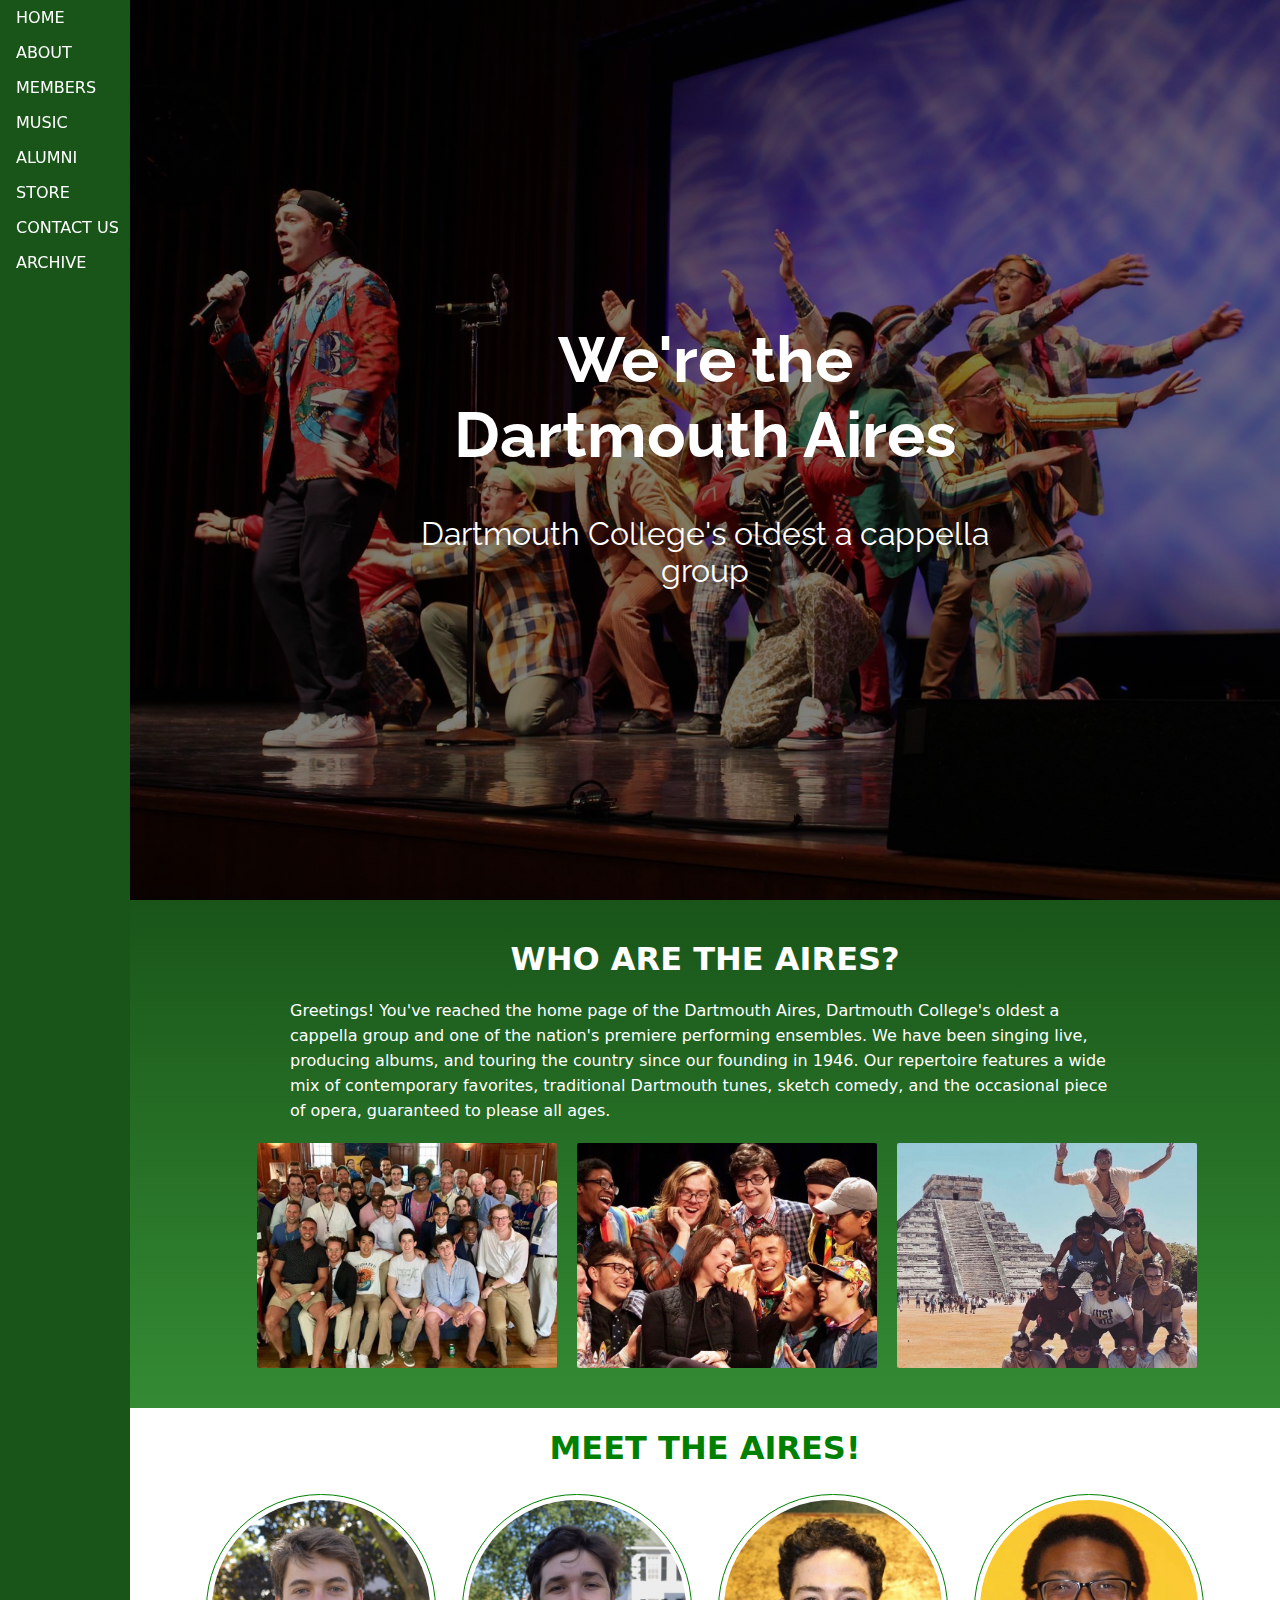
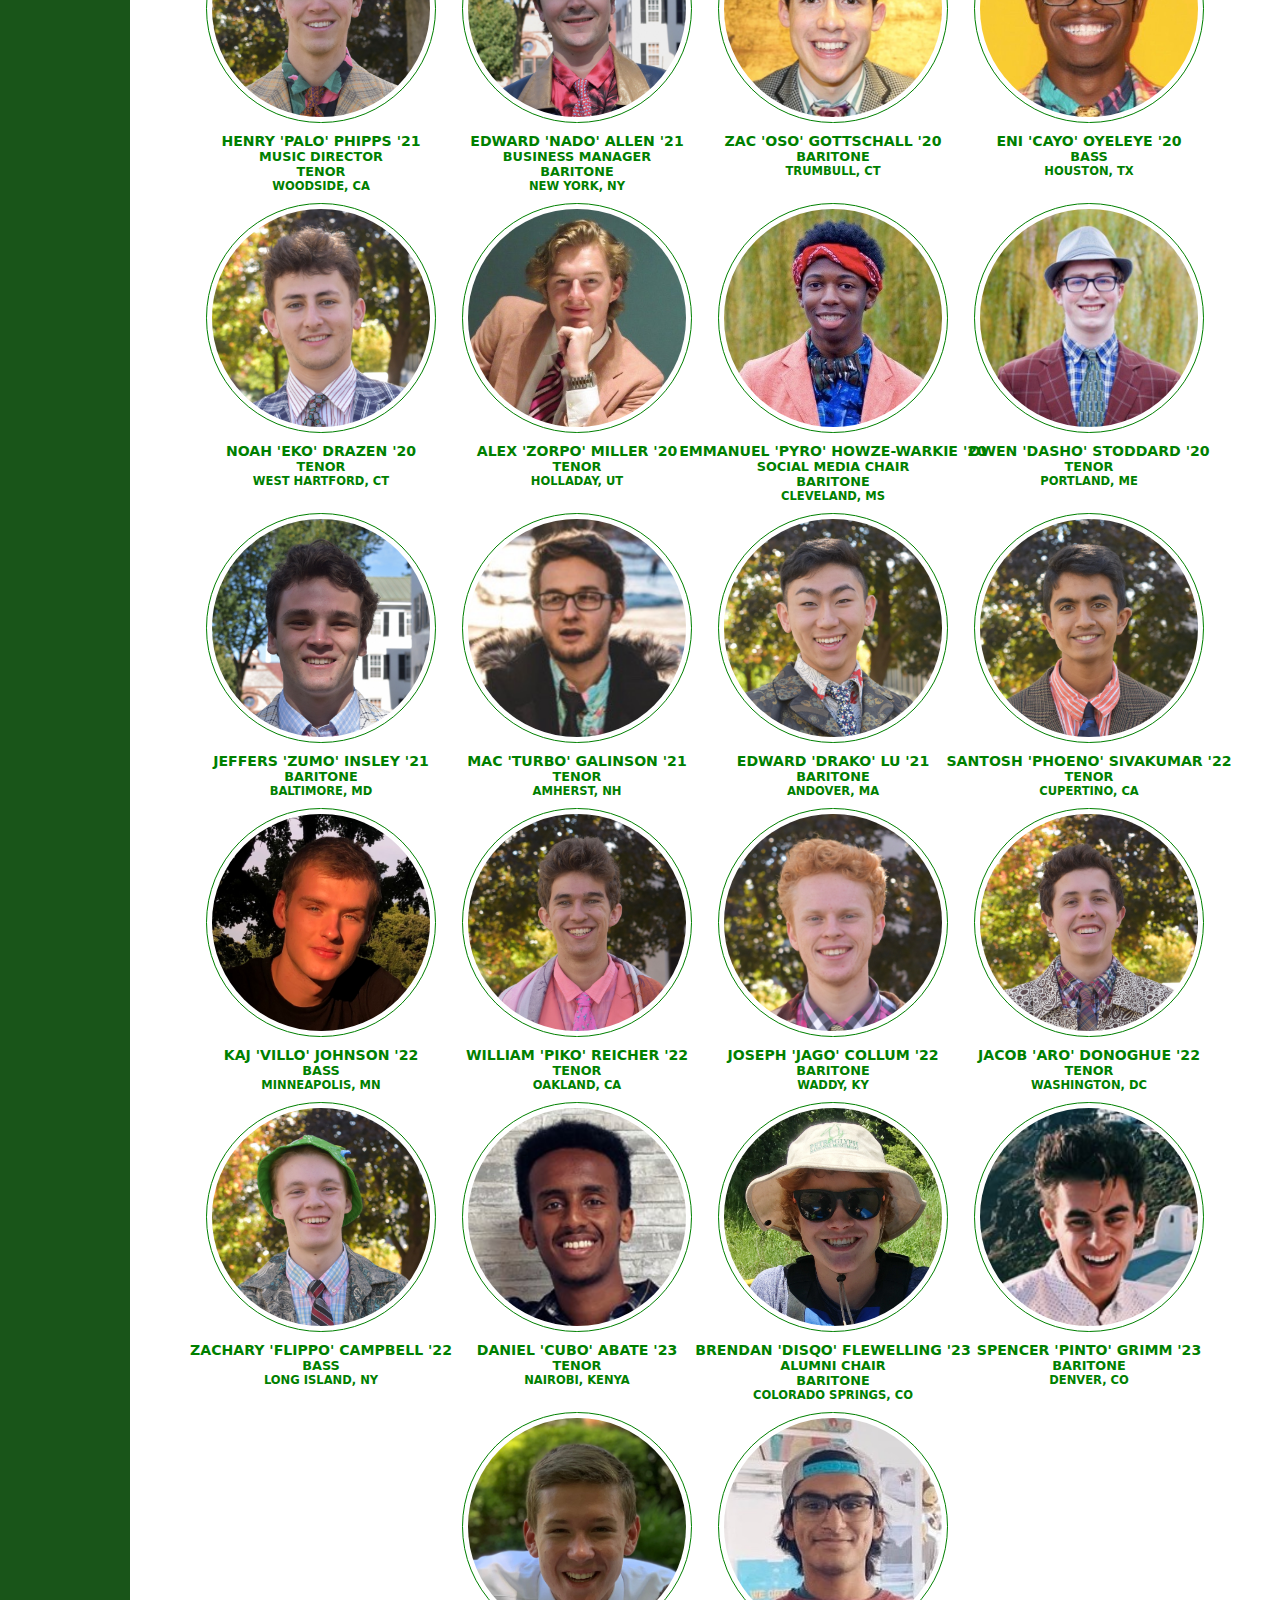
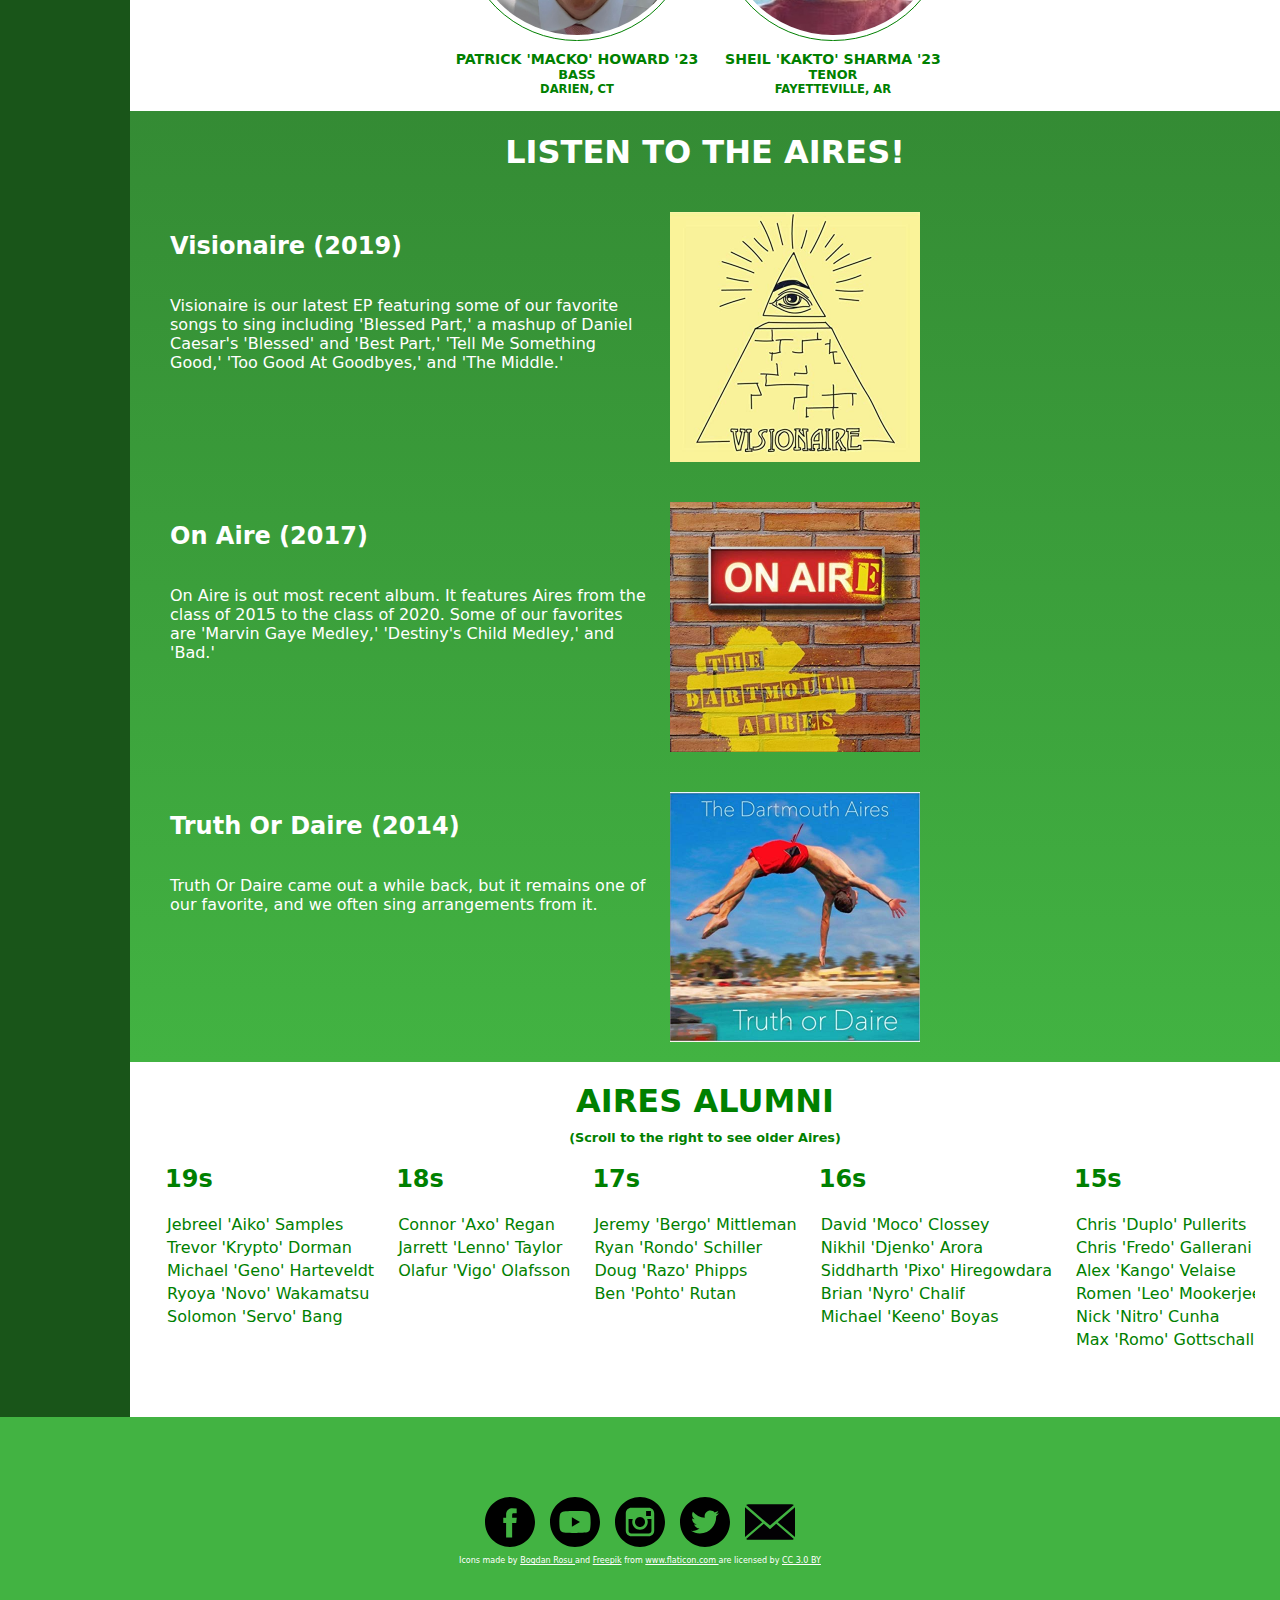
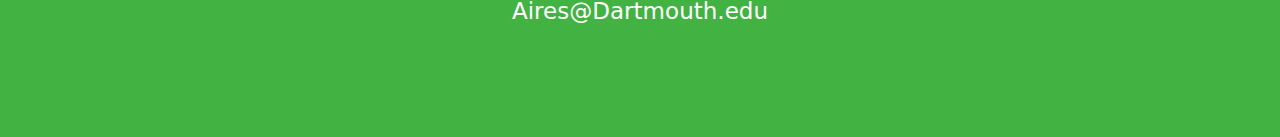
<file: index.html>
<!DOCTYPE HTML>

<html>
	<head>
        <title>The Dartmouth Aires</title>
        <meta charset="utf-8" />
		<meta name="viewport" content="width=device-width, initial-scale=1, user-scalable=no" />
        <link rel="stylesheet" href="style.css" />
        <script src="/js/jquery-3.4.1.min.js"></script>
        <link href="https://fonts.googleapis.com/css?family=Raleway|Rubik&display=swap" rel="stylesheet">
    </head>
    
	<body>
        <nav>
            <ul>
              <li><a href="#Home">HOME</a></li>
              <li><a href="#About">ABOUT</a></li>
              <li><a href="#Members">MEMBERS</a></li>
              <li><a href="#Music">MUSIC</a></li>
              <li><a href="#Alumni">ALUMNI</a></li>
              <li><a href="https://mkt.com/the-dartmouth-aires?square_lead=button">STORE</a></li>
			  <li><a href="#Contact">CONTACT US</a></li>
			  <li><a href="https://docs.google.com/forms/d/e/1FAIpQLSf-W4ZPJ9VKIRRNlpB_FnGnXV0qvsW0fiNDz5erYGcm5e_I1A/viewform?usp=sf_link">ARCHIVE</a></li>
            </ul>
          </nav>

        <main>
            <section class="Banner-image" id="Home">
                <div class="Banner-text">
                    <h1>We're the </br> Dartmouth Aires</h1>
                    <p>Dartmouth College's oldest a cappella group</p>
                </div>
            </section>
            <section class="About" id="About">
                <h1>WHO ARE THE AIRES?</h1>
                <p>
                    Greetings! You've reached the home page of the Dartmouth Aires, 
                    Dartmouth College's oldest a cappella group and one of the nation's premiere performing ensembles.  
                    We have been singing live, producing albums, and touring the country since our founding in 1946.  
                    Our repertoire features a wide mix of contemporary favorites, traditional Dartmouth tunes, 
                    sketch comedy, and the occasional piece of opera, guaranteed to please all ages.
                </p>
                <div class="About-images">
                    <img class="About-image" src="images/aboutPhotos/alumnoot.jpg">
                    <img class="About-image" src="images/aboutPhotos/turboMom.jpg">   
                    <img class="About-image" src="images/aboutPhotos/pyramidSquared.jpg">     
                </div>
                <!-- <div class="About book">
                    <p>Book us now!</p>
                </div> -->  
            </section>
            <section class="Members" id="Members">
                <h1>MEET THE AIRES!</h1>
                <div class="Members-grid" id="Members-grid"> 
                    <!-- members loaded in by loadMembers.js -->
                </div>
            </section>
            <section class="Music" id="Music">
                <h1>LISTEN TO THE AIRES!</h1>
                    <!-- albums loaded in by loadAlbums.js -->
            </section>
            <section class="Alumni" id="Alumni">
                <h1>AIRES ALUMNI</h1>
                <h3>(Scroll to the right to see older Aires)</h3>
                <div class="Alumni-classes" id="Alumni-classes">
                   <!-- alumni loaded in by loadAlumni.js -->
                </div>
            </section>
        </main>
           
        <footer class="Footer" id="Contact">
            <div class="Footer-content">
                <div class="Footer-icons">
                    <a href="http://www.facebook.com/dartmouthairessingoff"><img class="Icon" src="/images/icons/facebook.svg"></a>
                    <a href="https://www.youtube.com/channel/UCN1625OYg5U0eCD2vcdDyvg"><img class="Icon" src="/images/icons/youtube.svg"></a>
                    <a href="http://www.instagram.com/dartmouthaires"><img class="Icon" src="/images/icons/instagram.svg"></a>
                    <a href="http://www.twitter.com/dartmouthaires"><img class="Icon" src="/images/icons/twitter.svg"></a>
                    <a href="mailto:aires@dartmouth.edu"><img class="Icon" src="/images/icons/email.svg"></a>
                </div>
                <div class="Icon-disclaimer">
                    Icons made by <a href="https://www.flaticon.com/authors/bogdan-rosu" title="Bogdan Rosu">Bogdan Rosu </a>
                    and <a href="https://www.flaticon.com/authors/freepik" title="Freepik">Freepik</a>
                    from <a href="https://www.flaticon.com/" title="Flaticon">www.flaticon.com </a> 
                    are licensed by 
                    <a href="http://creativecommons.org/licenses/by/3.0/" title="Creative Commons BY 3.0" target="_blank">CC 3.0 BY</a
                ></div>
                <div class="Footer-copyright">
                    <p>Aires@Dartmouth.edu</p>
                </div>
            </div>   
        </footer>
        <script src="/js/loadMembers.js"></script>
        <script src="/js/loadAlbums.js"></script>
        <script src="/js/loadAlumni.js"></script>
        <script src="/js/stickySidebar.js"></script>
    </body>
</html>
</file>
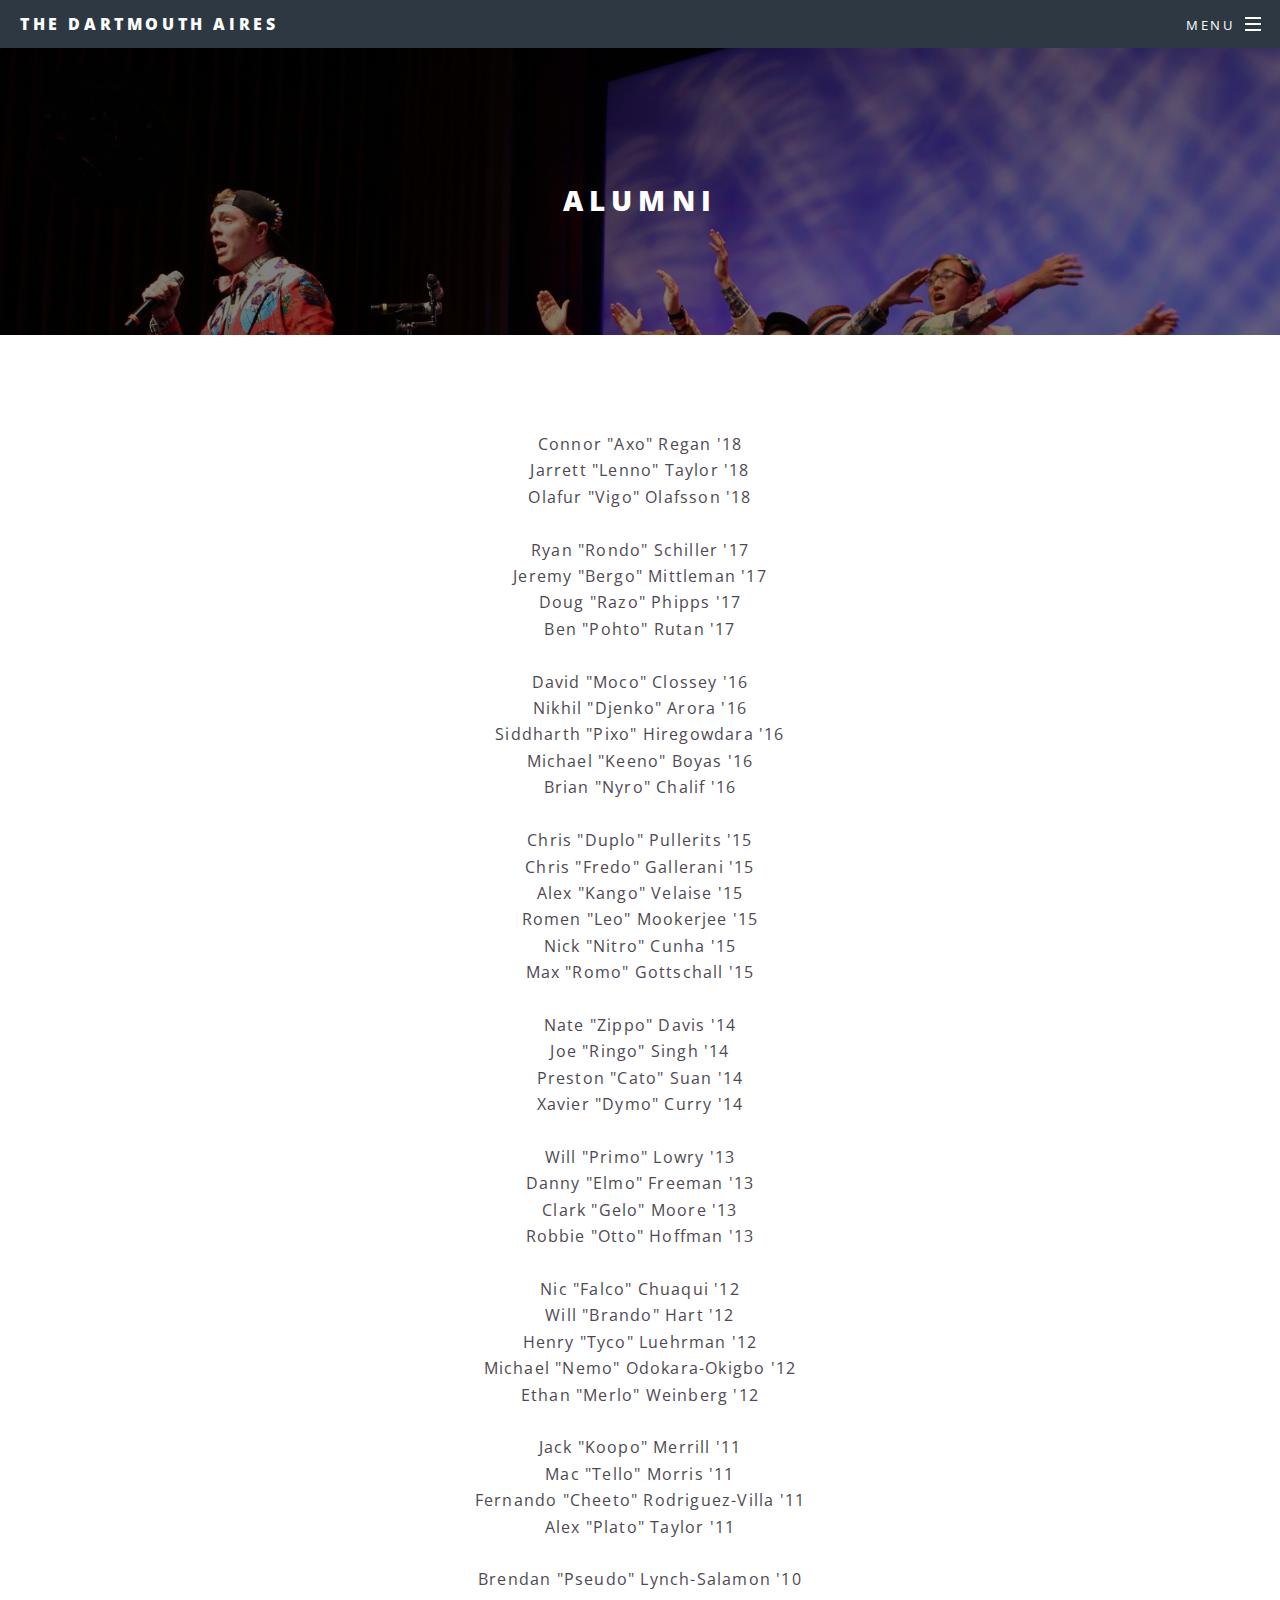
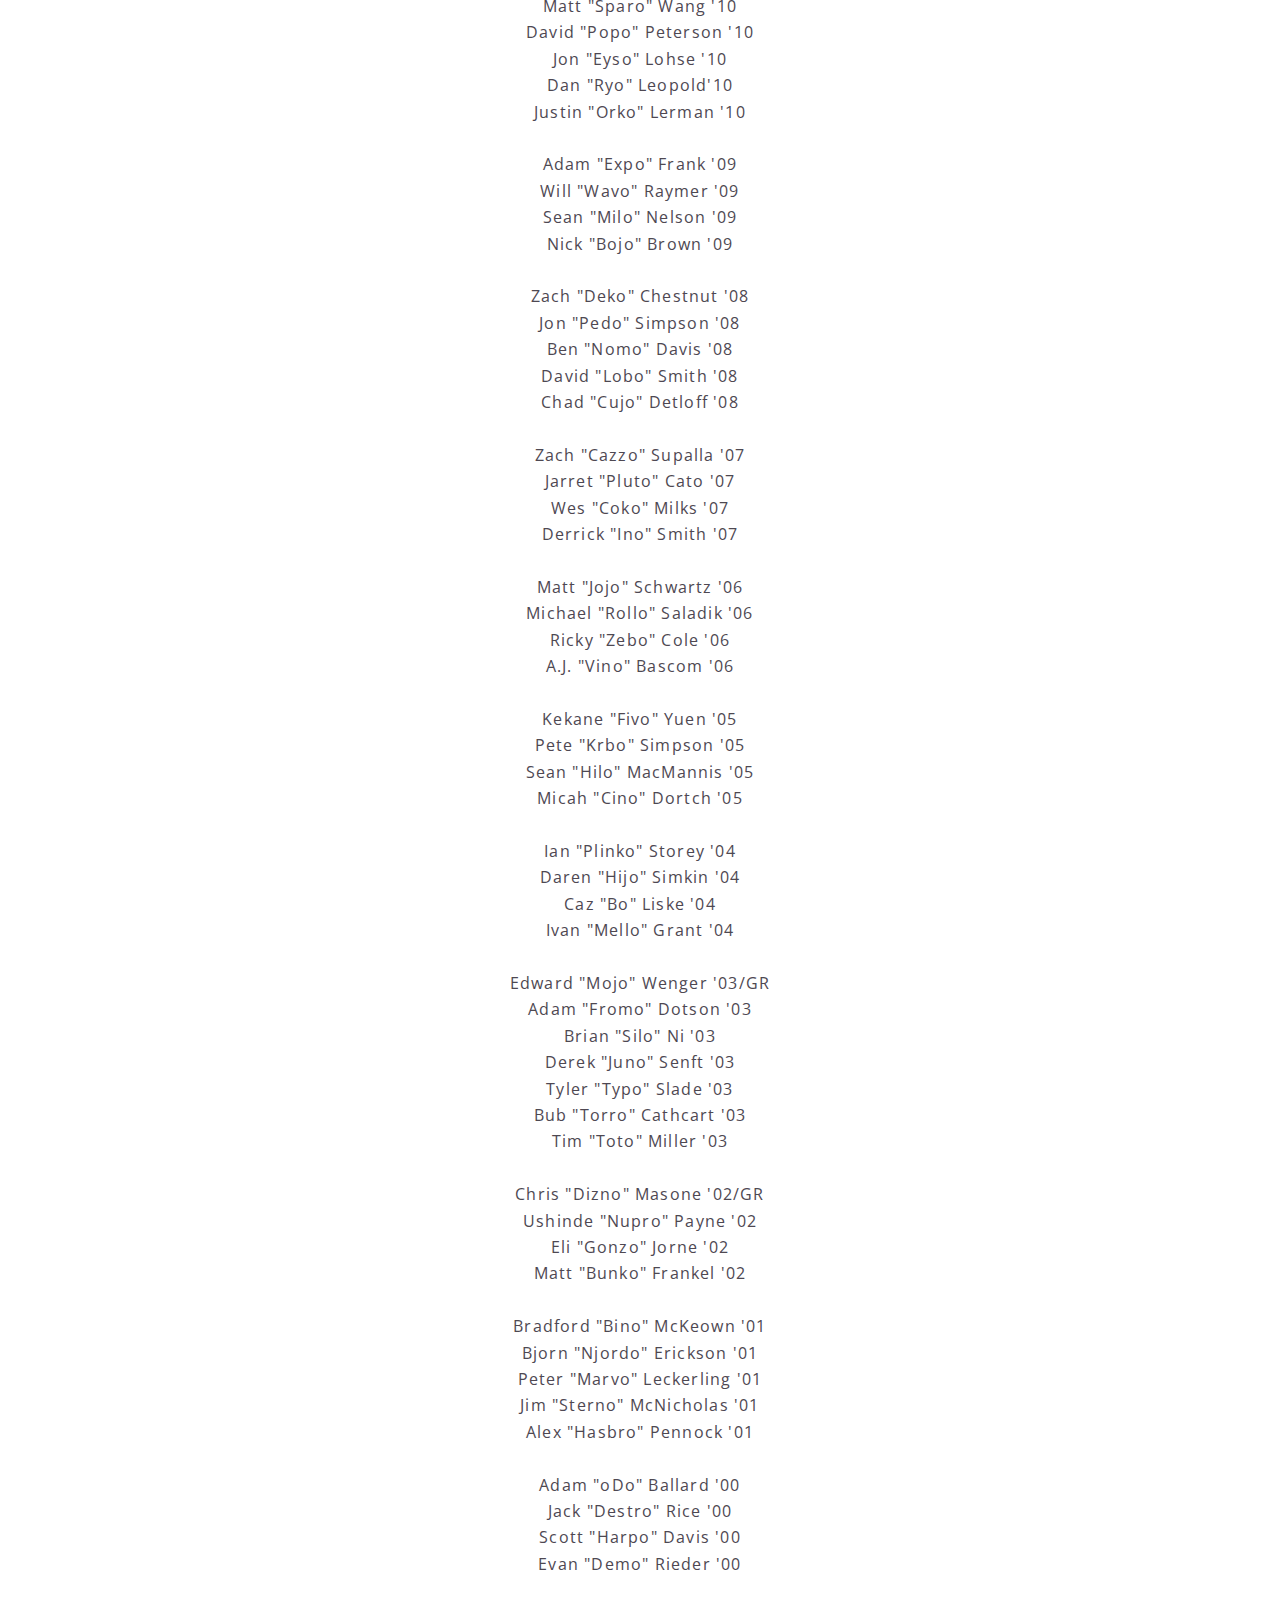
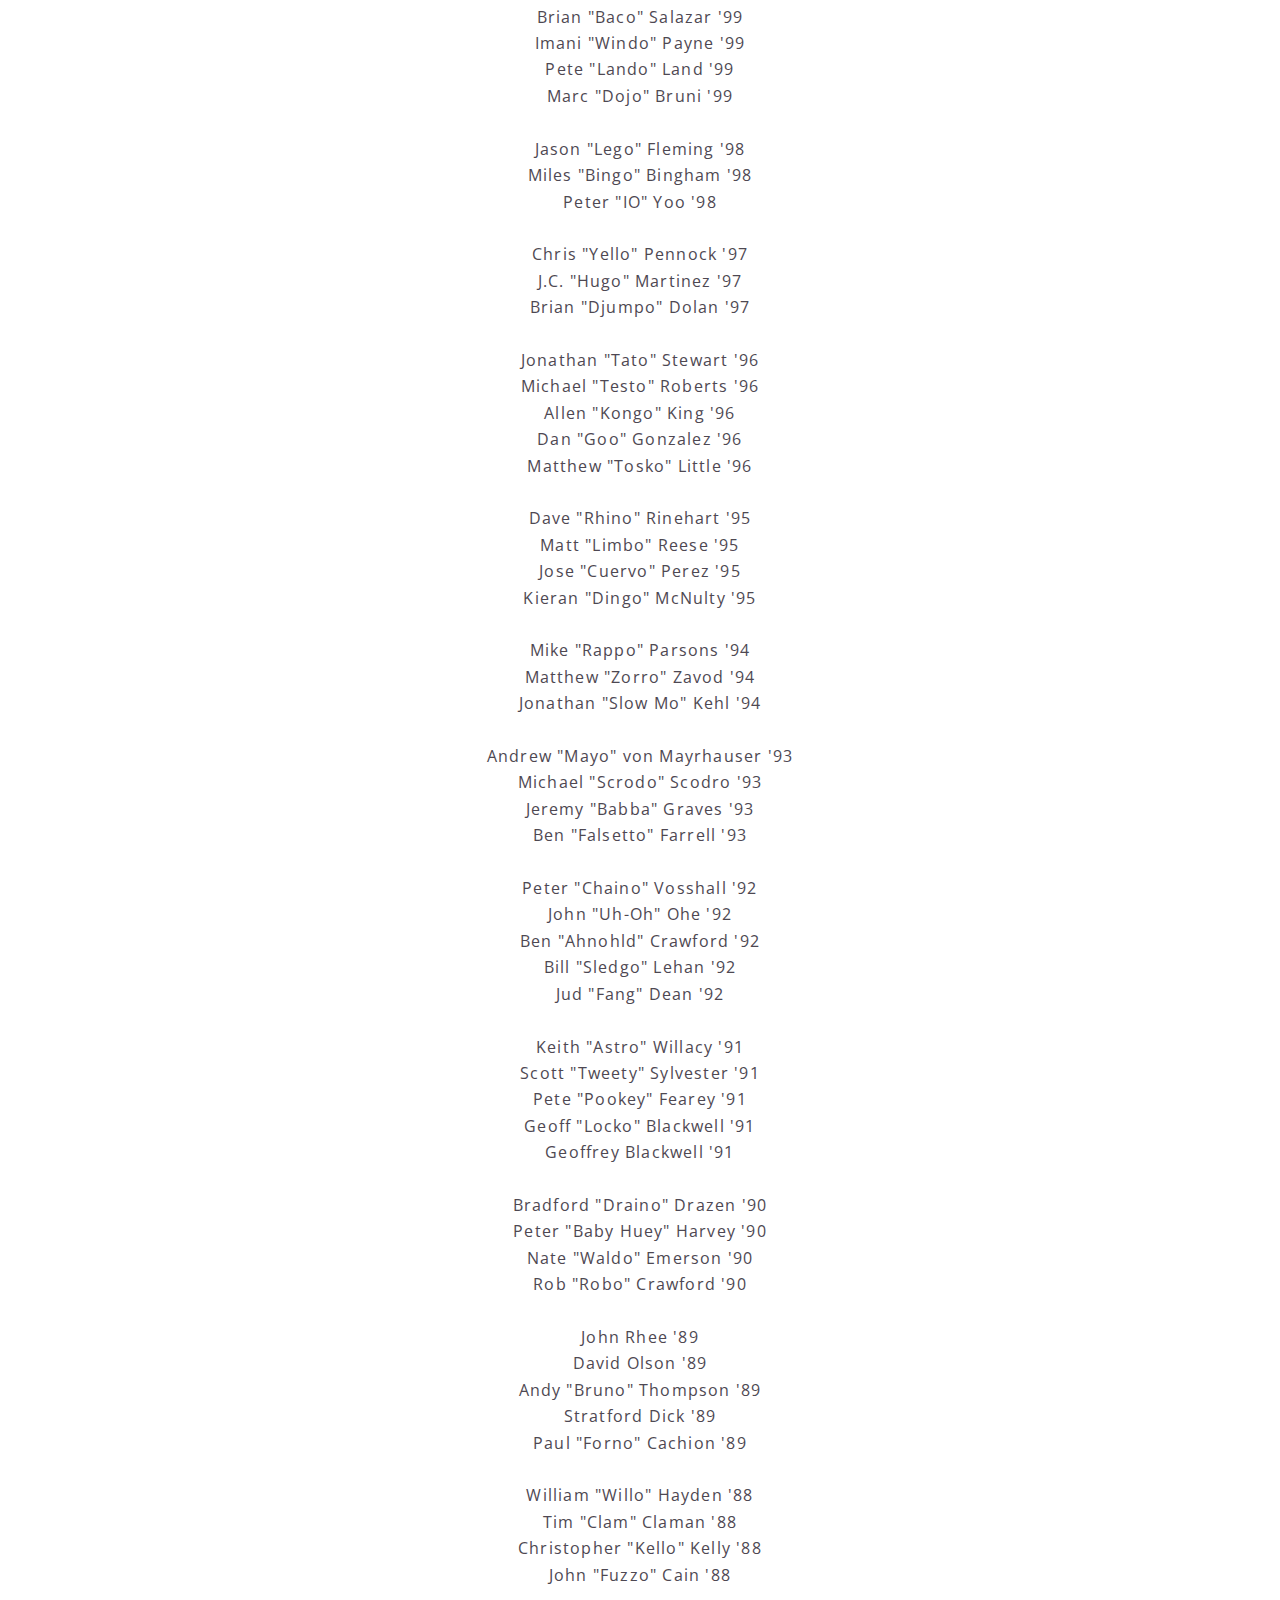
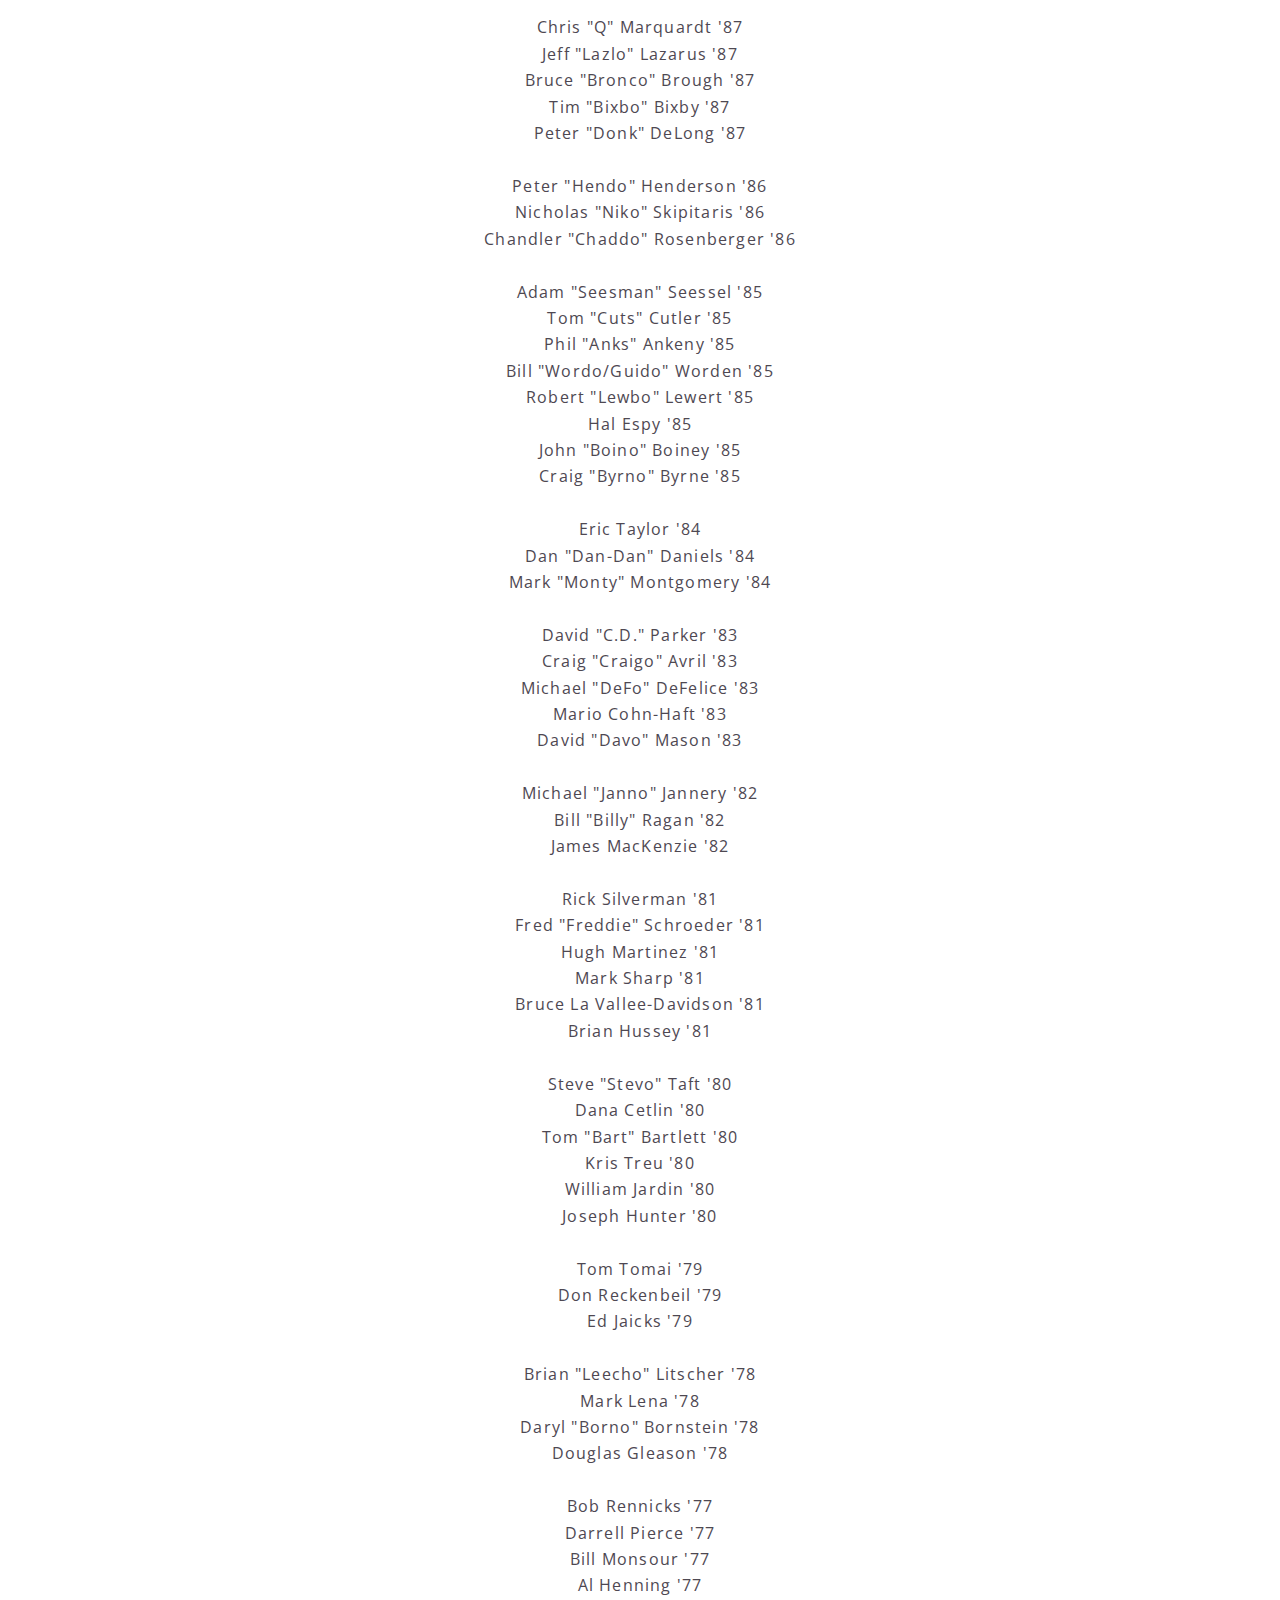
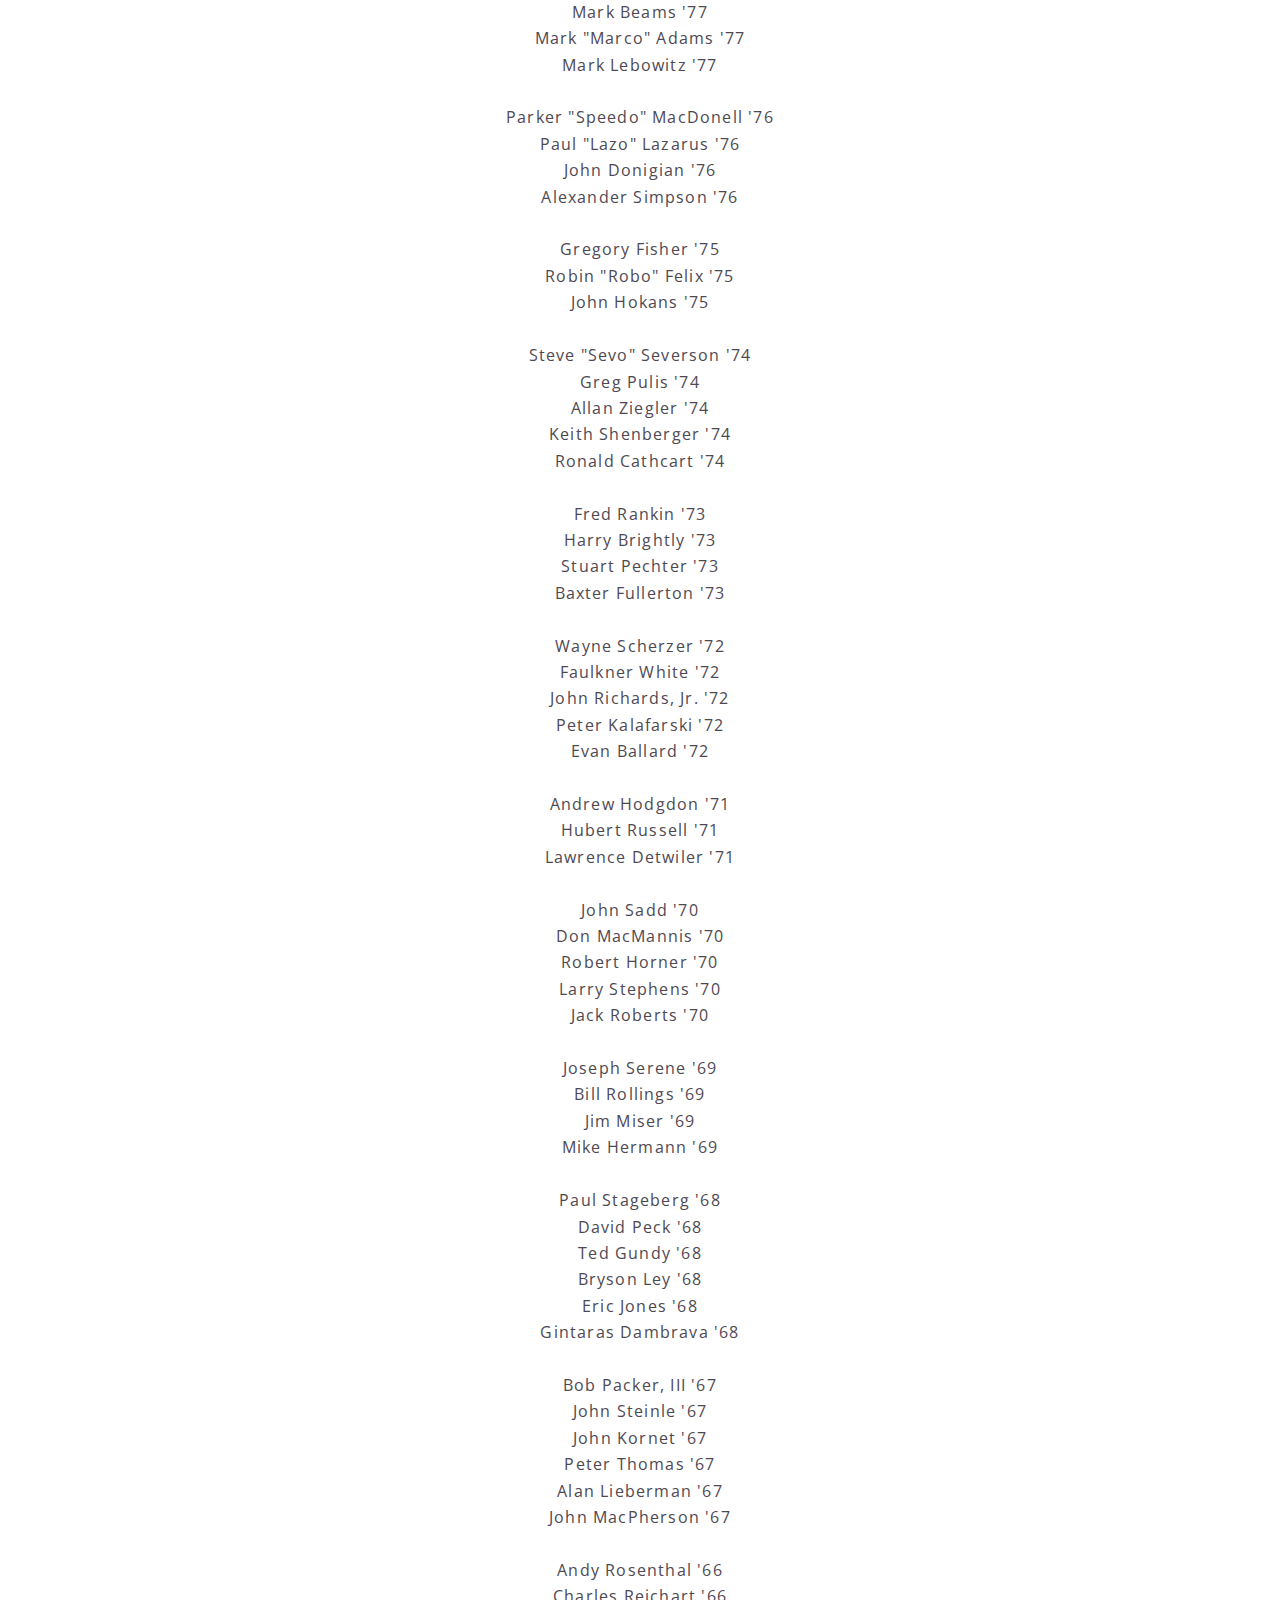
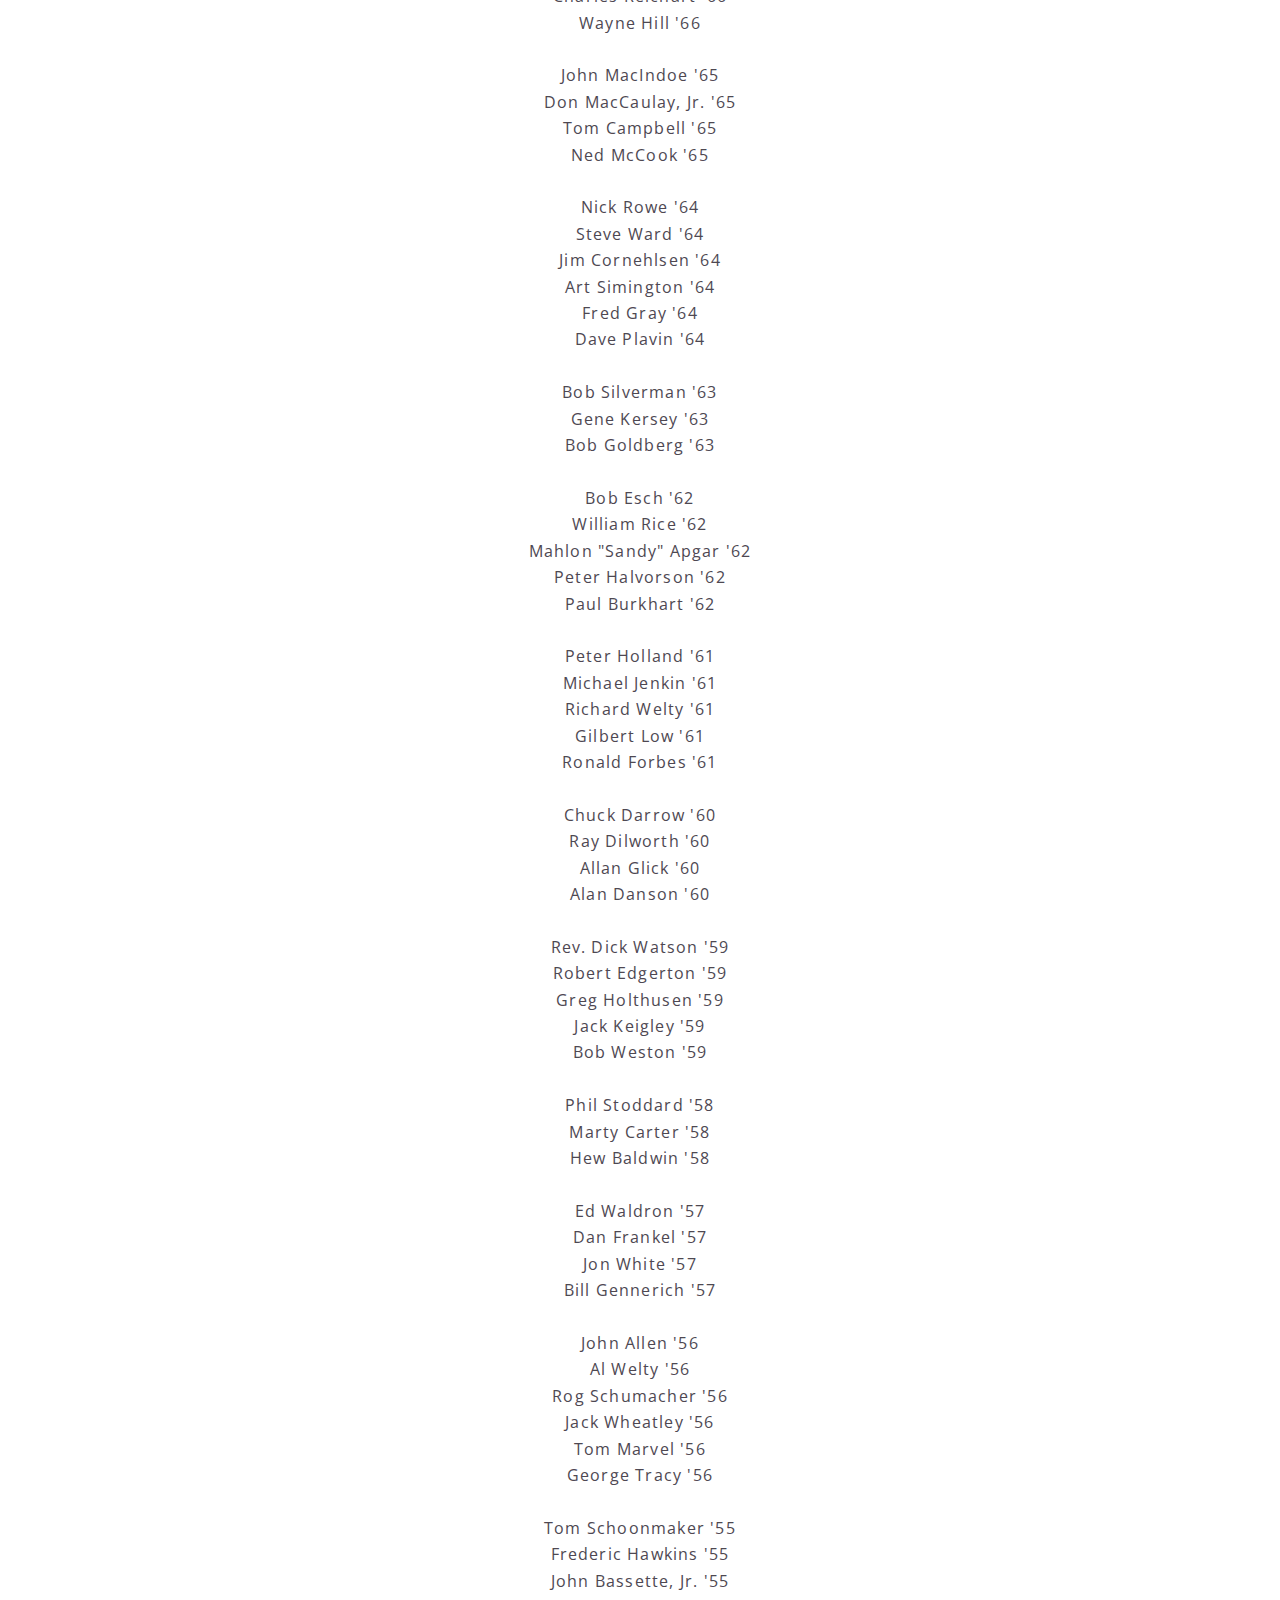
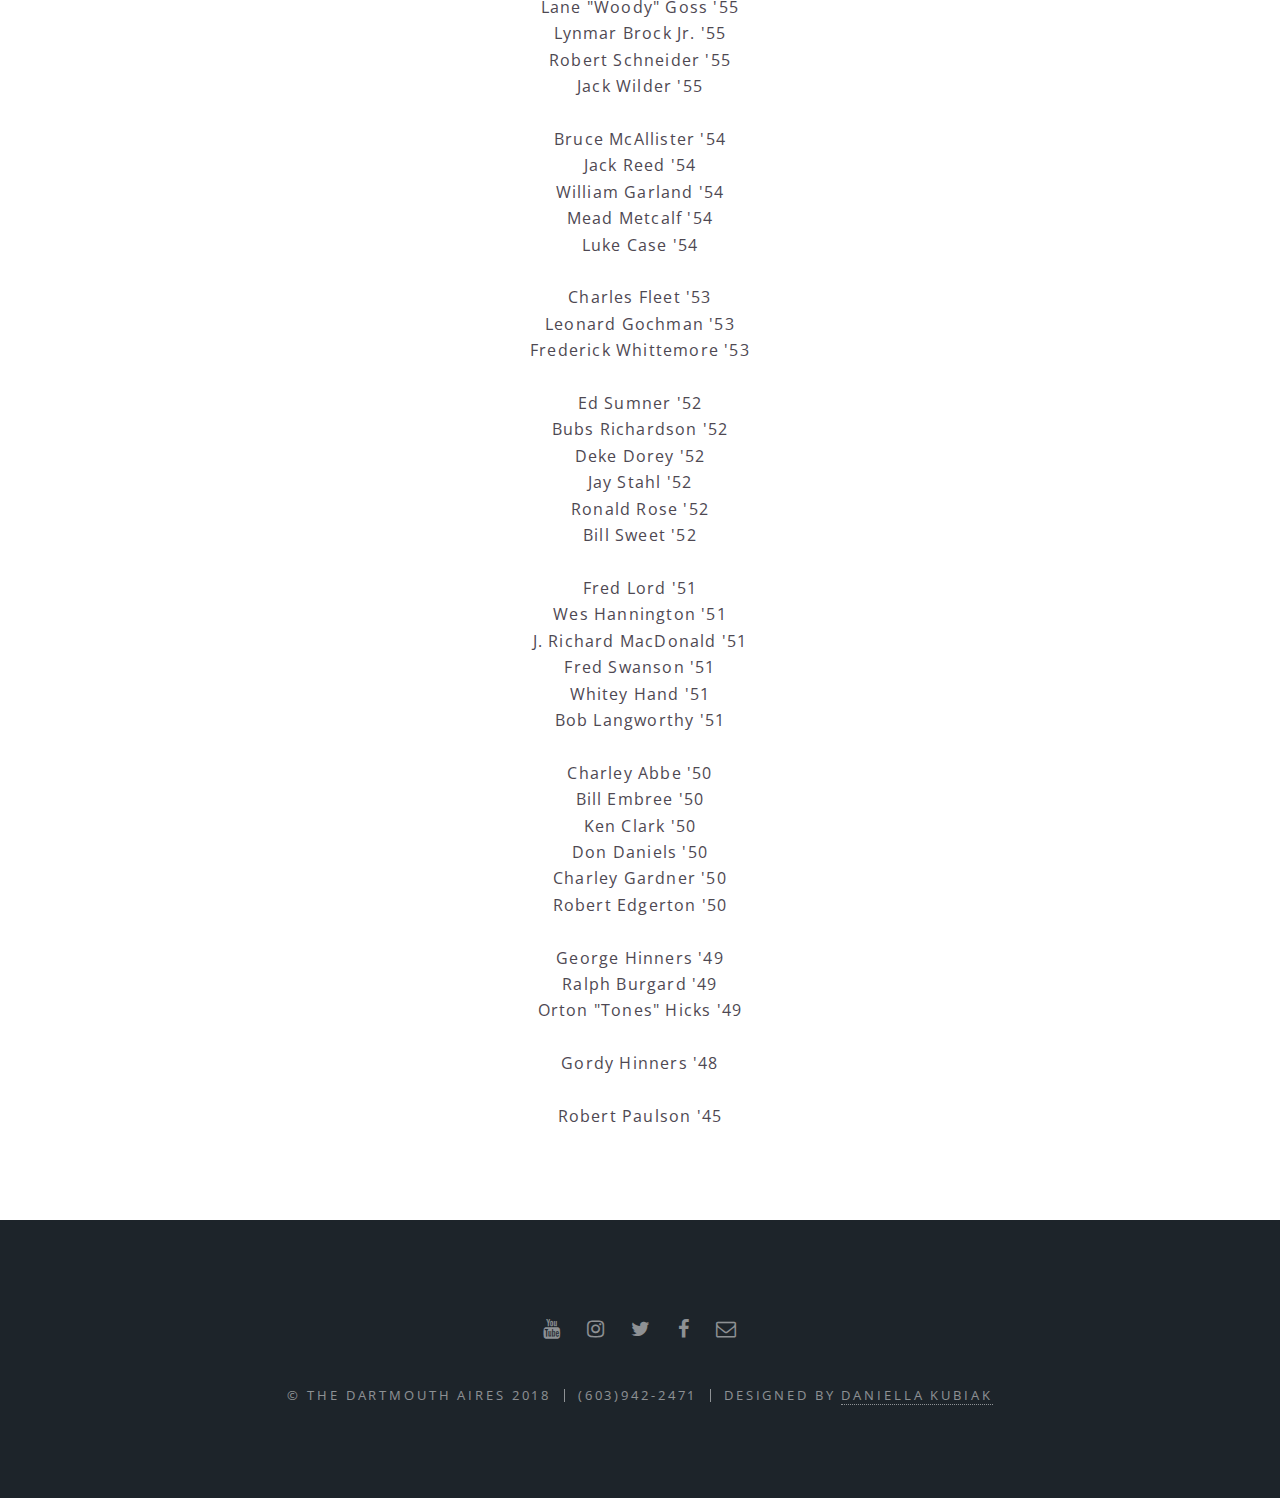
<file: airesalumni.html>
<!DOCTYPE HTML>

<html>
	<head>
		<title>Alumni</title>
		<meta charset="utf-8" />
		<meta name="viewport" content="width=device-width, initial-scale=1, user-scalable=no" />
		<link rel="stylesheet" href="assets/css/main.css" />
		<noscript><link rel="stylesheet" href="assets/css/noscript.css" /></noscript>
	</head>
	<body class="is-preload">

		<!-- Page Wrapper -->
			<div id="page-wrapper">

				<!-- Header -->
					<header id="header">
						<h1><a href="index.html">The Dartmouth Aires</a></h1>
						<nav id="nav">
							<ul>
								<li class="special">
									<a href="#menu" class="menuToggle"><span>Menu</span></a>
									<div id="menu">
										<ul>
											<li><a href="index.html">Home</a></li>
											<li><a href="airesmembers.html">Members</a></li>
											<li><a href="airesmedia.html">Media</a></li>
											<li><a href="https://mkt.com/the-dartmouth-aires?square_lead=button">Store</a></li>
											<li><a href="airesalumni.html">Alumni</a></li>
											<li><a href="https://www.dartmouthairesportal.com/alumni-portal/">Alumni Portal</a></li>
											<li><a href="https://www.dartmouthairesportal.com/undergrad-portal/">Undergrad Portal</a></li>
										</ul>
									</div>
								</li>
							</ul>
						</nav>
					</header>

				<!-- Main -->
					<article id="main">
						<header>
							<h2>Alumni</h2>
						</header>
						<section class="wrapper style5">
							<div class="inner">
								<section>

								<section>
<center>Connor "Axo" Regan '18</br>
Jarrett "Lenno" Taylor '18</br>
Olafur "Vigo" Olafsson '18</br></br>								
Ryan "Rondo" Schiller '17 </br>
Jeremy "Bergo" Mittleman '17</br>
Doug "Razo" Phipps '17</br>
Ben "Pohto" Rutan '17</br></br>
David "Moco" Clossey '16</br>
Nikhil "Djenko" Arora  '16</br>
Siddharth "Pixo" Hiregowdara '16</br>
Michael "Keeno" Boyas '16</br>
Brian "Nyro" Chalif '16 </br></br>
Chris "Duplo" Pullerits '15</br>
Chris "Fredo" Gallerani '15</br>
Alex "Kango" Velaise '15</br>
Romen "Leo" Mookerjee '15</br>
Nick "Nitro" Cunha '15</br>
Max "Romo" Gottschall '15</br></br>
Nate "Zippo" Davis '14</br>
Joe "Ringo" Singh '14</br>
Preston "Cato" Suan '14</br>
Xavier "Dymo" Curry '14</br></br>

Will "Primo" Lowry '13</br>
Danny "Elmo" Freeman '13</br>
Clark "Gelo" Moore '13</br>
Robbie "Otto" Hoffman '13</br></br>
Nic "Falco" Chuaqui '12</br>
Will "Brando" Hart '12</br>
Henry "Tyco" Luehrman '12</br>
Michael "Nemo" Odokara-Okigbo '12</br>
Ethan "Merlo" Weinberg '12</br></br>

Jack "Koopo" Merrill '11</br>
Mac "Tello" Morris '11</br>
Fernando "Cheeto" Rodriguez-Villa '11</br>
Alex "Plato" Taylor '11</br></br>
Brendan "Pseudo" Lynch-Salamon '10</br>
Matt "Sparo" Wang '10</br>
David "Popo" Peterson '10</br>
Jon "Eyso" Lohse '10</br>
Dan "Ryo" Leopold'10</br>
Justin "Orko" Lerman '10</br></br>

Adam "Expo" Frank '09</br>
Will "Wavo" Raymer '09</br>
Sean "Milo" Nelson '09</br>
Nick "Bojo" Brown '09 </br></br>
Zach "Deko" Chestnut '08</br>
Jon "Pedo" Simpson '08</br>
Ben "Nomo" Davis '08</br>
David "Lobo" Smith '08</br>
Chad "Cujo" Detloff '08</br></br>

Zach "Cazzo" Supalla '07</br>
Jarret "Pluto" Cato '07</br>
Wes "Coko" Milks '07</br>
Derrick "Ino" Smith '07 </br></br>
 Matt "Jojo" Schwartz '06</br>
Michael "Rollo" Saladik '06</br>
Ricky "Zebo" Cole '06</br>
A.J. "Vino" Bascom '06 </br></br>

Kekane "Fivo" Yuen '05</br>
Pete "Krbo" Simpson '05</br>
Sean "Hilo" MacMannis '05</br>
Micah "Cino" Dortch '05 </br></br>
Ian "Plinko" Storey '04</br>
Daren "Hijo" Simkin '04</br>
Caz "Bo" Liske '04</br>
Ivan "Mello" Grant '04 </br></br>

Edward "Mojo" Wenger '03/GR</br>
Adam "Fromo" Dotson '03</br>
Brian "Silo" Ni '03</br>
Derek "Juno" Senft '03</br>
Tyler "Typo" Slade '03</br>
Bub "Torro" Cathcart '03</br>
Tim "Toto" Miller '03</br></br>
Chris "Dizno" Masone '02/GR</br>
Ushinde "Nupro" Payne '02</br>
Eli "Gonzo" Jorne '02</br>
Matt "Bunko" Frankel '02 </br></br>

Bradford "Bino" McKeown '01</br>
Bjorn "Njordo" Erickson '01</br>
Peter "Marvo" Leckerling '01</br>
Jim "Sterno" McNicholas '01</br>
Alex "Hasbro" Pennock '01</br></br>
Adam "oDo" Ballard '00</br>
Jack "Destro" Rice '00</br>
Scott "Harpo" Davis '00</br>
Evan "Demo" Rieder '00 </br></br>

Brian "Baco" Salazar '99</br>
Imani "Windo" Payne '99</br>
Pete "Lando" Land '99</br>
Marc "Dojo" Bruni '99</br></br>
Jason "Lego" Fleming '98</br>
Miles "Bingo" Bingham '98</br>
Peter "IO" Yoo '98</br></br>

Chris "Yello" Pennock '97</br>
J.C. "Hugo" Martinez '97</br>
Brian "Djumpo" Dolan '97</br></br>
Jonathan "Tato" Stewart '96</br>
Michael "Testo" Roberts '96</br>
Allen "Kongo" King '96</br>
Dan "Goo" Gonzalez '96</br>
Matthew "Tosko" Little '96</br></br>

Dave "Rhino" Rinehart '95</br>
Matt "Limbo" Reese '95</br>
Jose "Cuervo" Perez '95</br>
Kieran "Dingo" McNulty '95</br></br>
Mike "Rappo" Parsons '94</br>
Matthew "Zorro" Zavod '94</br>
Jonathan "Slow Mo" Kehl '94 </br></br>

Andrew "Mayo" von Mayrhauser '93</br>
Michael "Scrodo" Scodro '93</br>
Jeremy "Babba" Graves '93</br>
Ben "Falsetto" Farrell '93</br></br>
 Peter "Chaino" Vosshall '92</br>
John "Uh-Oh" Ohe '92</br>
Ben "Ahnohld" Crawford '92</br>
Bill "Sledgo" Lehan '92</br>
Jud "Fang" Dean '92</br></br>

Keith "Astro" Willacy '91</br>
Scott "Tweety" Sylvester '91</br>
Pete "Pookey" Fearey '91</br>
Geoff "Locko" Blackwell '91</br>
Geoffrey Blackwell '91</br></br>

Bradford "Draino" Drazen '90</br>
Peter "Baby Huey" Harvey '90</br>
Nate "Waldo" Emerson '90</br>
Rob "Robo" Crawford '90</br></br>

John Rhee '89</br>
David Olson '89</br>
Andy "Bruno" Thompson '89</br>
Stratford Dick '89</br>
Paul "Forno" Cachion '89</br></br>
William "Willo" Hayden '88</br>
Tim "Clam" Claman '88</br>
Christopher "Kello" Kelly '88</br>
John "Fuzzo" Cain '88</br></br>

Chris "Q" Marquardt '87</br>
Jeff "Lazlo" Lazarus '87</br>
Bruce "Bronco" Brough '87</br>
Tim "Bixbo" Bixby '87</br>
Peter "Donk" DeLong '87</br></br>
Peter "Hendo" Henderson '86</br>
Nicholas "Niko" Skipitaris '86</br>
Chandler "Chaddo" Rosenberger '86</br></br>

Adam "Seesman" Seessel '85</br>
Tom "Cuts" Cutler '85</br>
Phil "Anks" Ankeny '85</br>
Bill "Wordo/Guido" Worden '85</br>
Robert "Lewbo" Lewert '85</br>
Hal Espy '85</br>
John "Boino" Boiney '85</br>
Craig "Byrno" Byrne '85</br></br>
Eric Taylor '84</br>
Dan "Dan-Dan" Daniels '84</br>
Mark "Monty" Montgomery '84</br></br>

David "C.D." Parker '83</br>
Craig "Craigo" Avril '83</br>
Michael "DeFo" DeFelice '83</br>
Mario Cohn-Haft '83</br>
David "Davo" Mason '83</br></br>
Michael "Janno" Jannery '82</br>
Bill "Billy" Ragan '82</br>
James MacKenzie '82</br></br>

Rick Silverman '81</br>
Fred "Freddie" Schroeder '81</br>
Hugh Martinez '81</br>
Mark Sharp '81</br>
Bruce La Vallee-Davidson '81</br>
Brian Hussey '81</br></br>
Steve "Stevo" Taft '80</br>
Dana Cetlin '80</br>
Tom "Bart" Bartlett '80</br>
Kris Treu '80</br>
William Jardin '80</br>
Joseph Hunter '80</br></br>

Tom Tomai '79</br>
Don Reckenbeil '79</br>
Ed Jaicks '79</br></br>
Brian "Leecho" Litscher '78</br>
Mark Lena '78</br>
Daryl "Borno" Bornstein '78</br>
Douglas Gleason '78</br></br>

Bob Rennicks '77</br>
Darrell Pierce '77</br>
Bill Monsour '77</br>
Al Henning '77</br>
Mark Beams '77</br>
Mark "Marco" Adams '77</br>
Mark Lebowitz '77</br></br>
Parker "Speedo" MacDonell '76</br>
Paul "Lazo" Lazarus '76</br>
John Donigian '76</br>
Alexander Simpson '76</br></br>

Gregory Fisher '75</br>
Robin "Robo" Felix '75</br>
John Hokans '75</br></br>
Steve "Sevo" Severson '74</br>
Greg Pulis '74</br>
Allan Ziegler '74</br>
Keith Shenberger '74</br>
Ronald Cathcart '74</br></br>

Fred Rankin '73</br>
Harry Brightly '73</br>
Stuart Pechter '73</br>
Baxter Fullerton '73</br></br>
Wayne Scherzer '72</br>
Faulkner White '72</br>
John Richards, Jr. '72</br>
Peter Kalafarski '72</br>
Evan Ballard '72</br></br>

Andrew Hodgdon '71</br>
Hubert Russell '71</br>
Lawrence Detwiler '71</br></br>
John Sadd '70</br>
Don MacMannis '70</br>
Robert Horner '70</br>
Larry Stephens '70</br>
Jack Roberts '70</br></br>

Joseph Serene '69</br>
Bill Rollings '69</br>
Jim Miser '69</br>
Mike Hermann '69</br></br>
Paul Stageberg '68</br>
David Peck '68</br>
Ted Gundy '68</br>
Bryson Ley '68</br>
Eric Jones '68</br>
Gintaras Dambrava '68</br></br>

Bob Packer, III '67</br>
John Steinle '67</br>
John Kornet '67</br>
Peter Thomas '67</br>
Alan Lieberman '67</br>
John MacPherson '67</br></br>
Andy Rosenthal '66</br>
Charles Reichart '66</br>
Wayne Hill '66</br></br>

John MacIndoe '65</br>
Don MacCaulay, Jr. '65</br>
Tom Campbell '65</br>
Ned McCook '65</br></br>
Nick Rowe '64</br>
Steve Ward '64</br>
Jim Cornehlsen '64</br>
Art Simington '64</br>
Fred Gray '64</br>
Dave Plavin '64</br></br>

Bob Silverman '63</br>
Gene Kersey '63</br>
Bob Goldberg '63</br></br>
Bob Esch '62</br>
William Rice '62</br>
Mahlon "Sandy" Apgar '62</br>
Peter Halvorson '62</br>
Paul Burkhart '62</br></br>

Peter Holland '61</br>
Michael Jenkin '61</br>
Richard Welty '61</br>
Gilbert Low '61</br>
Ronald Forbes '61</br></br>
Chuck Darrow '60</br>
Ray Dilworth '60</br>
Allan Glick '60</br>
Alan Danson '60</br></br>

Rev. Dick Watson '59</br>
Robert Edgerton '59</br>
Greg Holthusen '59</br>
Jack Keigley '59</br>
Bob Weston '59</br></br>
Phil Stoddard '58</br>
Marty Carter '58</br>
 Hew Baldwin '58</br></br>

Ed Waldron '57</br>
Dan Frankel '57</br>
Jon White '57</br>
Bill Gennerich '57</br></br>
John Allen '56</br>
Al Welty '56</br>
Rog Schumacher '56</br>
Jack Wheatley '56</br>
Tom Marvel '56</br>
George Tracy '56</br></br>

Tom Schoonmaker '55</br>
Frederic Hawkins '55</br>
John Bassette, Jr. '55</br>
Lane "Woody" Goss '55</br>
Lynmar Brock Jr. '55</br>
Robert Schneider '55</br>
Jack Wilder '55</br></br>
Bruce McAllister '54</br>
Jack Reed '54</br>
William Garland '54</br>
Mead Metcalf '54</br>
Luke Case '54</br></br>

Charles Fleet '53</br>
Leonard Gochman '53</br>
Frederick Whittemore '53</br></br>
Ed Sumner '52</br>
Bubs Richardson '52</br>
Deke Dorey '52</br>
Jay Stahl '52</br>
Ronald Rose '52</br>
Bill Sweet '52</br></br>

Fred Lord '51</br>
Wes Hannington '51</br>
J. Richard MacDonald '51</br>
Fred Swanson '51</br>
Whitey Hand '51</br>
Bob Langworthy '51</br></br>
Charley Abbe '50</br>
Bill Embree '50</br>
Ken Clark '50</br>
Don Daniels '50</br>
Charley Gardner '50</br>
Robert Edgerton '50</br></br>

George Hinners '49</br>
Ralph Burgard '49</br>
Orton "Tones" Hicks '49</br></br>
Gordy Hinners '48</br></br>
Robert Paulson '45</br></br></center>


							
						</section>
					</article>

				<!-- Footer -->
					<footer id="footer">
						<ul class="icons">
							<li><a href="https://www.youtube.com/channel/UCN1625OYg5U0eCD2vcdDyvg" class="icon fa-youtube"><span class="label">Youtube</span></a></li>
							<li><a href="http://www.instagram.com/dartmouthaires" class="icon fa-instagram"><span class="label">Instagram</span></a></li>
							<li><a href="http://www.twitter.com/dartmouthaires" class="icon fa-twitter"><span class="label">Twitter</span></a></li>
							<li><a href="http://www.facebook.com/dartmouthairessingoff" class="icon fa-facebook"><span class="label">Facebook</span></a></li>
							<li><a href="mailto:aires@dartmouth.edu" class="icon fa-envelope-o"><span class="label">Email</span></a></li>
						</ul>
						<ul class="copyright">
							<li>&copy; The Dartmouth Aires 2018</li><li>(603)942-2471</li><li>Designed by  <a href="mailto:daniella.kubiak.20@dartmouth.edu" target="_top">Daniella Kubiak</a></li>
						</ul>
					</footer>

			</div>

		<!-- Scripts -->
			<script src="assets/js/jquery.min.js"></script>
			<script src="assets/js/jquery.scrollex.min.js"></script>
			<script src="assets/js/jquery.scrolly.min.js"></script>
			<script src="assets/js/browser.min.js"></script>
			<script src="assets/js/breakpoints.min.js"></script>
			<script src="assets/js/util.js"></script>
			<script src="assets/js/main.js"></script>

	</body>
</html>
</file>
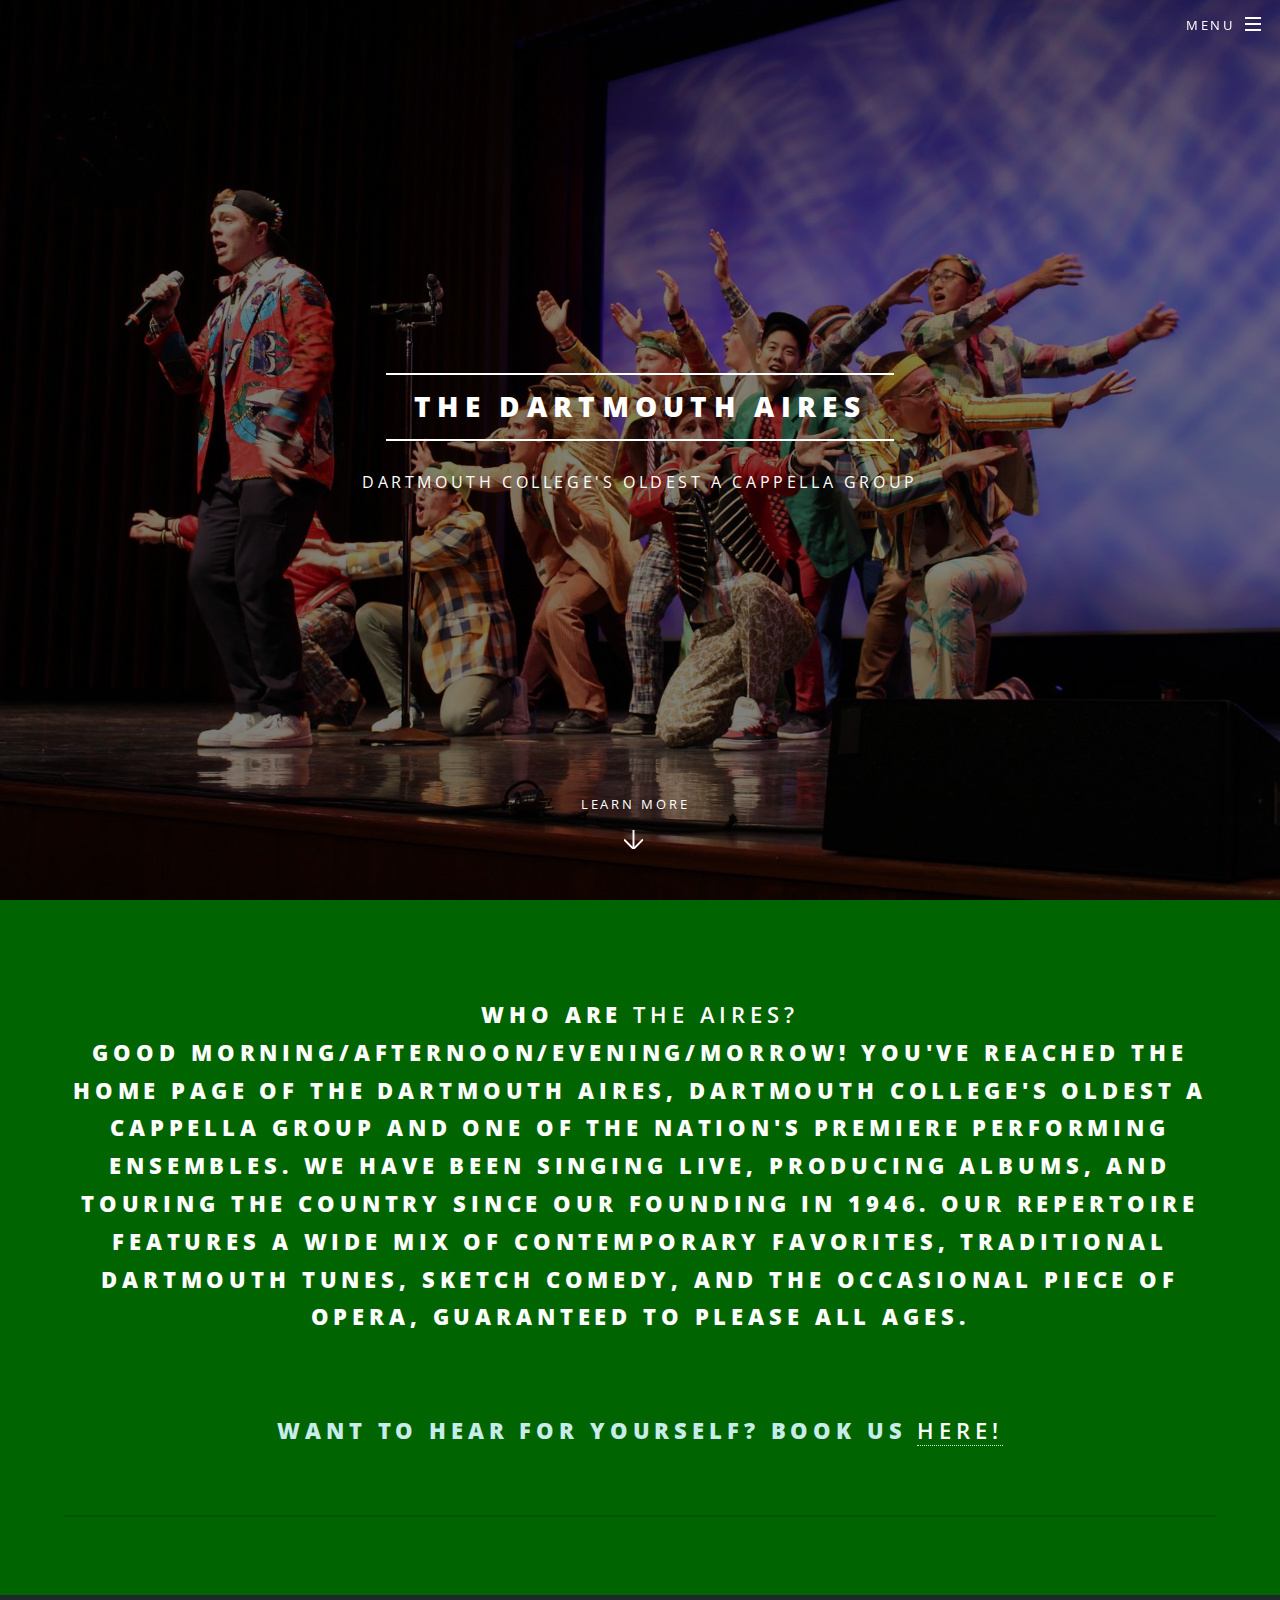
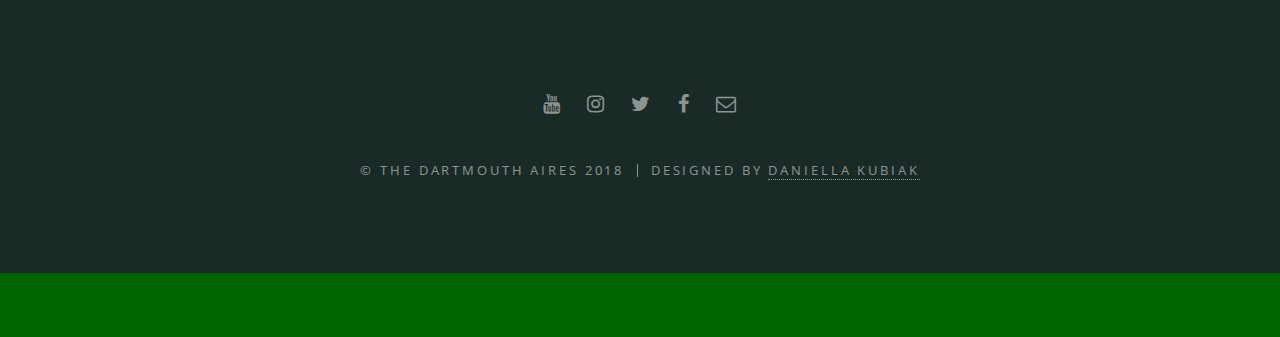
<file: aireshome.html>
<!DOCTYPE HTML>

<html>
	<head>
		<title>The Dartmouth Aires</title>
		<meta charset="utf-8" />
		<meta name="viewport" content="width=device-width, initial-scale=1, user-scalable=no" />
		<link rel="stylesheet" href="assets/css/main.css" />
		<noscript><link rel="stylesheet" href="assets/css/noscript.css" /></noscript>
	</head>
	<body class="landing is-preload">

		<!-- Page Wrapper -->
			<div id="page-wrapper">

				<!-- Header -->
					<header id="header" class="alt">
						<h1><a href="aireshome.html">The Dartmouth Aires</a></h1>
						<nav id="nav">
							<ul>
								<li class="special">
									<a href="#menu" class="menuToggle"><span>Menu</span></a>
									<div id="menu">
										<ul>
											<li><a href="aireshome.html">Home</a></li>
											<li><a href="airesmembers.html">Members</a></li>
											<li><a href="airesmedia.html">Media</a></li>
											<li><a href="https://mkt.com/the-dartmouth-aires?square_lead=button">Store</a></li>
											<li><a href="airesalumni.html">Alumni</a></li>
											<li><a href="https://www.dartmouthairesportal.com">Portal</a></li>
											
											
										</ul>
									</div>
								</li>
							</ul>
						</nav>
					</header>

				<!-- Banner -->
					<section id="banner">
						<div class="inner">
							<h2>The Dartmouth Aires</h2>
							<p>Dartmouth College's oldest a cappella group<br />		
							<!-- OPTION FOR AN ENTER BUTTON
							
								<ul class="actions special">
								<li><a href="#" class="button primary">Enter</a></li>
							</ul> -->
						</div>
						<a href="#one" class="more scrolly">Learn More</a>
					</section>

				<!-- One -->
					<section id="one" class="wrapper style1 special">
						<div class="inner">
							<header class="major">
								<h2>Who are <strong>The Aires?</strong><br />
								Good Morning/Afternoon/Evening/Morrow! You've reached the home page of the Dartmouth Aires, Dartmouth College's oldest a cappella group and one of the nation's premiere performing ensembles.  We have been singing live, producing albums, and touring the country since our founding in 1946.  Our repertoire features a wide mix of contemporary favorites, traditional Dartmouth tunes, sketch comedy, and the occasional piece of opera, guaranteed to please all ages.</br></br>
								</br><p>Want to hear for yourself? Book us <a href="mailto:aires@dartmouth.edu" target="_top" /a><strong>here!</strong></p>
							</header>
							<!-- <ul class="icons major">
								<li><span class="icon fa-diamond major style1"><span class="label">Lorem</span></span></li>
								<li><span class="icon fa-heart-o major style2"><span class="label">Ipsum</span></span></li>
								<li><span class="icon fa-code major style3"><span class="label">Dolor</span></span></li>
							</ul>-->
						</div>
				<!-- Footer -->
					<footer id="footer">
						<ul class="icons">
							<li><a href="https://www.youtube.com/channel/UCN1625OYg5U0eCD2vcdDyvg" class="icon fa-youtube"><span class="label">Youtube</span></a></li>
							<li><a href="http://www.instagram.com/dartmouthaires" class="icon fa-instagram"><span class="label">Instagram</span></a></li>
							<li><a href="http://www.twitter.com/dartmouthaires" class="icon fa-twitter"><span class="label">Twitter</span></a></li>
							<li><a href="http://www.facebook.com/dartmouthairessingoff" class="icon fa-facebook"><span class="label">Facebook</span></a></li>
							<li><a href="mailto:aires@dartmouth.edu" class="icon fa-envelope-o"><span class="label">Email</span></a></li>
						</ul>
						<ul class="copyright">
							<li>&copy; The Dartmouth Aires 2018</li><li>Designed by  <a href="mailto:daniella.kubiak.20@dartmouth.edu" target="_top">Daniella Kubiak</a></li>
						</ul>
					</footer>


			</div>

		<!-- Scripts -->
			<script src="assets/js/jquery.min.js"></script>
			<script src="assets/js/jquery.scrollex.min.js"></script>
			<script src="assets/js/jquery.scrolly.min.js"></script>
			<script src="assets/js/browser.min.js"></script>
			<script src="assets/js/breakpoints.min.js"></script>
			<script src="assets/js/util.js"></script>
			<script src="assets/js/main.js"></script>

	</body>
</html>
</file>
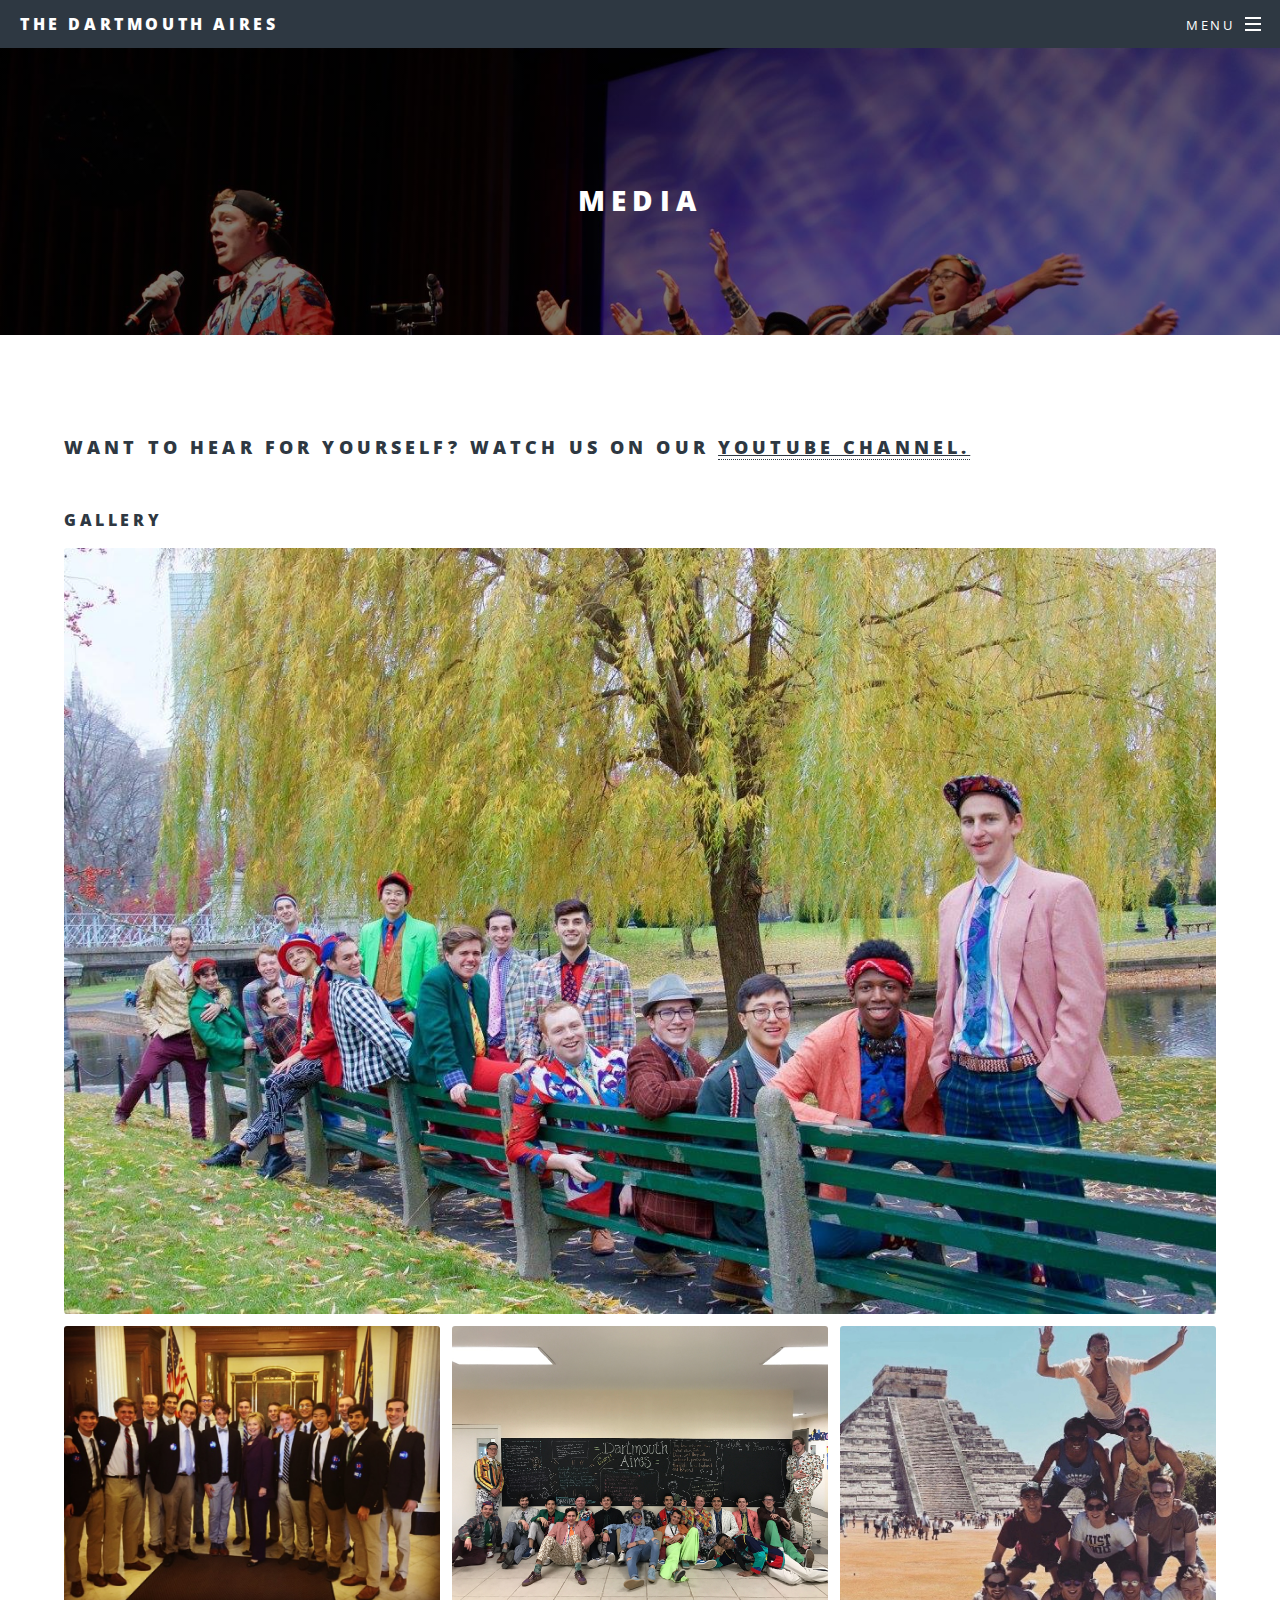
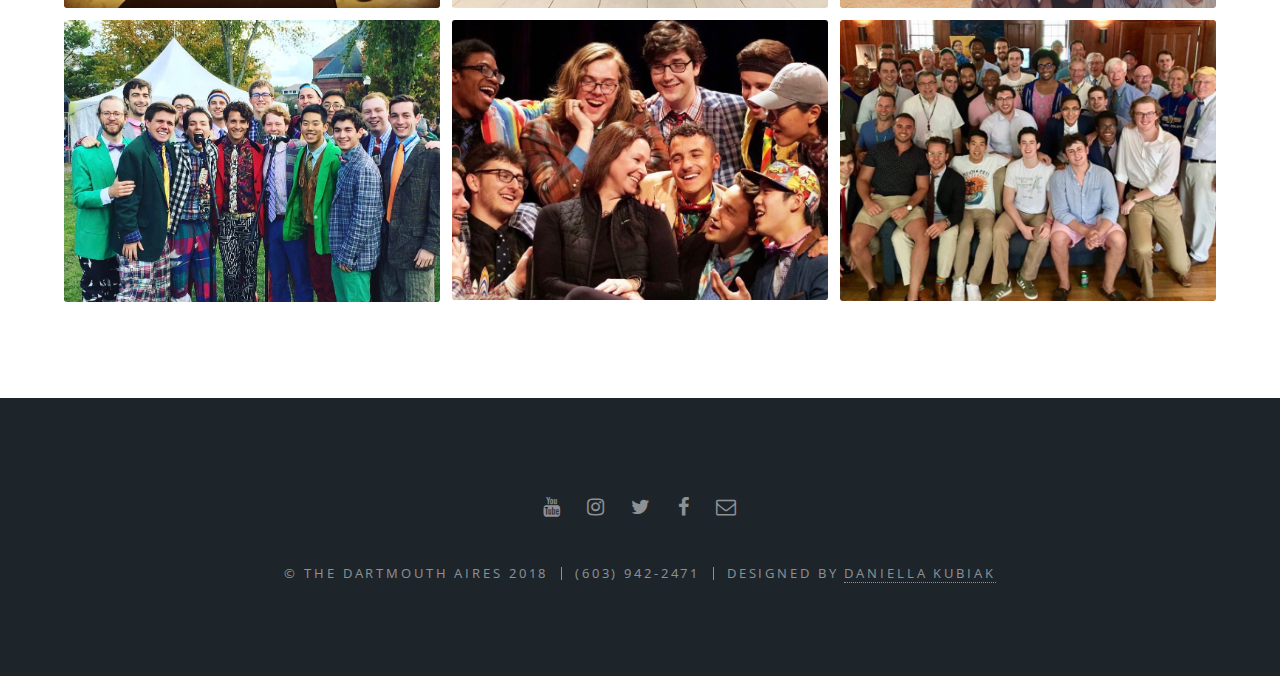
<file: airesmedia.html>
<!DOCTYPE HTML>

<html>
	<head>
		<title>Media</title>
		<meta charset="utf-8" />
		<meta name="viewport" content="width=device-width, initial-scale=1, user-scalable=no" />
		<link rel="stylesheet" href="assets/css/main.css" />
		<noscript><link rel="stylesheet" href="assets/css/noscript.css" /></noscript>
	</head>
	<body class="is-preload">

		<!-- Page Wrapper -->
			<div id="page-wrapper">

				<!-- Header -->
					<header id="header">
						<h1><a href="index.html">The Dartmouth Aires</a></h1>
						<nav id="nav">
							<ul>
								<li class="special">
									<a href="#menu" class="menuToggle"><span>Menu</span></a>
									<div id="menu">
										<ul>
											<li><a href="index.html">Home</a></li>
											<li><a href="airesmembers.html">Members</a></li>
											<li><a href="airesmedia.html">Media</a></li>
											<li><a href="https://mkt.com/the-dartmouth-aires?square_lead=button">Store</a></li>
											<li><a href="airesalumni.html">Alumni</a></li>
											<li><a href="https://www.dartmouthairesportal.com/alumni-portal/">Alumni Portal</a></li>
											<li><a href="https://www.dartmouthairesportal.com/undergrad-portal/">Undergrad Portal</a></li>
										</ul>
									</div>
								</li>
							</ul>
						</nav>
					</header>

				<!-- Main -->
					<article id="main">
						<header>
							<h2>Media</h2>
						</header>
						<section class="wrapper style5">
							<div class="inner">
								<section>

								<section>
									<h3>Want to hear for yourself? Watch us on our <a href="https://www.youtube.com/channel/UCN1625OYg5U0eCD2vcdDyvg/"><u>youtube channel.</u></a></h3></br>
									<h4>Gallery</h4>
									<div class="box alt">
										<div class="row gtr-50 gtr-uniform">
											<div class="col-12"><span class="image fit"><img src="images/bencouldntbemoreawk.jpg" alt="" /></span></div>
											<div class="col-4"><span class="image fit"><img src="images/mom.jpg" alt="" /></span></div>
											<div class="col-4"><span class="image fit"><img src="images/blackboard.jpg" alt="" /></span></div>
											<div class="col-4"><span class="image fit"><img src="images/mexico copy.jpg" alt="" /></span></div>
											<div class="col-4"><span class="image fit"><img src="images/mic copy.jpg" alt="" /></span></div>
											<div class="col-4"><span class="image fit"><img src="images/woman copy.jpg" alt="" /></span></div>
											<div class="col-4"><span class="image fit"><img src="images/alums.jpg" alt="" /></span></div>
				<!-- copy and paste one of the lines above and change 'images/_____.jpg' to the name of the photo (in the images album) that you want to put on the site-->											
										</div>
									</div>
							</div>
							
						</section>
					</article>

				<!-- Footer -->
					<footer id="footer">
						<ul class="icons">
							<li><a href="https://www.youtube.com/channel/UCN1625OYg5U0eCD2vcdDyvg" class="icon fa-youtube"><span class="label">Youtube</span></a></li>
							<li><a href="http://www.instagram.com/dartmouthaires" class="icon fa-instagram"><span class="label">Instagram</span></a></li>
							<li><a href="http://www.twitter.com/dartmouthaires" class="icon fa-twitter"><span class="label">Twitter</span></a></li>
							<li><a href="http://www.facebook.com/dartmouthairessingoff" class="icon fa-facebook"><span class="label">Facebook</span></a></li>
							<li><a href="mailto:aires@dartmouth.edu" class="icon fa-envelope-o"><span class="label">Email</span></a></li>
						</ul>
						<ul class="copyright">
							<li>&copy; The Dartmouth Aires 2018</li><li>(603) 942-2471</li><li>Designed by  <a href="mailto:daniella.kubiak.20@dartmouth.edu" target="_top">Daniella Kubiak</a></li>
						</ul>
					</footer>

			</div>

		<!-- Scripts -->
			<script src="assets/js/jquery.min.js"></script>
			<script src="assets/js/jquery.scrollex.min.js"></script>
			<script src="assets/js/jquery.scrolly.min.js"></script>
			<script src="assets/js/browser.min.js"></script>
			<script src="assets/js/breakpoints.min.js"></script>
			<script src="assets/js/util.js"></script>
			<script src="assets/js/main.js"></script>

	</body>
</html>
</file>
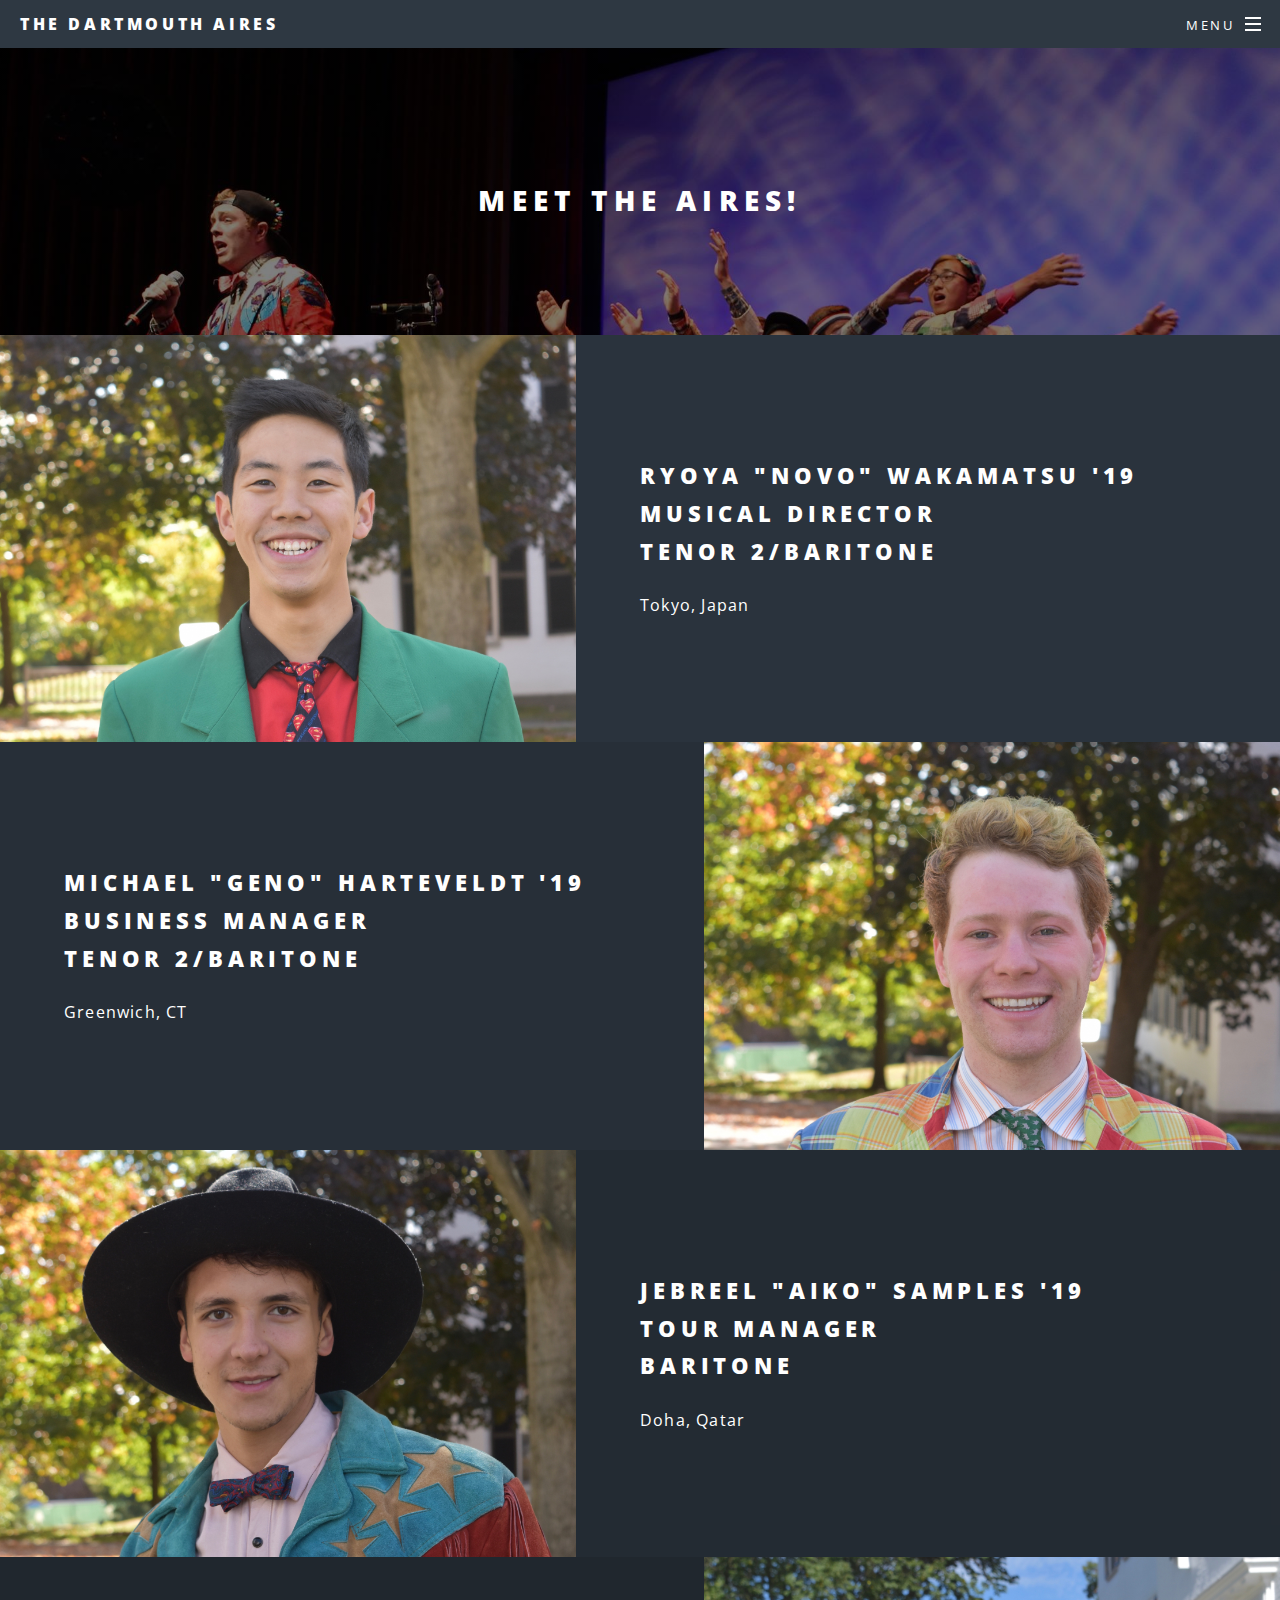
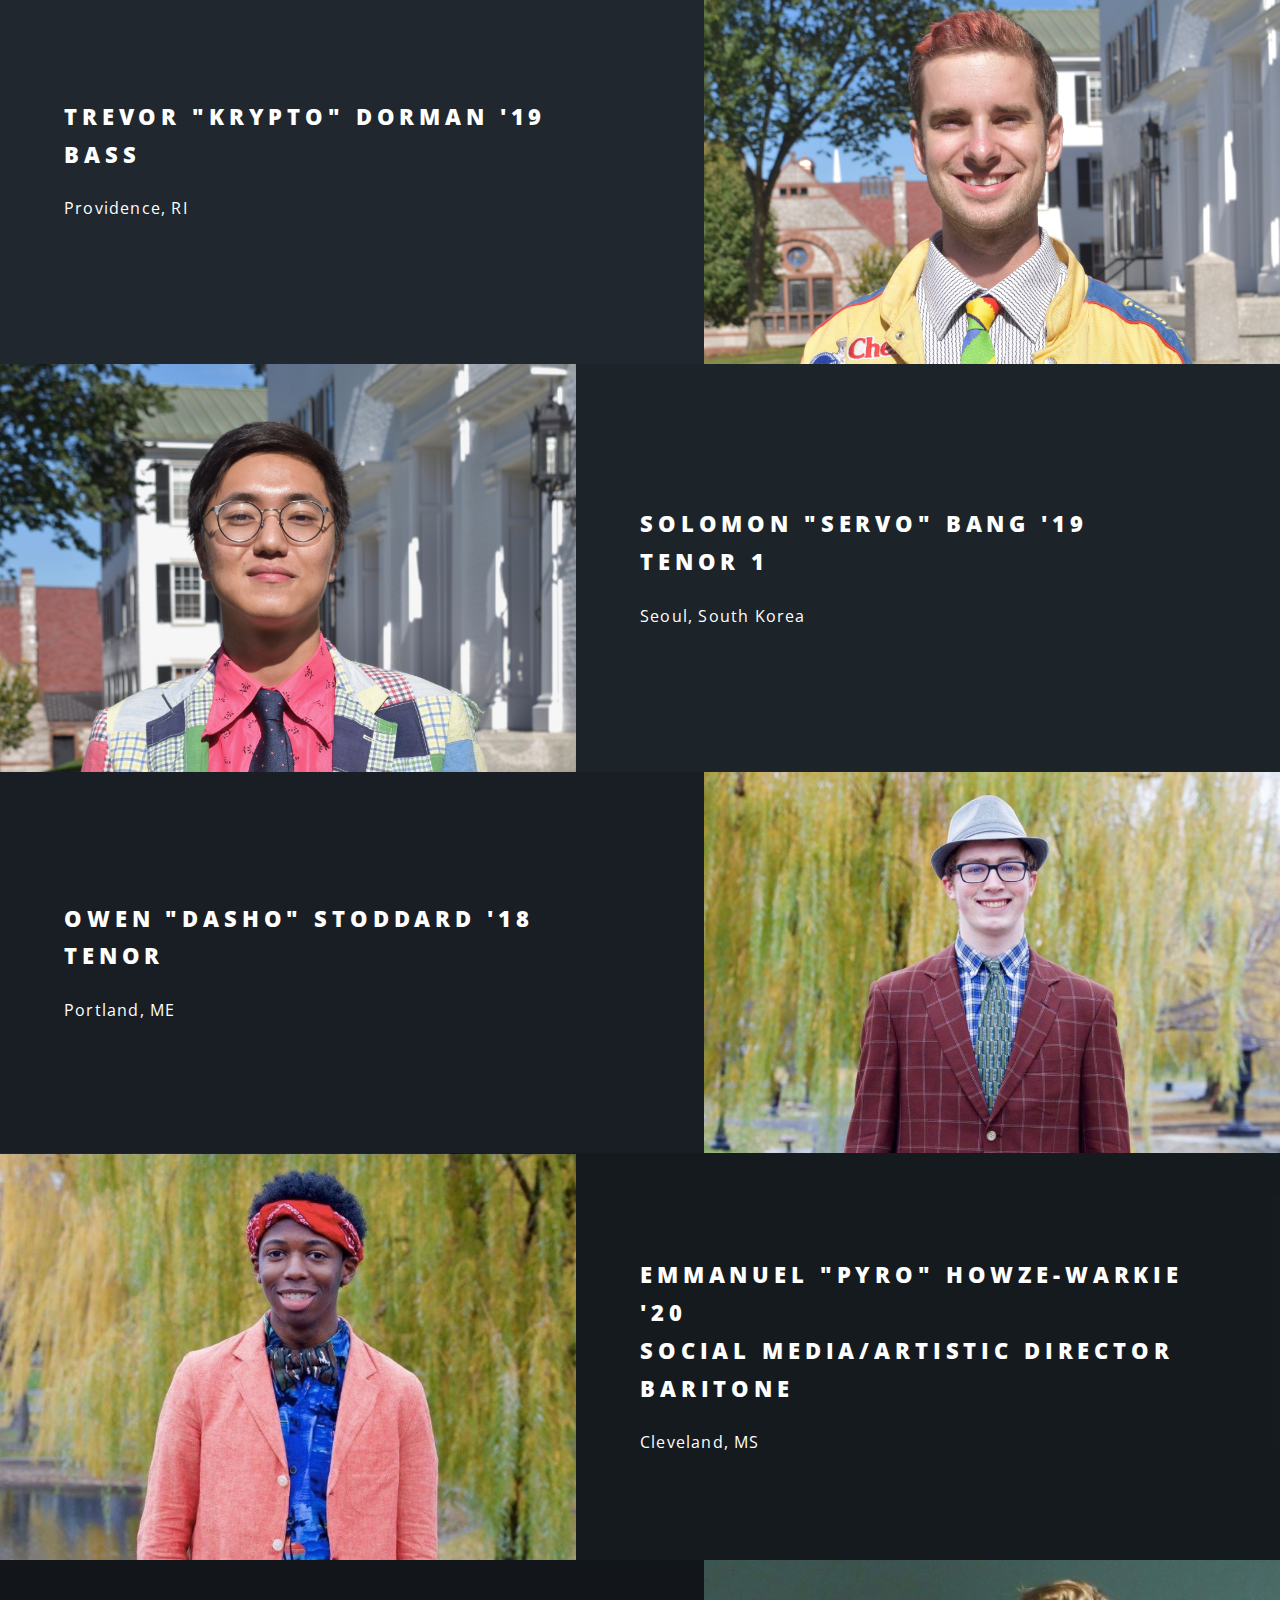
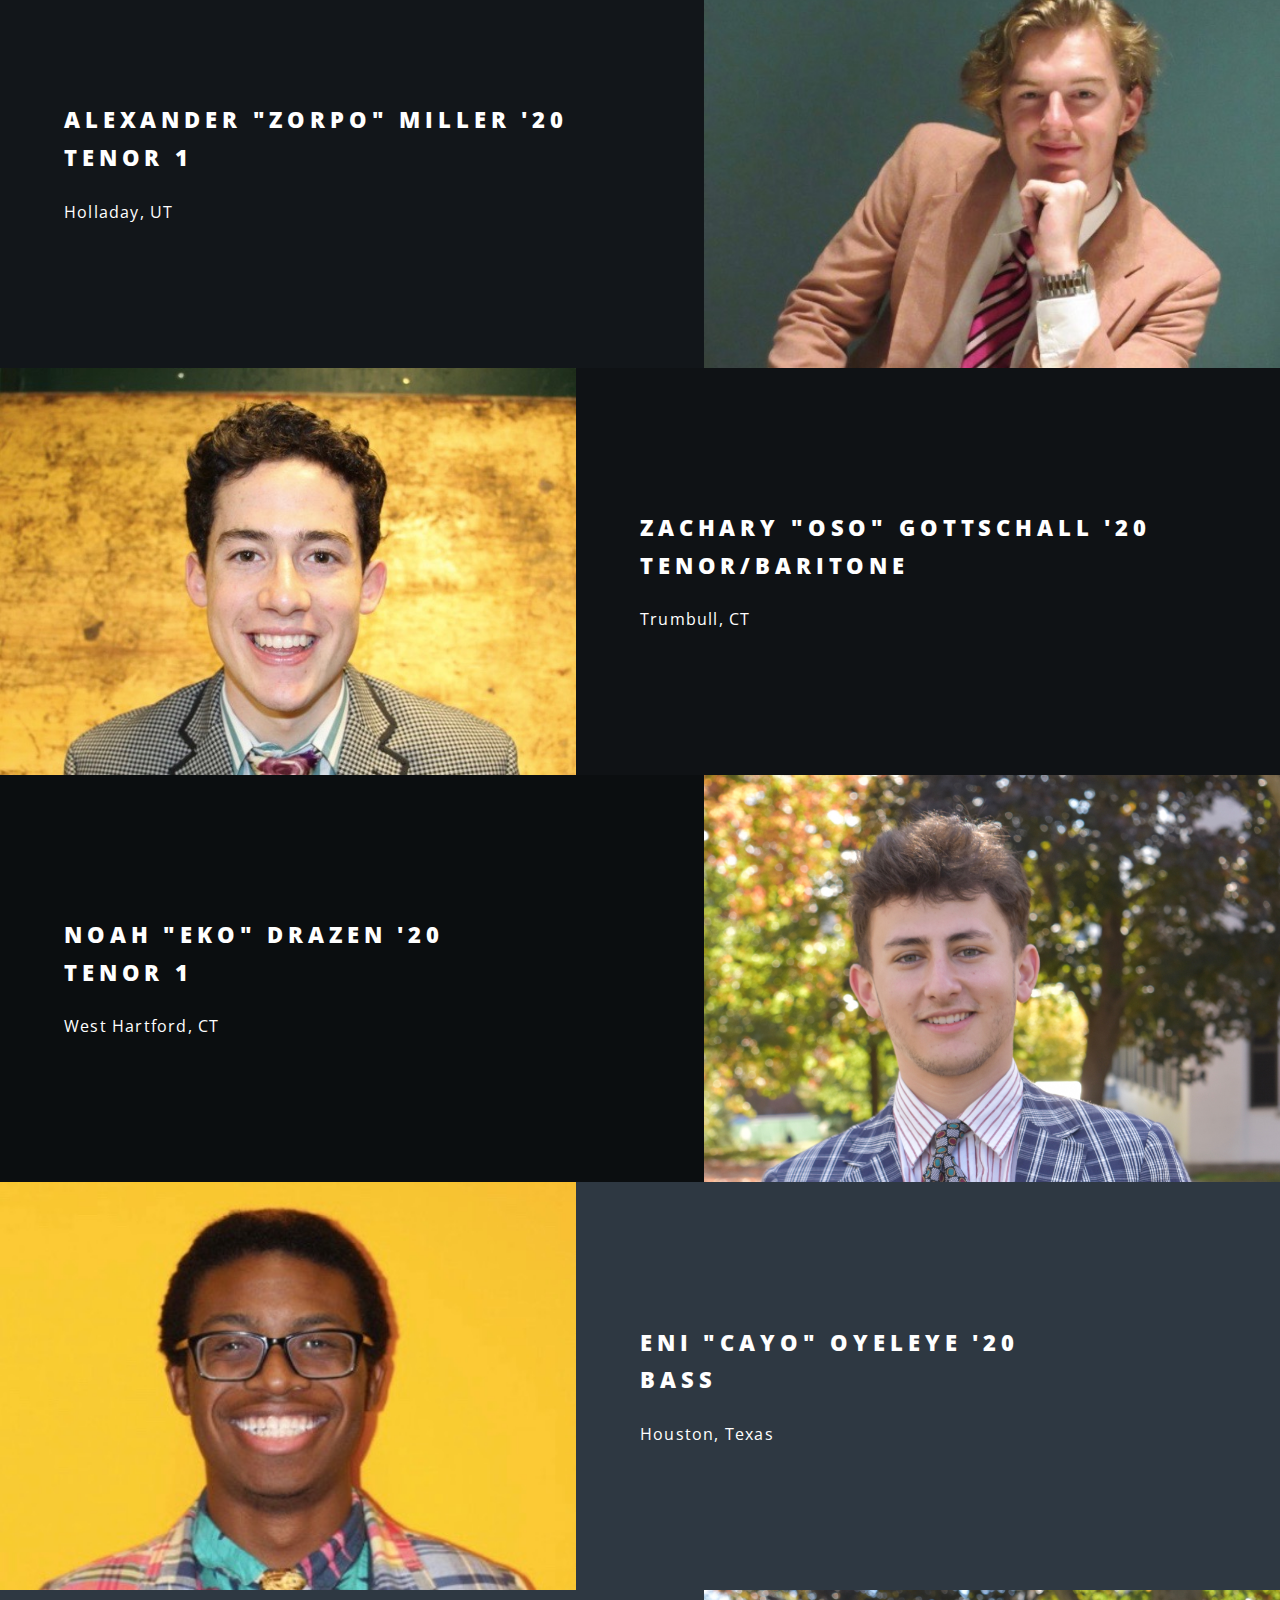
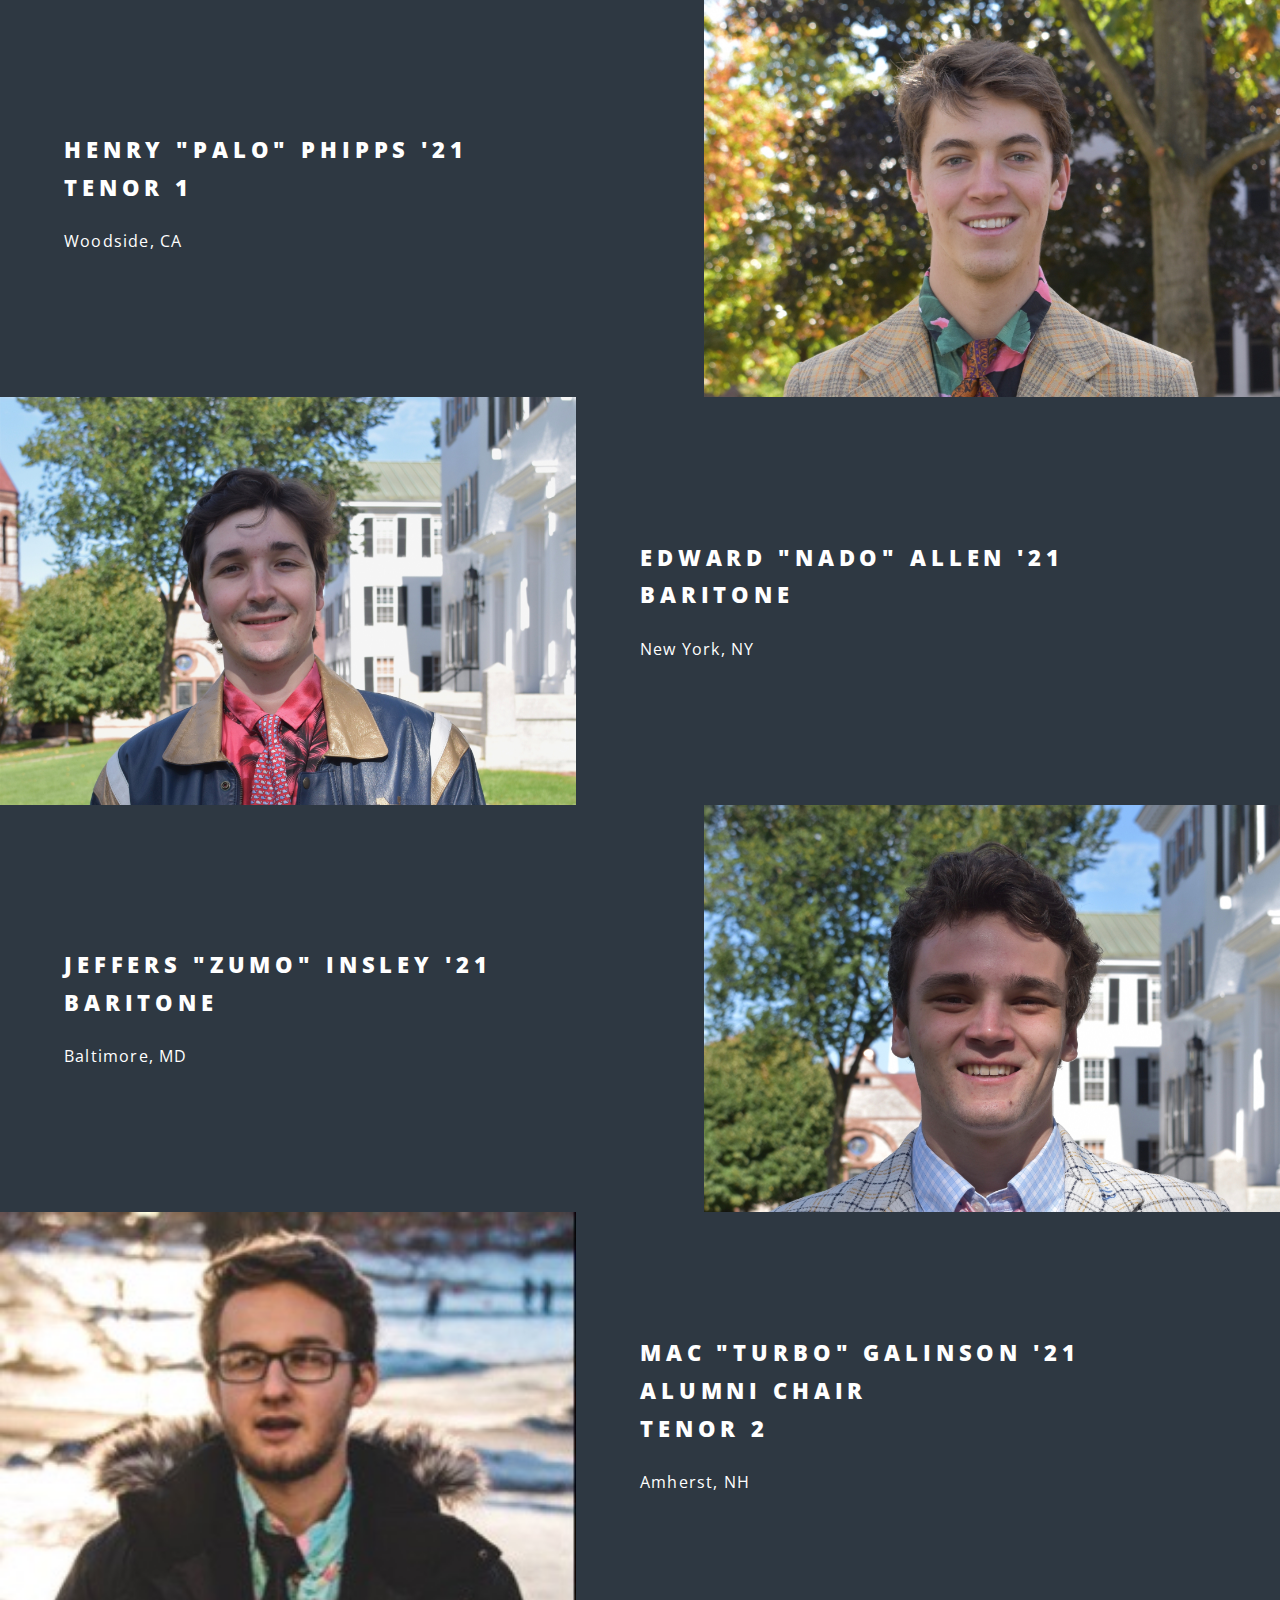
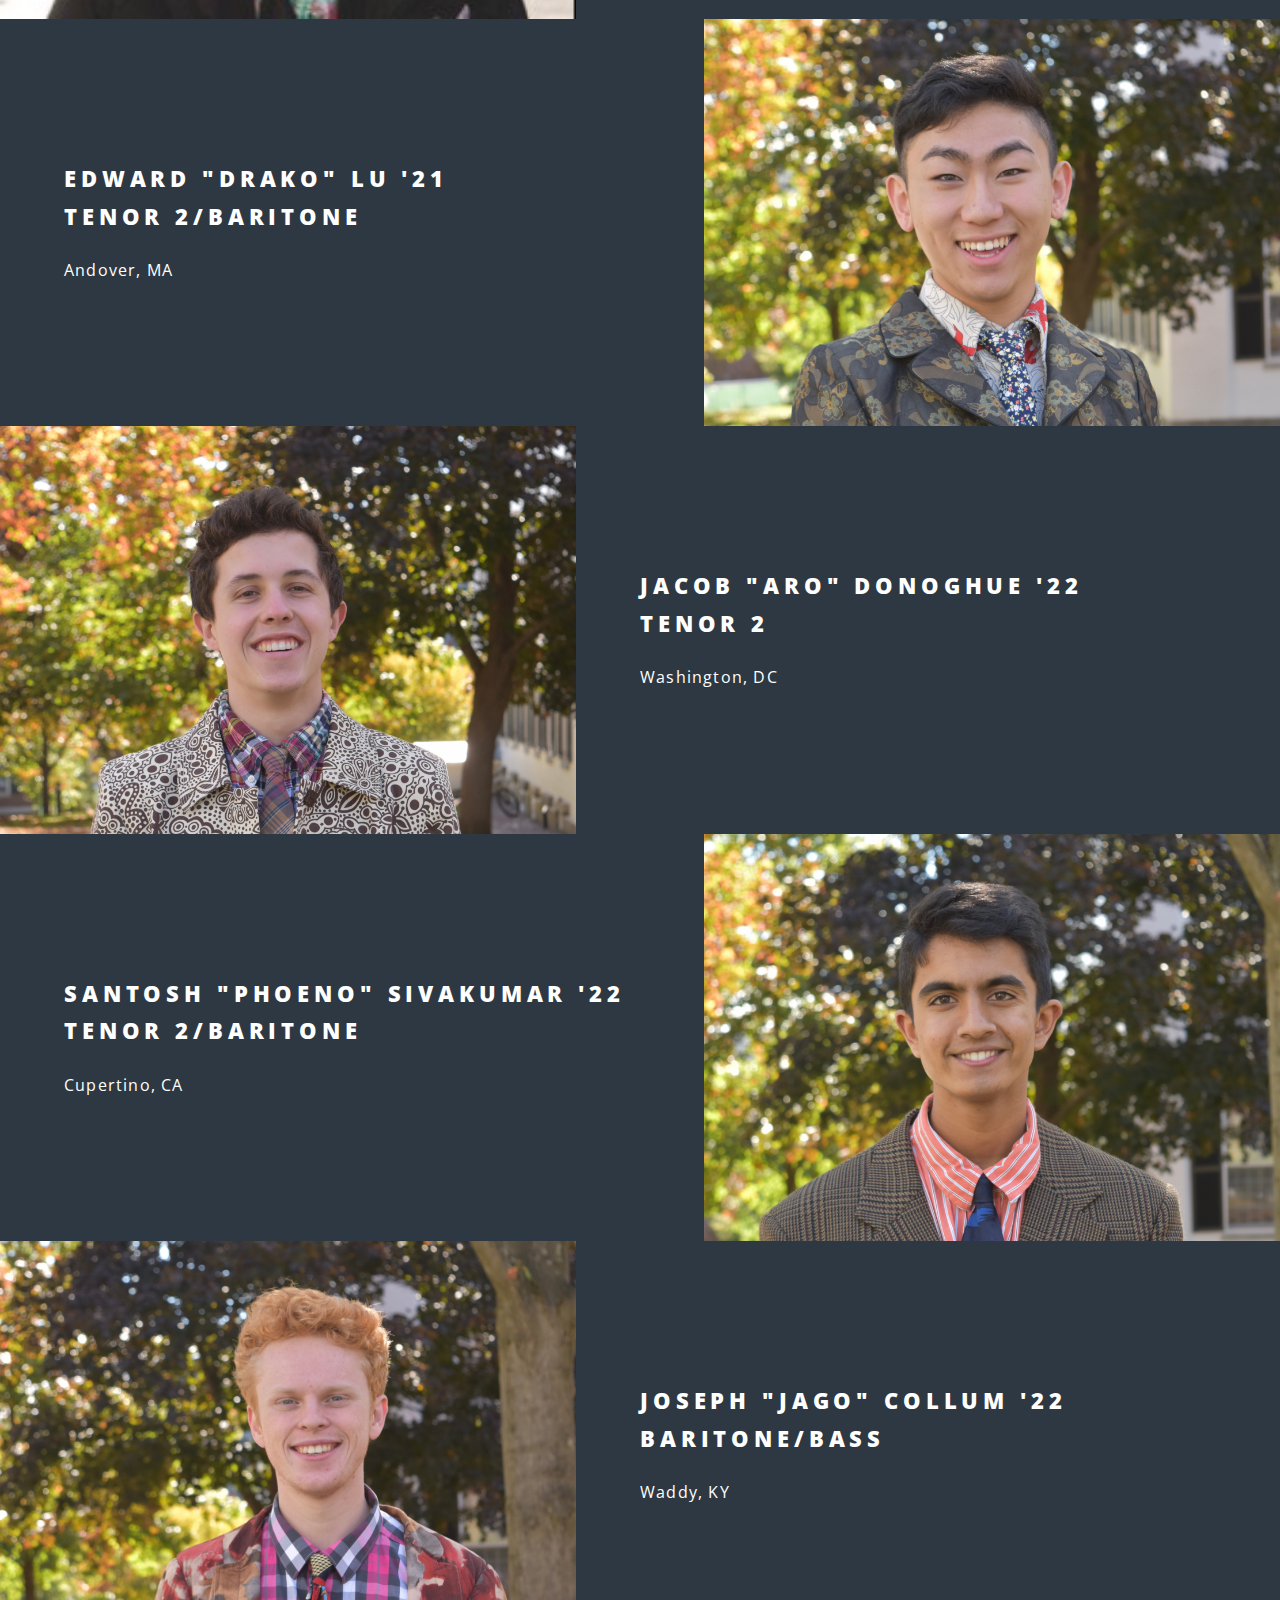
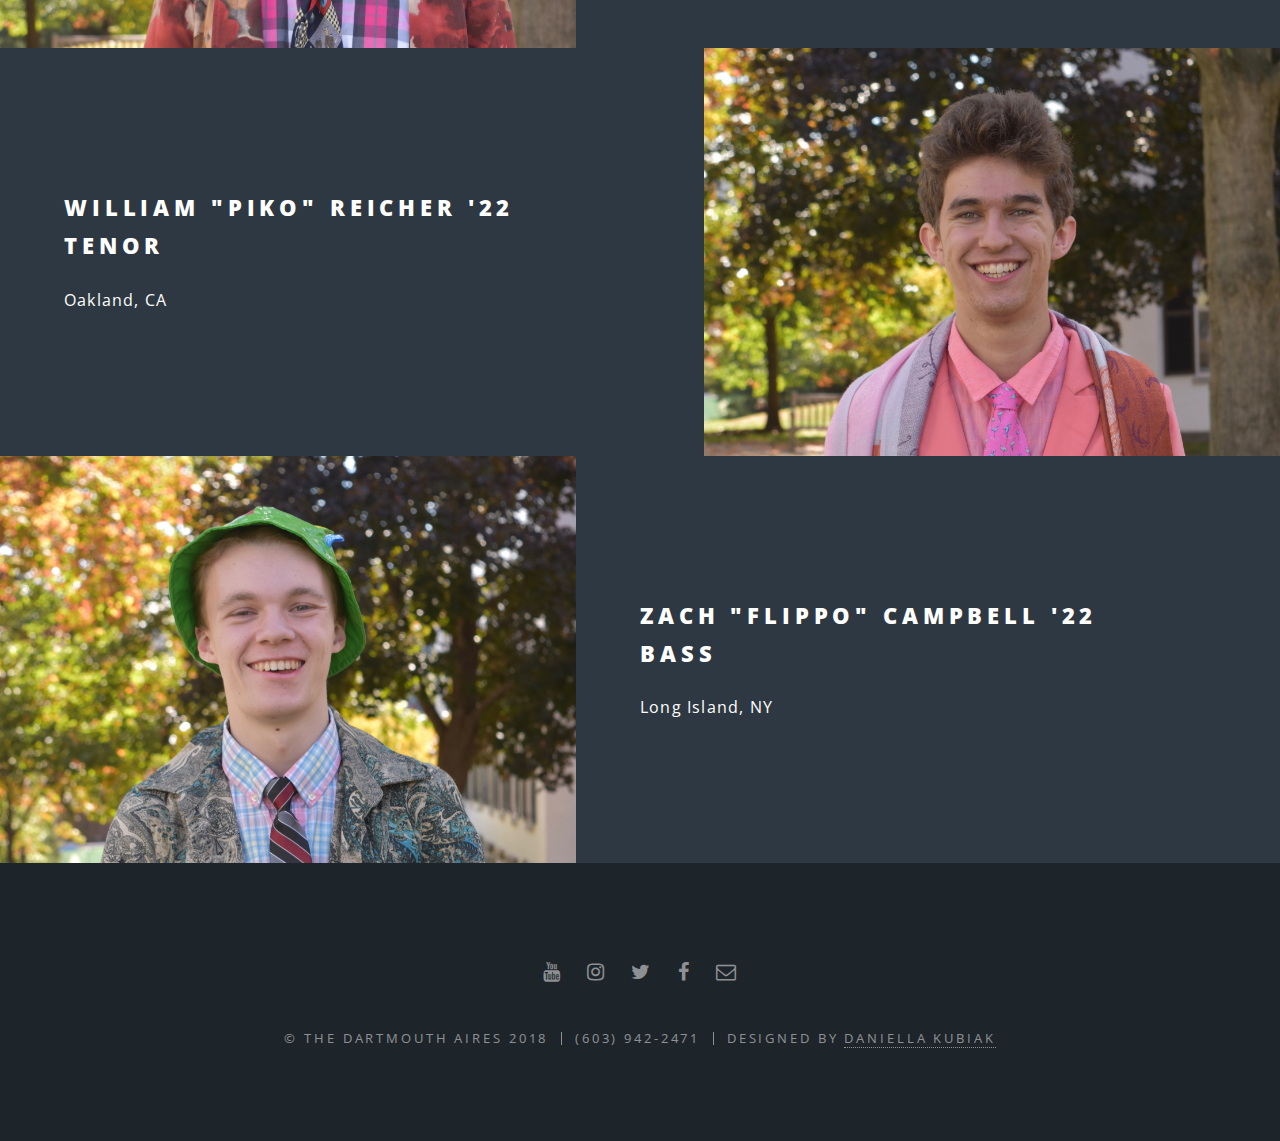
<file: airesmembers.html>
<!DOCTYPE HTML>

<html>
	<head>
		<title>Members</title>
		<meta charset="utf-8" />
		<meta name="viewport" content="width=device-width, initial-scale=1, user-scalable=no" />
		<link rel="stylesheet" href="assets/css/main.css" />
		<noscript><link rel="stylesheet" href="assets/css/noscript.css" /></noscript>
	</head>
	<body class="is-preload">

		<!-- Page Wrapper -->
			<div id="page-wrapper">

				<!-- Header -->
					<header id="header">
						<h1><a href="index.html">The Dartmouth Aires</a></h1>
						<nav id="nav">
							<ul>
								<li class="special">
									<a href="#menu" class="menuToggle"><span>Menu</span></a>
									<div id="menu">
										<ul>
											<li><a href="index.html">Home</a></li>
											<li><a href="airesmembers.html">Members</a></li>
											<li><a href="airesmedia.html">Media</a></li>
											<li><a href="https://mkt.com/the-dartmouth-aires?square_lead=button">Store</a></li>
											<li><a href="airesalumni.html">Alumni</a></li>
											<li><a href="https://www.dartmouthairesportal.com/alumni-portal/">Alumni Portal</a></li>
											<li><a href="https://www.dartmouthairesportal.com/undergrad-portal/">Undergrad Portal</a></li>
										</ul>
									</div>
								</li>
							</ul>
						</nav>
					</header>

				<!-- Main -->
				 	<article id="main">
						<header>
							<h2>Meet the Aires!</h2>
						</header>
						<!-- Two -->
					<section id="two" class="wrapper alt style2">
						<section class="spotlight">
							<div class="image"><img src="images/rio copy.jpg" alt="" /></div><div class="content">
								<h2>Ryoya "Novo" Wakamatsu '19</br> Musical Director<br />
								Tenor 2/Baritone</h2>
								<p>Tokyo, Japan</p>
							</div>
						</section>
						<section class="spotlight">
							<div class="image"><img src="images/michael copy.jpg" alt="" /></div><div class="content">
								<h2>Michael "Geno" Harteveldt '19</br> Business Manager<br />
								Tenor 2/Baritone</h2>
								<p>Greenwich, CT</p>
							</div>
						</section>
						<section class="spotlight">
							<div class="image"><img src="images/jebreel copy.jpg" alt="" /></div><div class="content">
								<h2>Jebreel "Aiko" Samples '19</br>Tour Manager<br />
								Baritone</h2>
								<p>Doha, Qatar</p>
							</div>
						</section>
						<section class="spotlight">
							<div class="image"><img src="images/trevor copy.jpg" alt="" /></div><div class="content">
								<h2>Trevor "Krypto" Dorman '19<br />
								Bass</h2>
								<p>Providence, RI</p>
							</div>
						</section>
						<section class="spotlight">
							<div class="image"><img src="images/soloman copy.jpg" alt="" /></div><div class="content">
								<h2>Solomon "Servo" Bang '19<br />
								Tenor 1</h2>
								<p>Seoul, South Korea</p>
							</div>
						</section>
						<section class="spotlight">
							<div class="image"><img src="images/owen copy.jpg" alt="" /></div><div class="content">
								<h2>Owen "Dasho" Stoddard '18<br />
								Tenor</h2>
								<p>Portland, ME</p>
							</div>
						</section>
						<section class="spotlight">
							<div class="image"><img src="images/manny copy.jpg" alt="" /></div><div class="content">
								<h2>Emmanuel "Pyro" Howze-Warkie '20</br>Social Media/Artistic Director<br />
								Baritone</h2>
								<p>Cleveland, MS</p>
							</div>
						</section>
						<section class="spotlight">
							<div class="image"><img src="images/alex copy.jpg" alt="" /></div><div class="content">
								<h2>Alexander "Zorpo" Miller '20<br />
								Tenor 1</h2>
								<p>Holladay, UT</p>
							</div>
						</section>
						<section class="spotlight">
							<div class="image"><img src="images/zack copy.jpg" alt="" /></div><div class="content">
								<h2>Zachary "Oso" Gottschall '20<br />
								Tenor/Baritone</h2>
								<p>Trumbull, CT</p>
							</div>
						</section>
						<section class="spotlight">
							<div class="image"><img src="images/noahheadshot copy.jpg" alt="" /></div><div class="content">
								<h2>Noah "Eko" Drazen '20<br />
								Tenor 1</h2>
								<p>West Hartford, CT</p>
							</div>
						</section>
						<section class="spotlight">
							<div class="image"><img src="images/eni copy.jpg" alt="" /></div><div class="content">
								<h2>Eni "Cayo" Oyeleye '20<br />
								Bass</h2>
								<p>Houston, Texas</p>
							</div>
						</section>
						<section class="spotlight">
							<div class="image"><img src="images/henry copy.jpg" alt="" /></div><div class="content">
								<h2>Henry "Palo" Phipps '21<br />
								Tenor 1</h2>
								<p>Woodside, CA</p>
							</div>
						</section>
						<section class="spotlight">
							<div class="image"><img src="images/ed copy.jpg" alt="" /></div><div class="content">
								<h2>Edward "Nado" Allen '21<br />
								Baritone</h2>
								<p>New York, NY</p>
							</div>
						</section>
						<section class="spotlight">
							<div class="image"><img src="images/jeffers copy.jpg" alt="" /></div><div class="content">
								<h2>Jeffers "Zumo" Insley '21<br />
								Baritone</h2>
								<p>Baltimore, MD</p>
							</div>
						</section>
						<section class="spotlight">
							<div class="image"><img src="images/mac copy.jpg" alt="" /></div><div class="content">
								<h2>Mac "Turbo" Galinson '21</br>Alumni Chair<br />
								Tenor 2</h2>
								<p>Amherst, NH</p>
							</div>
						</section>
						<section class="spotlight">
							<div class="image"><img src="images/edlu copy.jpg" alt="" /></div><div class="content">
								<h2>Edward "Drako" Lu '21<br />
								Tenor 2/Baritone</h2>
								<p>Andover, MA</p>
							</div>
						</section>
						<section class="spotlight">
							<div class="image"><img src="images/freshman3 copy.jpg" alt="" /></div><div class="content">
								<h2>Jacob "Aro" Donoghue '22<br />
								Tenor 2</h2>
								<p>Washington, DC</p>
							</div>
						</section>
						<section class="spotlight">
							<div class="image"><img src="images/freshman2 copy.jpg" alt="" /></div><div class="content">
								<h2>Santosh "Phoeno" Sivakumar '22<br />
								Tenor 2/Baritone</h2>
								<p>Cupertino, CA</p>
							</div>
						</section>
						<section class="spotlight">
							<div class="image"><img src="images/freshman5 copy.jpg" alt="" /></div><div class="content">
								<h2>Joseph "Jago" Collum '22<br />
								Baritone/Bass</h2>
								<p>Waddy, KY</p>
							</div>
						</section>
						<section class="spotlight">
							<div class="image"><img src="images/freshman1 copy.jpg" alt="" /></div><div class="content">
								<h2>William "Piko" Reicher '22<br />
								Tenor</h2>
								<p>Oakland, CA</p>
							</div>
						</section>
						<section class="spotlight">
							<div class="image"><img src="images/freshman4 copy.jpg" alt="" /></div><div class="content">
								<h2>Zach "Flippo" Campbell '22<br />
								Bass</h2>
								<p>Long Island, NY</p>
							</div>
						</section>
					</section>
					</article>

				<!-- Footer -->
					<footer id="footer">
						<ul class="icons">
							<li><a href="https://www.youtube.com/channel/UCN1625OYg5U0eCD2vcdDyvg" class="icon fa-youtube"><span class="label">Youtube</span></a></li>
							<li><a href="http://www.instagram.com/dartmouthaires" class="icon fa-instagram"><span class="label">Instagram</span></a></li>
							<li><a href="http://www.twitter.com/dartmouthaires" class="icon fa-twitter"><span class="label">Twitter</span></a></li>
							<li><a href="http://www.facebook.com/dartmouthairessingoff" class="icon fa-facebook"><span class="label">Facebook</span></a></li>
							<li><a href="mailto:aires@dartmouth.edu" class="icon fa-envelope-o"><span class="label">Email</span></a></li>
						</ul>
						<ul class="copyright">
							<li>&copy; The Dartmouth Aires 2018</li><li>(603) 942-2471</li><li>Designed by  <a href="mailto:daniella.kubiak.20@dartmouth.edu" target="_top">Daniella Kubiak</a></li>
						</ul>
					</footer>

			</div>

		<!-- Scripts -->
			<script src="assets/js/jquery.min.js"></script>
			<script src="assets/js/jquery.scrollex.min.js"></script>
			<script src="assets/js/jquery.scrolly.min.js"></script>
			<script src="assets/js/browser.min.js"></script>
			<script src="assets/js/breakpoints.min.js"></script>
			<script src="assets/js/util.js"></script>
			<script src="assets/js/main.js"></script>

	</body>
</html>
</file>
<file: style.css>
html {
    scroll-behavior: smooth;
}

body {
font-family: 'Rubik', sans-serif;
margin: 0;
display: grid;
grid-template-columns: min-content 1fr;
font-family: system-ui, sans-serif;

/* this breaks position sticky in Firefox */
/* overflow-x: hidden; */
}

.Footer {
    grid-column: 1 / 3;
    background: #42b342;
    padding: 5rem 1rem;
}

.Footer-content {
    display: flex;
    flex-direction: column;
    align-items: center;
}

.Footer-copyright {
    display: flex;
}

.Footer-copyright p {
    color: white;
    padding: 10px;
    font-size: 1.8vw;
}

.Footer-icons a {
    color: white;
    font-size: 3vw;
    padding: 5px;
}

.Banner-image {
  background-image: linear-gradient(rgba(0, 0, 0, 0.5), rgba(0, 0, 0, 0.5)), url("/images/banner/axoLookingCool.jpg");
  height: 100vh;
  background-position: center;
  background-repeat: no-repeat;
  background-size: cover;
  position: relative;
}

.Banner-text {
    font-family: 'Raleway', sans-serif;
    font-size: 2em;
    text-align: center;
    position: absolute;
    top: 50%;
    left: 50%;
    transform: translate(-50%, -50%);
    color: white;
}

nav {
    width: 130px;
    white-space: nowrap;
    background: #195519;
  }
  nav ul {
    list-style: none;
    margin: 0;
    padding: 0;
  }
  /* Only stick if you can fit */
  @media (min-height: 300px) {
    nav ul {
      position: sticky;
      top: 0;
    }
  }
  nav ul li a {
    display: block;
    padding: 0.5rem 1rem;
    color: white;
    text-decoration: none;
  }
  nav ul li a.current {
    background: white;
    color: #195519;
  }

.About {
    display: flex;
    background-image: linear-gradient(to bottom, #195519 ,#348b34);
    flex-direction: column;
    align-items: center;
    padding: 30px;
}

.About-images {
    display: flex;
    justify-content: space-around;
    width: 84%;
}

.About-image {
    max-width: 300px;
    max-height: 300px;
    padding: 10px;
    border-radius: 12px;
}

.About h1 {
    margin: 10px;
    color: white;
}
.About p {
    margin: 10px;
    padding: 0 120px 0 120px;
    line-height: 25px;
    color: white;
}

.About.book {
    width: 200px;
    height: 50px;
    font-size: 30px;
    border-radius: 15px;
    background: pink;
}

.Members {
    display: flex;
    flex-direction: column;
    align-items: center;
    background: white;
}

.Members h1, .Members h2, .Members h3 {
    color: green;
}

.Members-grid {
    display: flex;
    flex-wrap: wrap;
    justify-content: center;
    padding: 5px;
}

.Member {
    display: flex;
    flex-direction: column;
    align-items: center;
    width: 20vw;
}

.Member-info {
    display: flex;
    flex-direction: column;
    align-items: center;
    padding: 10px;
    overflow: hidden;
    white-space: nowrap;
}

.Member-info h1, .Member-info h2, .Member-info h3 {
    margin: 0;
    text-transform: uppercase;
}
.Member-info h1 {
    font-size: 1.1vw;
}
.Member-info h2 {
    font-size: 1vw;
    text-align: center;
}
.Member-info h3 {
    font-size: .9vw;
}
.Member-info p {
    color: black;
}
.Member-photo {
    width: 17vw;
    height: 17vw;
    object-fit: cover;
    padding: 5px;
    border-radius: 50%;
    border: 1px solid green;
}

.Music {
    background-image: linear-gradient(to bottom, #348b34 ,#42b342);
    display: flex;
    flex-direction: column;
    align-items: center;
}
.Music h1, .Music h2, .Music p {
    color: white;
}

.Music-album {
    display: flex;
    margin: 20px 40px;
}

.Music-album-cover {
    max-width: 250px;
    max-height: 250px;
    margin: 0 20px;
}

.Music-album-description {
    display: flex;
    flex-direction: column;
}

.Alumni {
    background:white;
    display: flex;
    flex-direction: column;
    align-items: center;
}

.Alumni h1 {
    color: green;
    margin: 20px 0 10px 0;
}
.Alumni h3 {
    color: green;
    font-size: .8em;
    margin: 0 0 10px 0;
}

.Alumni-classes {
    max-width: calc(100vw - 180px);
    overflow-x: scroll;
    overflow-y: hidden;
    white-space: nowrap;
    display: flex;
}

.Alumni-classes ul {
    list-style-type: none;
    padding: 10px;
}

.Alumni-class {
    display: inline-block;
    margin: 0 0 10px 0;
}

.Alumni-class h2 {
    color: green;
    margin: 0;
    padding-bottom: 20px;
}

.Alumni-class li {
    color: green;
    padding: 2px;
}

.Icon {
    width: 50px;
    height: 50px;
}

.Icon-disclaimer, .Icon-disclaimer a {
    color: white;
    font-size: 8px;
}
</file>
<file: assets/css/noscript.css>
/*
	Spectral by HTML5 UP
	html5up.net | @ajlkn
	Free for personal and commercial use under the CCA 3.0 license (html5up.net/license)
*/

/* Banner */

	body.is-preload #banner h2 {
		-moz-transform: none;
		-webkit-transform: none;
		-ms-transform: none;
		transform: none;
		opacity: 1;
	}

		body.is-preload #banner h2:before, body.is-preload #banner h2:after {
			width: 100%;
		}

	body.is-preload #banner .more {
		-moz-transform: none;
		-webkit-transform: none;
		-ms-transform: none;
		transform: none;
		opacity: 1;
	}

	body.is-preload #banner:after {
		opacity: 0;
	}
</file>
<file: assets/css/main.css>
@import url(font-awesome.min.css);
@import url("https://fonts.googleapis.com/css?family=Open+Sans:400,400italic,600,600italic,800,800italic");

/*
	Spectral by HTML5 UP
	html5up.net | @ajlkn
	Free for personal and commercial use under the CCA 3.0 license (html5up.net/license)
*/

html, body, div, span, applet, object,
iframe, h1, h2, h3, h4, h5, h6, p, blockquote,
pre, a, abbr, acronym, address, big, cite,
code, del, dfn, em, img, ins, kbd, q, s, samp,
small, strike, strong, sub, sup, tt, var, b,
u, i, center, dl, dt, dd, ol, ul, li, fieldset,
form, label, legend, table, caption, tbody,
tfoot, thead, tr, th, td, article, aside,
canvas, details, embed, figure, figcaption,
footer, header, hgroup, menu, nav, output, ruby,
section, summary, time, mark, audio, video {
	margin: 0;
	padding: 0;
	border: 0;
	font-size: 100%;
	font: inherit;
	vertical-align: baseline;}

article, aside, details, figcaption, figure,
footer, header, hgroup, menu, nav, section {
	display: block;}

album_cover {
    padding: 2;
    display: block;
    margin: 0 auto;
    max-height: 80%;
    max-width: 80%;
}

body {
	line-height: 1;
}

ol, ul {
	list-style: none;
}

blockquote, q {
	quotes: none;
}

	blockquote:before, blockquote:after, q:before, q:after {
		content: '';
		content: none;
	}

table {
	border-collapse: collapse;
	border-spacing: 0;
}

body {
	-webkit-text-size-adjust: none;
}

mark {
	background-color: transparent;
	color: inherit;
}
input::-moz-focus-inner {
	border: 0;
	padding: 0;
}

input, select, textarea {
	-moz-appearance: none;
	-webkit-appearance: none;
	-ms-appearance: none;
	appearance: none;
}

/* Basic */

	@-ms-viewport {
		width: device-width;
	}

	html {
		box-sizing: border-box;
	}

	*, *:before, *:after {
		box-sizing: inherit;
	}

	body {
		background: #2e3842;
	}

		body.is-preload *, body.is-preload *:before, body.is-preload *:after {
			-moz-animation: none !important;
			-webkit-animation: none !important;
			-ms-animation: none !important;
			animation: none !important;
			-moz-transition: none !important;
			-webkit-transition: none !important;
			-ms-transition: none !important;
			transition: none !important;
		}

	body, input, select, textarea {
		color: #fff;
		font-family: "Open Sans", Helvetica, sans-serif;
		font-size: 15pt;
		font-weight: 400;
		letter-spacing: 0.075em;
		line-height: 1.65em;
	}

		@media screen and (max-width: 1680px) {

			body, input, select, textarea {
				font-size: 13pt;
			}

		}

		@media screen and (max-width: 1280px) {

			body, input, select, textarea {
				font-size: 12pt;
			}

		}

		@media screen and (max-width: 736px) {

			body, input, select, textarea {
				font-size: 11pt;
				letter-spacing: 0.0375em;
			}

		}

	a {
		-moz-transition: color 0.2s ease, border-bottom-color 0.2s ease;
		-webkit-transition: color 0.2s ease, border-bottom-color 0.2s ease;
		-ms-transition: color 0.2s ease, border-bottom-color 0.2s ease;
		transition: color 0.2s ease, border-bottom-color 0.2s ease;
		border-bottom: dotted 1px;
		color: inherit;
		text-decoration: none;
	}

		a:hover {
			border-bottom-color: transparent;
		}

	strong, b {
		color: #fff;
		font-weight: 600;
	}

	em, i {
		font-style: italic;
	}

	p {
		margin: 0 0 2em 0;
	}

	h1, h2, h3, h4, h5, h6 {
		color: #fff;
		font-weight: 800;
		letter-spacing: 0.225em;
		line-height: 1em;
		margin: 0 0 1em 0;
		text-transform: uppercase;
	}

		h1 a, h2 a, h3 a, h4 a, h5 a, h6 a {
			color: inherit;
			text-decoration: none;
		}

	h2 {
		font-size: 1.35em;
		line-height: 1.75em;
	}

		@media screen and (max-width: 736px) {

			h2 {
				font-size: 1.1em;
				line-height: 1.65em;
			}

		}

	h3 {
		font-size: 1.15em;
		line-height: 1.75em;
	}

		@media screen and (max-width: 736px) {

			h3 {
				font-size: 1em;
				line-height: 1.65em;
			}

		}

	h4 {
		font-size: 1em;
		line-height: 1.5em;
	}

	h5 {
		font-size: 0.8em;
		line-height: 1.5em;
	}

	h6 {
		font-size: 0.7em;
		line-height: 1.5em;
	}

	sub {
		font-size: 0.8em;
		position: relative;
		top: 0.5em;
	}

	sup {
		font-size: 0.8em;
		position: relative;
		top: -0.5em;
	}

	hr {
		border: 0;
		border-bottom: solid 2px #fff;
		margin: 3em 0;
	}

		hr.major {
			margin: 4.5em 0;
		}

	blockquote {
		border-left: solid 4px #fff;
		font-style: italic;
		margin: 0 0 2em 0;
		padding: 0.5em 0 0.5em 2em;
	}

	code {
		background: rgba(144, 144, 144, 0.25);
		border-radius: 3px;
		font-family: "Courier New", monospace;
		font-size: 0.9em;
		letter-spacing: 0;
		margin: 0 0.25em;
		padding: 0.25em 0.65em;
	}

	pre {
		-webkit-overflow-scrolling: touch;
		font-family: "Courier New", monospace;
		font-size: 0.9em;
		margin: 0 0 2em 0;
	}

		pre code {
			display: block;
			line-height: 1.75em;
			padding: 1em 1.5em;
			overflow-x: auto;
		}

	.align-left {
		text-align: left;
	}

	.align-center {
		text-align: center;
	}

	.align-right {
		text-align: right;
	}

/* Row */

	.row {
		display: flex;
		flex-wrap: wrap;
		box-sizing: border-box;
		align-items: stretch;
	}

		.row > * {
			box-sizing: border-box;
		}

		.row.gtr-uniform > * > :last-child {
			margin-bottom: 0;
		}

		.row.aln-left {
			justify-content: flex-start;
		}

		.row.aln-center {
			justify-content: center;
		}

		.row.aln-right {
			justify-content: flex-end;
		}

		.row.aln-top {
			align-items: flex-start;
		}

		.row.aln-middle {
			align-items: center;
		}

		.row.aln-bottom {
			align-items: flex-end;
		}

		.row > .imp {
			order: -1;
		}

		.row > .col-1 {
			width: 8.3333333333%;
		}

		.row > .off-1 {
			margin-left: 8.3333333333%;
		}

		.row > .col-2 {
			width: 16.6666666667%;
		}

		.row > .off-2 {
			margin-left: 16.6666666667%;
		}

		.row > .col-3 {
			width: 25%;
		}

		.row > .off-3 {
			margin-left: 25%;
		}

		.row > .col-4 {
			width: 33.3333333333%;
		}

		.row > .off-4 {
			margin-left: 33.3333333333%;
		}

		.row > .col-5 {
			width: 41.6666666667%;
		}

		.row > .off-5 {
			margin-left: 41.6666666667%;
		}

		.row > .col-6 {
			width: 50%;
		}

		.row > .off-6 {
			margin-left: 50%;
		}

		.row > .col-7 {
			width: 58.3333333333%;
		}

		.row > .off-7 {
			margin-left: 58.3333333333%;
		}

		.row > .col-8 {
			width: 66.6666666667%;
		}

		.row > .off-8 {
			margin-left: 66.6666666667%;
		}

		.row > .col-9 {
			width: 75%;
		}

		.row > .off-9 {
			margin-left: 75%;
		}

		.row > .col-10 {
			width: 83.3333333333%;
		}

		.row > .off-10 {
			margin-left: 83.3333333333%;
		}

		.row > .col-11 {
			width: 91.6666666667%;
		}

		.row > .off-11 {
			margin-left: 91.6666666667%;
		}

		.row > .col-12 {
			width: 100%;
		}

		.row > .off-12 {
			margin-left: 100%;
		}

		.row.gtr-0 {
			margin-top: 0;
			margin-left: 0em;
		}

			.row.gtr-0 > * {
				padding: 0 0 0 0em;
			}

			.row.gtr-0.gtr-uniform {
				margin-top: 0em;
			}

				.row.gtr-0.gtr-uniform > * {
					padding-top: 0em;
				}

		.row.gtr-25 {
			margin-top: 0;
			margin-left: -0.375em;
		}

			.row.gtr-25 > * {
				padding: 0 0 0 0.375em;
			}

			.row.gtr-25.gtr-uniform {
				margin-top: -0.375em;
			}

				.row.gtr-25.gtr-uniform > * {
					padding-top: 0.375em;
				}

		.row.gtr-50 {
			margin-top: 0;
			margin-left: -0.75em;
		}

			.row.gtr-50 > * {
				padding: 0 0 0 0.75em;
			}

			.row.gtr-50.gtr-uniform {
				margin-top: -0.75em;
			}

				.row.gtr-50.gtr-uniform > * {
					padding-top: 0.75em;
				}

		.row {
			margin-top: 0;
			margin-left: -1.5em;
		}

			.row > * {
				padding: 0 0 0 1.5em;
			}

			.row.gtr-uniform {
				margin-top: -1.5em;
			}

				.row.gtr-uniform > * {
					padding-top: 1.5em;
				}

		.row.gtr-150 {
			margin-top: 0;
			margin-left: -2.25em;
		}

			.row.gtr-150 > * {
				padding: 0 0 0 2.25em;
			}

			.row.gtr-150.gtr-uniform {
				margin-top: -2.25em;
			}

				.row.gtr-150.gtr-uniform > * {
					padding-top: 2.25em;
				}

		.row.gtr-200 {
			margin-top: 0;
			margin-left: -3em;
		}

			.row.gtr-200 > * {
				padding: 0 0 0 3em;
			}

			.row.gtr-200.gtr-uniform {
				margin-top: -3em;
			}

				.row.gtr-200.gtr-uniform > * {
					padding-top: 3em;
				}

		@media screen and (max-width: 1680px) {

			.row {
				display: flex;
				flex-wrap: wrap;
				box-sizing: border-box;
				align-items: stretch;
			}

				.row > * {
					box-sizing: border-box;
				}

				.row.gtr-uniform > * > :last-child {
					margin-bottom: 0;
				}

				.row.aln-left {
					justify-content: flex-start;
				}

				.row.aln-center {
					justify-content: center;
				}

				.row.aln-right {
					justify-content: flex-end;
				}

				.row.aln-top {
					align-items: flex-start;
				}

				.row.aln-middle {
					align-items: center;
				}

				.row.aln-bottom {
					align-items: flex-end;
				}

				.row > .imp-xlarge {
					order: -1;
				}

				.row > .col-1-xlarge {
					width: 8.3333333333%;
				}

				.row > .off-1-xlarge {
					margin-left: 8.3333333333%;
				}

				.row > .col-2-xlarge {
					width: 16.6666666667%;
				}

				.row > .off-2-xlarge {
					margin-left: 16.6666666667%;
				}

				.row > .col-3-xlarge {
					width: 25%;
				}

				.row > .off-3-xlarge {
					margin-left: 25%;
				}

				.row > .col-4-xlarge {
					width: 33.3333333333%;
				}

				.row > .off-4-xlarge {
					margin-left: 33.3333333333%;
				}

				.row > .col-5-xlarge {
					width: 41.6666666667%;
				}

				.row > .off-5-xlarge {
					margin-left: 41.6666666667%;
				}

				.row > .col-6-xlarge {
					width: 50%;
				}

				.row > .off-6-xlarge {
					margin-left: 50%;
				}

				.row > .col-7-xlarge {
					width: 58.3333333333%;
				}

				.row > .off-7-xlarge {
					margin-left: 58.3333333333%;
				}

				.row > .col-8-xlarge {
					width: 66.6666666667%;
				}

				.row > .off-8-xlarge {
					margin-left: 66.6666666667%;
				}

				.row > .col-9-xlarge {
					width: 75%;
				}

				.row > .off-9-xlarge {
					margin-left: 75%;
				}

				.row > .col-10-xlarge {
					width: 83.3333333333%;
				}

				.row > .off-10-xlarge {
					margin-left: 83.3333333333%;
				}

				.row > .col-11-xlarge {
					width: 91.6666666667%;
				}

				.row > .off-11-xlarge {
					margin-left: 91.6666666667%;
				}

				.row > .col-12-xlarge {
					width: 100%;
				}

				.row > .off-12-xlarge {
					margin-left: 100%;
				}

				.row.gtr-0 {
					margin-top: 0;
					margin-left: 0em;
				}

					.row.gtr-0 > * {
						padding: 0 0 0 0em;
					}

					.row.gtr-0.gtr-uniform {
						margin-top: 0em;
					}

						.row.gtr-0.gtr-uniform > * {
							padding-top: 0em;
						}

				.row.gtr-25 {
					margin-top: 0;
					margin-left: -0.375em;
				}

					.row.gtr-25 > * {
						padding: 0 0 0 0.375em;
					}

					.row.gtr-25.gtr-uniform {
						margin-top: -0.375em;
					}

						.row.gtr-25.gtr-uniform > * {
							padding-top: 0.375em;
						}

				.row.gtr-50 {
					margin-top: 0;
					margin-left: -0.75em;
				}

					.row.gtr-50 > * {
						padding: 0 0 0 0.75em;
					}

					.row.gtr-50.gtr-uniform {
						margin-top: -0.75em;
					}

						.row.gtr-50.gtr-uniform > * {
							padding-top: 0.75em;
						}

				.row {
					margin-top: 0;
					margin-left: -1.5em;
				}

					.row > * {
						padding: 0 0 0 1.5em;
					}

					.row.gtr-uniform {
						margin-top: -1.5em;
					}

						.row.gtr-uniform > * {
							padding-top: 1.5em;
						}

				.row.gtr-150 {
					margin-top: 0;
					margin-left: -2.25em;
				}

					.row.gtr-150 > * {
						padding: 0 0 0 2.25em;
					}

					.row.gtr-150.gtr-uniform {
						margin-top: -2.25em;
					}

						.row.gtr-150.gtr-uniform > * {
							padding-top: 2.25em;
						}

				.row.gtr-200 {
					margin-top: 0;
					margin-left: -3em;
				}

					.row.gtr-200 > * {
						padding: 0 0 0 3em;
					}

					.row.gtr-200.gtr-uniform {
						margin-top: -3em;
					}

						.row.gtr-200.gtr-uniform > * {
							padding-top: 3em;
						}

		}

		@media screen and (max-width: 1280px) {

			.row {
				display: flex;
				flex-wrap: wrap;
				box-sizing: border-box;
				align-items: stretch;
			}

				.row > * {
					box-sizing: border-box;
				}

				.row.gtr-uniform > * > :last-child {
					margin-bottom: 0;
				}

				.row.aln-left {
					justify-content: flex-start;
				}

				.row.aln-center {
					justify-content: center;
				}

				.row.aln-right {
					justify-content: flex-end;
				}

				.row.aln-top {
					align-items: flex-start;
				}

				.row.aln-middle {
					align-items: center;
				}

				.row.aln-bottom {
					align-items: flex-end;
				}

				.row > .imp-large {
					order: -1;
				}

				.row > .col-1-large {
					width: 8.3333333333%;
				}

				.row > .off-1-large {
					margin-left: 8.3333333333%;
				}

				.row > .col-2-large {
					width: 16.6666666667%;
				}

				.row > .off-2-large {
					margin-left: 16.6666666667%;
				}

				.row > .col-3-large {
					width: 25%;
				}

				.row > .off-3-large {
					margin-left: 25%;
				}

				.row > .col-4-large {
					width: 33.3333333333%;
				}

				.row > .off-4-large {
					margin-left: 33.3333333333%;
				}

				.row > .col-5-large {
					width: 41.6666666667%;
				}

				.row > .off-5-large {
					margin-left: 41.6666666667%;
				}

				.row > .col-6-large {
					width: 50%;
				}

				.row > .off-6-large {
					margin-left: 50%;
				}

				.row > .col-7-large {
					width: 58.3333333333%;
				}

				.row > .off-7-large {
					margin-left: 58.3333333333%;
				}

				.row > .col-8-large {
					width: 66.6666666667%;
				}

				.row > .off-8-large {
					margin-left: 66.6666666667%;
				}

				.row > .col-9-large {
					width: 75%;
				}

				.row > .off-9-large {
					margin-left: 75%;
				}

				.row > .col-10-large {
					width: 83.3333333333%;
				}

				.row > .off-10-large {
					margin-left: 83.3333333333%;
				}

				.row > .col-11-large {
					width: 91.6666666667%;
				}

				.row > .off-11-large {
					margin-left: 91.6666666667%;
				}

				.row > .col-12-large {
					width: 100%;
				}

				.row > .off-12-large {
					margin-left: 100%;
				}

				.row.gtr-0 {
					margin-top: 0;
					margin-left: 0em;
				}

					.row.gtr-0 > * {
						padding: 0 0 0 0em;
					}

					.row.gtr-0.gtr-uniform {
						margin-top: 0em;
					}

						.row.gtr-0.gtr-uniform > * {
							padding-top: 0em;
						}

				.row.gtr-25 {
					margin-top: 0;
					margin-left: -0.375em;
				}

					.row.gtr-25 > * {
						padding: 0 0 0 0.375em;
					}

					.row.gtr-25.gtr-uniform {
						margin-top: -0.375em;
					}

						.row.gtr-25.gtr-uniform > * {
							padding-top: 0.375em;
						}

				.row.gtr-50 {
					margin-top: 0;
					margin-left: -0.75em;
				}

					.row.gtr-50 > * {
						padding: 0 0 0 0.75em;
					}

					.row.gtr-50.gtr-uniform {
						margin-top: -0.75em;
					}

						.row.gtr-50.gtr-uniform > * {
							padding-top: 0.75em;
						}

				.row {
					margin-top: 0;
					margin-left: -1.5em;
				}

					.row > * {
						padding: 0 0 0 1.5em;
					}

					.row.gtr-uniform {
						margin-top: -1.5em;
					}

						.row.gtr-uniform > * {
							padding-top: 1.5em;
						}

				.row.gtr-150 {
					margin-top: 0;
					margin-left: -2.25em;
				}

					.row.gtr-150 > * {
						padding: 0 0 0 2.25em;
					}

					.row.gtr-150.gtr-uniform {
						margin-top: -2.25em;
					}

						.row.gtr-150.gtr-uniform > * {
							padding-top: 2.25em;
						}

				.row.gtr-200 {
					margin-top: 0;
					margin-left: -3em;
				}

					.row.gtr-200 > * {
						padding: 0 0 0 3em;
					}

					.row.gtr-200.gtr-uniform {
						margin-top: -3em;
					}

						.row.gtr-200.gtr-uniform > * {
							padding-top: 3em;
						}

		}

		@media screen and (max-width: 980px) {

			.row {
				display: flex;
				flex-wrap: wrap;
				box-sizing: border-box;
				align-items: stretch;
			}

				.row > * {
					box-sizing: border-box;
				}

				.row.gtr-uniform > * > :last-child {
					margin-bottom: 0;
				}

				.row.aln-left {
					justify-content: flex-start;
				}

				.row.aln-center {
					justify-content: center;
				}

				.row.aln-right {
					justify-content: flex-end;
				}

				.row.aln-top {
					align-items: flex-start;
				}

				.row.aln-middle {
					align-items: center;
				}

				.row.aln-bottom {
					align-items: flex-end;
				}

				.row > .imp-medium {
					order: -1;
				}

				.row > .col-1-medium {
					width: 8.3333333333%;
				}

				.row > .off-1-medium {
					margin-left: 8.3333333333%;
				}

				.row > .col-2-medium {
					width: 16.6666666667%;
				}

				.row > .off-2-medium {
					margin-left: 16.6666666667%;
				}

				.row > .col-3-medium {
					width: 25%;
				}

				.row > .off-3-medium {
					margin-left: 25%;
				}

				.row > .col-4-medium {
					width: 33.3333333333%;
				}

				.row > .off-4-medium {
					margin-left: 33.3333333333%;
				}

				.row > .col-5-medium {
					width: 41.6666666667%;
				}

				.row > .off-5-medium {
					margin-left: 41.6666666667%;
				}

				.row > .col-6-medium {
					width: 50%;
				}

				.row > .off-6-medium {
					margin-left: 50%;
				}

				.row > .col-7-medium {
					width: 58.3333333333%;
				}

				.row > .off-7-medium {
					margin-left: 58.3333333333%;
				}

				.row > .col-8-medium {
					width: 66.6666666667%;
				}

				.row > .off-8-medium {
					margin-left: 66.6666666667%;
				}

				.row > .col-9-medium {
					width: 75%;
				}

				.row > .off-9-medium {
					margin-left: 75%;
				}

				.row > .col-10-medium {
					width: 83.3333333333%;
				}

				.row > .off-10-medium {
					margin-left: 83.3333333333%;
				}

				.row > .col-11-medium {
					width: 91.6666666667%;
				}

				.row > .off-11-medium {
					margin-left: 91.6666666667%;
				}

				.row > .col-12-medium {
					width: 100%;
				}

				.row > .off-12-medium {
					margin-left: 100%;
				}

				.row.gtr-0 {
					margin-top: 0;
					margin-left: 0em;
				}

					.row.gtr-0 > * {
						padding: 0 0 0 0em;
					}

					.row.gtr-0.gtr-uniform {
						margin-top: 0em;
					}

						.row.gtr-0.gtr-uniform > * {
							padding-top: 0em;
						}

				.row.gtr-25 {
					margin-top: 0;
					margin-left: -0.375em;
				}

					.row.gtr-25 > * {
						padding: 0 0 0 0.375em;
					}

					.row.gtr-25.gtr-uniform {
						margin-top: -0.375em;
					}

						.row.gtr-25.gtr-uniform > * {
							padding-top: 0.375em;
						}

				.row.gtr-50 {
					margin-top: 0;
					margin-left: -0.75em;
				}

					.row.gtr-50 > * {
						padding: 0 0 0 0.75em;
					}

					.row.gtr-50.gtr-uniform {
						margin-top: -0.75em;
					}

						.row.gtr-50.gtr-uniform > * {
							padding-top: 0.75em;
						}

				.row {
					margin-top: 0;
					margin-left: -1.5em;
				}

					.row > * {
						padding: 0 0 0 1.5em;
					}

					.row.gtr-uniform {
						margin-top: -1.5em;
					}

						.row.gtr-uniform > * {
							padding-top: 1.5em;
						}

				.row.gtr-150 {
					margin-top: 0;
					margin-left: -2.25em;
				}

					.row.gtr-150 > * {
						padding: 0 0 0 2.25em;
					}

					.row.gtr-150.gtr-uniform {
						margin-top: -2.25em;
					}

						.row.gtr-150.gtr-uniform > * {
							padding-top: 2.25em;
						}

				.row.gtr-200 {
					margin-top: 0;
					margin-left: -3em;
				}

					.row.gtr-200 > * {
						padding: 0 0 0 3em;
					}

					.row.gtr-200.gtr-uniform {
						margin-top: -3em;
					}

						.row.gtr-200.gtr-uniform > * {
							padding-top: 3em;
						}

		}

		@media screen and (max-width: 736px) {

			.row {
				display: flex;
				flex-wrap: wrap;
				box-sizing: border-box;
				align-items: stretch;
			}

				.row > * {
					box-sizing: border-box;
				}

				.row.gtr-uniform > * > :last-child {
					margin-bottom: 0;
				}

				.row.aln-left {
					justify-content: flex-start;
				}

				.row.aln-center {
					justify-content: center;
				}

				.row.aln-right {
					justify-content: flex-end;
				}

				.row.aln-top {
					align-items: flex-start;
				}

				.row.aln-middle {
					align-items: center;
				}

				.row.aln-bottom {
					align-items: flex-end;
				}

				.row > .imp-small {
					order: -1;
				}

				.row > .col-1-small {
					width: 8.3333333333%;
				}

				.row > .off-1-small {
					margin-left: 8.3333333333%;
				}

				.row > .col-2-small {
					width: 16.6666666667%;
				}

				.row > .off-2-small {
					margin-left: 16.6666666667%;
				}

				.row > .col-3-small {
					width: 25%;
				}

				.row > .off-3-small {
					margin-left: 25%;
				}

				.row > .col-4-small {
					width: 33.3333333333%;
				}

				.row > .off-4-small {
					margin-left: 33.3333333333%;
				}

				.row > .col-5-small {
					width: 41.6666666667%;
				}

				.row > .off-5-small {
					margin-left: 41.6666666667%;
				}

				.row > .col-6-small {
					width: 50%;
				}

				.row > .off-6-small {
					margin-left: 50%;
				}

				.row > .col-7-small {
					width: 58.3333333333%;
				}

				.row > .off-7-small {
					margin-left: 58.3333333333%;
				}

				.row > .col-8-small {
					width: 66.6666666667%;
				}

				.row > .off-8-small {
					margin-left: 66.6666666667%;
				}

				.row > .col-9-small {
					width: 75%;
				}

				.row > .off-9-small {
					margin-left: 75%;
				}

				.row > .col-10-small {
					width: 83.3333333333%;
				}

				.row > .off-10-small {
					margin-left: 83.3333333333%;
				}

				.row > .col-11-small {
					width: 91.6666666667%;
				}

				.row > .off-11-small {
					margin-left: 91.6666666667%;
				}

				.row > .col-12-small {
					width: 100%;
				}

				.row > .off-12-small {
					margin-left: 100%;
				}

				.row.gtr-0 {
					margin-top: 0;
					margin-left: 0em;
				}

					.row.gtr-0 > * {
						padding: 0 0 0 0em;
					}

					.row.gtr-0.gtr-uniform {
						margin-top: 0em;
					}

						.row.gtr-0.gtr-uniform > * {
							padding-top: 0em;
						}

				.row.gtr-25 {
					margin-top: 0;
					margin-left: -0.375em;
				}

					.row.gtr-25 > * {
						padding: 0 0 0 0.375em;
					}

					.row.gtr-25.gtr-uniform {
						margin-top: -0.375em;
					}

						.row.gtr-25.gtr-uniform > * {
							padding-top: 0.375em;
						}

				.row.gtr-50 {
					margin-top: 0;
					margin-left: -0.75em;
				}

					.row.gtr-50 > * {
						padding: 0 0 0 0.75em;
					}

					.row.gtr-50.gtr-uniform {
						margin-top: -0.75em;
					}

						.row.gtr-50.gtr-uniform > * {
							padding-top: 0.75em;
						}

				.row {
					margin-top: 0;
					margin-left: -1.5em;
				}

					.row > * {
						padding: 0 0 0 1.5em;
					}

					.row.gtr-uniform {
						margin-top: -1.5em;
					}

						.row.gtr-uniform > * {
							padding-top: 1.5em;
						}

				.row.gtr-150 {
					margin-top: 0;
					margin-left: -2.25em;
				}

					.row.gtr-150 > * {
						padding: 0 0 0 2.25em;
					}

					.row.gtr-150.gtr-uniform {
						margin-top: -2.25em;
					}

						.row.gtr-150.gtr-uniform > * {
							padding-top: 2.25em;
						}

				.row.gtr-200 {
					margin-top: 0;
					margin-left: -3em;
				}

					.row.gtr-200 > * {
						padding: 0 0 0 3em;
					}

					.row.gtr-200.gtr-uniform {
						margin-top: -3em;
					}

						.row.gtr-200.gtr-uniform > * {
							padding-top: 3em;
						}

		}

		@media screen and (max-width: 480px) {

			.row {
				display: flex;
				flex-wrap: wrap;
				box-sizing: border-box;
				align-items: stretch;
			}

				.row > * {
					box-sizing: border-box;
				}

				.row.gtr-uniform > * > :last-child {
					margin-bottom: 0;
				}

				.row.aln-left {
					justify-content: flex-start;
				}

				.row.aln-center {
					justify-content: center;
				}

				.row.aln-right {
					justify-content: flex-end;
				}

				.row.aln-top {
					align-items: flex-start;
				}

				.row.aln-middle {
					align-items: center;
				}

				.row.aln-bottom {
					align-items: flex-end;
				}

				.row > .imp-xsmall {
					order: -1;
				}

				.row > .col-1-xsmall {
					width: 8.3333333333%;
				}

				.row > .off-1-xsmall {
					margin-left: 8.3333333333%;
				}

				.row > .col-2-xsmall {
					width: 16.6666666667%;
				}

				.row > .off-2-xsmall {
					margin-left: 16.6666666667%;
				}

				.row > .col-3-xsmall {
					width: 25%;
				}

				.row > .off-3-xsmall {
					margin-left: 25%;
				}

				.row > .col-4-xsmall {
					width: 33.3333333333%;
				}

				.row > .off-4-xsmall {
					margin-left: 33.3333333333%;
				}

				.row > .col-5-xsmall {
					width: 41.6666666667%;
				}

				.row > .off-5-xsmall {
					margin-left: 41.6666666667%;
				}

				.row > .col-6-xsmall {
					width: 50%;
				}

				.row > .off-6-xsmall {
					margin-left: 50%;
				}

				.row > .col-7-xsmall {
					width: 58.3333333333%;
				}

				.row > .off-7-xsmall {
					margin-left: 58.3333333333%;
				}

				.row > .col-8-xsmall {
					width: 66.6666666667%;
				}

				.row > .off-8-xsmall {
					margin-left: 66.6666666667%;
				}

				.row > .col-9-xsmall {
					width: 75%;
				}

				.row > .off-9-xsmall {
					margin-left: 75%;
				}

				.row > .col-10-xsmall {
					width: 83.3333333333%;
				}

				.row > .off-10-xsmall {
					margin-left: 83.3333333333%;
				}

				.row > .col-11-xsmall {
					width: 91.6666666667%;
				}

				.row > .off-11-xsmall {
					margin-left: 91.6666666667%;
				}

				.row > .col-12-xsmall {
					width: 100%;
				}

				.row > .off-12-xsmall {
					margin-left: 100%;
				}

				.row.gtr-0 {
					margin-top: 0;
					margin-left: 0em;
				}

					.row.gtr-0 > * {
						padding: 0 0 0 0em;
					}

					.row.gtr-0.gtr-uniform {
						margin-top: 0em;
					}

						.row.gtr-0.gtr-uniform > * {
							padding-top: 0em;
						}

				.row.gtr-25 {
					margin-top: 0;
					margin-left: -0.375em;
				}

					.row.gtr-25 > * {
						padding: 0 0 0 0.375em;
					}

					.row.gtr-25.gtr-uniform {
						margin-top: -0.375em;
					}

						.row.gtr-25.gtr-uniform > * {
							padding-top: 0.375em;
						}

				.row.gtr-50 {
					margin-top: 0;
					margin-left: -0.75em;
				}

					.row.gtr-50 > * {
						padding: 0 0 0 0.75em;
					}

					.row.gtr-50.gtr-uniform {
						margin-top: -0.75em;
					}

						.row.gtr-50.gtr-uniform > * {
							padding-top: 0.75em;
						}

				.row {
					margin-top: 0;
					margin-left: -1.5em;
				}

					.row > * {
						padding: 0 0 0 1.5em;
					}

					.row.gtr-uniform {
						margin-top: -1.5em;
					}

						.row.gtr-uniform > * {
							padding-top: 1.5em;
						}

				.row.gtr-150 {
					margin-top: 0;
					margin-left: -2.25em;
				}

					.row.gtr-150 > * {
						padding: 0 0 0 2.25em;
					}

					.row.gtr-150.gtr-uniform {
						margin-top: -2.25em;
					}

						.row.gtr-150.gtr-uniform > * {
							padding-top: 2.25em;
						}

				.row.gtr-200 {
					margin-top: 0;
					margin-left: -3em;
				}

					.row.gtr-200 > * {
						padding: 0 0 0 3em;
					}

					.row.gtr-200.gtr-uniform {
						margin-top: -3em;
					}

						.row.gtr-200.gtr-uniform > * {
							padding-top: 3em;
						}

		}

/* Section/Article */

	section.special, article.special {
		text-align: center;
	}

	header p {
		color: rgba(255, 255, 255, 0.5);
		position: relative;
		top: -0.25em;
	}

	header h3 + p {
		font-size: 1.1em;
	}

	header h4 + p,
	header h5 + p,
	header h6 + p {
		font-size: 0.9em;
	}

	header.major {
		margin: 0 0 3.5em 0;
	}

		header.major h2, header.major h3, header.major h4, header.major h5, header.major h6 {
			border-bottom: solid 2px #fff;
			display: inline-block;
			padding-bottom: 1em;
			position: relative;
		}

			header.major h2:after, header.major h3:after, header.major h4:after, header.major h5:after, header.major h6:after {
				content: '';
				display: block;
				height: 1px;
			}

		header.major p {
			color: #fff;
			top: 0;
		}

		@media screen and (max-width: 736px) {

			header.major {
				margin: 0 0 2em 0;
			}

		}

	@media screen and (max-width: 980px) {

		header br {
			display: none;
		}

	}

/* Form */

	form {
		margin: 0 0 2em 0;
	}

	label {
		color: #fff;
		display: block;
		font-size: 0.9em;
		font-weight: 600;
		margin: 0 0 1em 0;
	}

	input[type="text"],
	input[type="password"],
	input[type="email"],
	select,
	textarea {
		-moz-appearance: none;
		-webkit-appearance: none;
		-ms-appearance: none;
		appearance: none;
		background-color: rgba(144, 144, 144, 0.25);
		border-radius: 3px;
		border: none;
		color: inherit;
		display: block;
		outline: 0;
		padding: 0 1em;
		text-decoration: none;
		width: 100%;
	}

		input[type="text"]:invalid,
		input[type="password"]:invalid,
		input[type="email"]:invalid,
		select:invalid,
		textarea:invalid {
			box-shadow: none;
		}

		input[type="text"]:focus,
		input[type="password"]:focus,
		input[type="email"]:focus,
		select:focus,
		textarea:focus {
			box-shadow: 0 0 0 2px #006400;
		}

	select {
		background-size: 1.25em;
		background-repeat: no-repeat;
		background-position: calc(100% - 1em) center;
		height: 2.75em;
		padding-right: 2.75em;
		text-overflow: ellipsis;
	}

		select:focus::-ms-value {
			background-color: transparent;
		}

		select::-ms-expand {
			display: none;
		}

	input[type="text"],
	input[type="password"],
	input[type="email"],
	select {
		height: 2.75em;
	}

	textarea {
		padding: 0.75em 1em;
	}

	input[type="checkbox"],
	input[type="radio"] {
		-moz-appearance: none;
		-webkit-appearance: none;
		-ms-appearance: none;
		appearance: none;
		display: block;
		float: left;
		margin-right: -2em;
		opacity: 0;
		width: 1em;
		z-index: -1;
	}

		input[type="checkbox"] + label,
		input[type="radio"] + label {
			text-decoration: none;
			color: #fff;
			cursor: pointer;
			display: inline-block;
			font-size: 1em;
			font-weight: 400;
			padding-left: 2.4em;
			padding-right: 0.75em;
			position: relative;
		}

			input[type="checkbox"] + label:before,
			input[type="radio"] + label:before {
				-moz-osx-font-smoothing: grayscale;
				-webkit-font-smoothing: antialiased;
				font-family: FontAwesome;
				font-style: normal;
				font-weight: normal;
				text-transform: none !important;
			}

			input[type="checkbox"] + label:before,
			input[type="radio"] + label:before {
				background: rgba(144, 144, 144, 0.25);
				border-radius: 3px;
				content: '';
				display: inline-block;
				height: 1.65em;
				left: 0;
				line-height: 1.58125em;
				position: absolute;
				text-align: center;
				top: 0;
				width: 1.65em;
			}

		input[type="checkbox"]:checked + label:before,
		input[type="radio"]:checked + label:before {
			background: #2e3842;
			color: #fff;
			content: '\f00c';
		}

		input[type="checkbox"]:focus + label:before,
		input[type="radio"]:focus + label:before {
			box-shadow: 0 0 0 2px #006400;
		}

	input[type="checkbox"] + label:before {
		border-radius: 3px;
	}

	input[type="radio"] + label:before {
		border-radius: 100%;
	}

	::-webkit-input-placeholder {
		color: rgba(255, 255, 255, 0.5) !important;
		opacity: 1.0;
	}

	:-moz-placeholder {
		color: rgba(255, 255, 255, 0.5) !important;
		opacity: 1.0;
	}

	::-moz-placeholder {
		color: rgba(255, 255, 255, 0.5) !important;
		opacity: 1.0;
	}

	:-ms-input-placeholder {
		color: rgba(255, 255, 255, 0.5) !important;
		opacity: 1.0;
	}

/* Box */

	.box {
		border-radius: 3px;
		border: solid 2px #fff;
		margin-bottom: 2em;
		padding: 1.5em;
	}

		.box > :last-child,
		.box > :last-child > :last-child,
		.box > :last-child > :last-child > :last-child {
			margin-bottom: 0;
		}

		.box.alt {
			border: 0;
			border-radius: 0;
			padding: 0;
		}

/* Icon */

	.icon {
		text-decoration: none;
		border-bottom: none;
		position: relative;
	}

		.icon:before {
			-moz-osx-font-smoothing: grayscale;
			-webkit-font-smoothing: antialiased;
			font-family: FontAwesome;
			font-style: normal;
			font-weight: normal;
			text-transform: none !important;
		}

		.icon > .label {
			display: none;
		}

		.icon.major {
			-moz-transform: rotate(-45deg);
			-webkit-transform: rotate(-45deg);
			-ms-transform: rotate(-45deg);
			transform: rotate(-45deg);
			border-radius: 3px;
			border: solid 2px #fff;
			display: inline-block;
			font-size: 1.35em;
			height: calc(3em + 2px);
			line-height: 3em;
			text-align: center;
			width: calc(3em + 2px);
		}

			.icon.major:before {
				-moz-transform: rotate(45deg);
				-webkit-transform: rotate(45deg);
				-ms-transform: rotate(45deg);
				transform: rotate(45deg);
				display: inline-block;
				font-size: 1.5em;
			}

			@media screen and (max-width: 736px) {

				.icon.major {
					font-size: 1em;
				}

			}

		.icon.style1 {
			color: #00ffcc;
		}

		.icon.style2 {
			color: #00f0ff;
		}

		.icon.style3 {
			color: #76ddff;
		}

/* Image */

	.image {
		border-radius: 3px;
		border: 0;
		display: inline-block;
		position: relative;
	}

		.image img {
			border-radius: 3px;
			display: block;
		}

		.image.left {
			float: left;
			margin: 0 2em 2em 0;
			top: 0.25em;
		}

		.image.right {
			float: right;
			margin: 0 0 2em 2em;
			top: 0.25em;
		}

		.image.left, .image.right {
			max-width: 40%;
		}

			.image.left img, .image.right img {
				width: 100%;
			}

		.image.fit {
			display: block;
			margin: 0 0 2em 0;
			width: 100%;
		}

			.image.fit img {
				width: 100%;
			}

/* List */

	ol {
		list-style: decimal;
		margin: 0 0 2em 0;
		padding-left: 1.25em;
	}

		ol li {
			padding-left: 0.25em;
		}

	ul {
		list-style: disc;
		margin: 0 0 2em 0;
		padding-left: 1em;
	}

		ul li {
			padding-left: 0.5em;
		}

		ul.alt {
			list-style: none;
			padding-left: 0;
		}

			ul.alt li {
				border-top: solid 1px #fff;
				padding: 0.5em 0;
			}

				ul.alt li:first-child {
					border-top: 0;
					padding-top: 0;
				}

	dl {
		margin: 0 0 2em 0;
	}

/* Actions */

	ul.actions {
		display: -moz-flex;
		display: -webkit-flex;
		display: -ms-flex;
		display: flex;
		cursor: default;
		list-style: none;
		margin-left: -1em;
		padding-left: 0;
	}

		ul.actions li {
			padding: 0 0 0 1em;
			vertical-align: middle;
		}

		ul.actions.special {
			-moz-justify-content: center;
			-webkit-justify-content: center;
			-ms-justify-content: center;
			justify-content: center;
			width: 100%;
			margin-left: 0;
		}

			ul.actions.special li:first-child {
				padding-left: 0;
			}

		ul.actions.stacked {
			-moz-flex-direction: column;
			-webkit-flex-direction: column;
			-ms-flex-direction: column;
			flex-direction: column;
			margin-left: 0;
		}

			ul.actions.stacked li {
				padding: 1em 0 0 0;
			}

				ul.actions.stacked li:first-child {
					padding-top: 0;
				}

		ul.actions.fit {
			width: calc(100% + 1em);
		}

			ul.actions.fit li {
				-moz-flex-grow: 1;
				-webkit-flex-grow: 1;
				-ms-flex-grow: 1;
				flex-grow: 1;
				-moz-flex-shrink: 1;
				-webkit-flex-shrink: 1;
				-ms-flex-shrink: 1;
				flex-shrink: 1;
				width: 100%;
			}

				ul.actions.fit li > * {
					width: 100%;
				}

			ul.actions.fit.stacked {
				width: 100%;
			}

		@media screen and (max-width: 480px) {

			ul.actions:not(.fixed) {
				-moz-flex-direction: column;
				-webkit-flex-direction: column;
				-ms-flex-direction: column;
				flex-direction: column;
				margin-left: 0;
				width: 100% !important;
			}

				ul.actions:not(.fixed) li {
					-moz-flex-grow: 1;
					-webkit-flex-grow: 1;
					-ms-flex-grow: 1;
					flex-grow: 1;
					-moz-flex-shrink: 1;
					-webkit-flex-shrink: 1;
					-ms-flex-shrink: 1;
					flex-shrink: 1;
					padding: 1em 0 0 0;
					text-align: center;
					width: 100%;
				}

					ul.actions:not(.fixed) li > * {
						width: 100%;
					}

					ul.actions:not(.fixed) li:first-child {
						padding-top: 0;
					}

					ul.actions:not(.fixed) li input[type="submit"],
					ul.actions:not(.fixed) li input[type="reset"],
					ul.actions:not(.fixed) li input[type="button"],
					ul.actions:not(.fixed) li button,
					ul.actions:not(.fixed) li .button {
						width: 100%;
					}

						ul.actions:not(.fixed) li input[type="submit"].icon:before,
						ul.actions:not(.fixed) li input[type="reset"].icon:before,
						ul.actions:not(.fixed) li input[type="button"].icon:before,
						ul.actions:not(.fixed) li button.icon:before,
						ul.actions:not(.fixed) li .button.icon:before {
							margin-left: -0.5em;
						}

		}

/* Icons */

	ul.icons {
		cursor: default;
		list-style: none;
		padding-left: 0;
	}

		ul.icons li {
			display: inline-block;
			padding: 0 1em 0 0;
		}

			ul.icons li:last-child {
				padding-right: 0 !important;
			}

		ul.icons.major {
			padding: 1em 0;
		}

			ul.icons.major li {
				padding-right: 3.5em;
			}

				@media screen and (max-width: 736px) {

					ul.icons.major li {
						padding: 0 1em !important;
					}

				}

/* Table */

	.table-wrapper {
		-webkit-overflow-scrolling: touch;
		overflow-x: auto;
	}

	table {
		margin: 0 0 2em 0;
		width: 100%;
	}

		table tbody tr {
			border: solid 1px #fff;
			border-left: 0;
			border-right: 0;
		}

			table tbody tr:nth-child(2n + 1) {
				background-color: rgba(144, 144, 144, 0.25);
			}

		table td {
			padding: 0.75em 0.75em;
		}

		table th {
			color: #fff;
			font-size: 0.9em;
			font-weight: 600;
			padding: 0 0.75em 0.75em 0.75em;
			text-align: left;
		}

		table thead {
			border-bottom: solid 2px #fff;
		}

		table tfoot {
			border-top: solid 2px #fff;
		}

		table.alt {
			border-collapse: separate;
		}

			table.alt tbody tr td {
				border: solid 1px #fff;
				border-left-width: 0;
				border-top-width: 0;
			}

				table.alt tbody tr td:first-child {
					border-left-width: 1px;
				}

			table.alt tbody tr:first-child td {
				border-top-width: 1px;
			}

			table.alt thead {
				border-bottom: 0;
			}

			table.alt tfoot {
				border-top: 0;
			}

/* Button */

	input[type="submit"],
	input[type="reset"],
	input[type="button"],
	button,
	.button {
		-moz-appearance: none;
		-webkit-appearance: none;
		-ms-appearance: none;
		appearance: none;
		-moz-transition: background-color 0.2s ease-in-out, color 0.2s ease-in-out;
		-webkit-transition: background-color 0.2s ease-in-out, color 0.2s ease-in-out;
		-ms-transition: background-color 0.2s ease-in-out, color 0.2s ease-in-out;
		transition: background-color 0.2s ease-in-out, color 0.2s ease-in-out;
		background-color: transparent;
		border-radius: 3px;
		border: 0;
		box-shadow: inset 0 0 0 2px #fff;
		color: #fff;
		cursor: pointer;
		display: inline-block;
		font-size: 0.8em;
		font-weight: 600;
		height: 3.125em;
		letter-spacing: 0.225em;
		line-height: 3.125em;
		max-width: 30em;
		padding: 0 2.75em;
		text-align: center;
		text-decoration: none;
		text-transform: uppercase;
		white-space: nowrap;
		overflow: hidden;
		text-overflow: ellipsis;
	}

		input[type="submit"]:hover,
		input[type="reset"]:hover,
		input[type="button"]:hover,
		button:hover,
		.button:hover {
			background-color: rgba(144, 144, 144, 0.25);
		}

		input[type="submit"]:active,
		input[type="reset"]:active,
		input[type="button"]:active,
		button:active,
		.button:active {
			background-color: rgba(144, 144, 144, 0.5);
		}

		input[type="submit"].icon:before,
		input[type="reset"].icon:before,
		input[type="button"].icon:before,
		button.icon:before,
		.button.icon:before {
			margin-right: 0.5em;
		}

		input[type="submit"].fit,
		input[type="reset"].fit,
		input[type="button"].fit,
		button.fit,
		.button.fit {
			width: 100%;
		}

		input[type="submit"].small,
		input[type="reset"].small,
		input[type="button"].small,
		button.small,
		.button.small {
			font-size: 0.8em;
		}

		input[type="submit"].large,
		input[type="reset"].large,
		input[type="button"].large,
		button.large,
		.button.large {
			font-size: 1.35em;
		}

		input[type="submit"].primary,
		input[type="reset"].primary,
		input[type="button"].primary,
		button.primary,
		.button.primary {
			background-color: #ed4933;
			box-shadow: none !important;
			color: #ffffff !important;
		}

			input[type="submit"].primary:hover,
			input[type="reset"].primary:hover,
			input[type="button"].primary:hover,
			button.primary:hover,
			.button.primary:hover {
				background-color: #ef5e4a !important;
			}

			input[type="submit"].primary:active,
			input[type="reset"].primary:active,
			input[type="button"].primary:active,
			button.primary:active,
			.button.primary:active {
				background-color: #eb341c !important;
			}

		input[type="submit"].disabled, input[type="submit"]:disabled,
		input[type="reset"].disabled,
		input[type="reset"]:disabled,
		input[type="button"].disabled,
		input[type="button"]:disabled,
		button.disabled,
		button:disabled,
		.button.disabled,
		.button:disabled {
			pointer-events: none;
			opacity: 0.25;
		}

		@media screen and (max-width: 736px) {

			input[type="submit"],
			input[type="reset"],
			input[type="button"],
			button,
			.button {
				height: 3.75em;
				line-height: 3.75em;
			}

		}

/* Features */

	.features {
		display: -moz-flex;
		display: -webkit-flex;
		display: -ms-flex;
		display: flex;
		-moz-flex-wrap: wrap;
		-webkit-flex-wrap: wrap;
		-ms-flex-wrap: wrap;
		flex-wrap: wrap;
		-moz-justify-content: center;
		-webkit-justify-content: center;
		-ms-justify-content: center;
		justify-content: center;
		list-style: none;
		padding: 0;
		width: 100%;
	}

		.features li {
			padding: 4em 4em 2em 6em ;
			display: block;
			position: relative;
			text-align: left;
			width: 50%;
		}

			.features li:nth-child(1) {
				background-color: rgba(0, 0, 0, 0.035);
			}

			.features li:nth-child(2) {
				background-color: rgba(0, 0, 0, 0.07);
			}

			.features li:nth-child(3) {
				background-color: rgba(0, 0, 0, 0.105);
			}

			.features li:nth-child(4) {
				background-color: rgba(0, 0, 0, 0.14);
			}

			.features li:nth-child(5) {
				background-color: rgba(0, 0, 0, 0.175);
			}

			.features li:nth-child(6) {
				background-color: rgba(0, 0, 0, 0.21);
			}

			.features li:nth-child(7) {
				background-color: rgba(0, 0, 0, 0.245);
			}

			.features li:nth-child(8) {
				background-color: rgba(0, 0, 0, 0.28);
			}

			.features li:nth-child(9) {
				background-color: rgba(0, 0, 0, 0.315);
			}

			.features li:nth-child(10) {
				background-color: rgba(0, 0, 0, 0.35);
			}

			.features li:before {
				display: block;
				color: #00ffcc;
				position: absolute;
				left: 1.75em;
				top: 2.75em;
				font-size: 1.5em;
			}

			.features li:nth-child(1) {
				border-top-left-radius: 3px;
			}

			.features li:nth-child(2) {
				border-top-right-radius: 3px;
			}

			.features li:nth-last-child(1) {
				border-bottom-right-radius: 3px;
			}

			.features li:nth-last-child(2) {
				border-bottom-left-radius: 3px;
			}

			@media screen and (max-width: 980px) {

				.features li {
					padding: 3em 2em 1em 2em ;
					text-align: center;
				}

					.features li:before {
						left: 0;
						margin: 0 0 1em 0;
						position: relative;
						top: 0;
					}

			}

			@media screen and (max-width: 736px) {

				.features li {
					padding: 3em 0 1em 0 ;
					background-color: transparent !important;
					border-top: solid 2px #fff;
					width: 100%;
				}

					.features li:first-child {
						border-top: 0;
					}

			}

/* Spotlight */

	.spotlight {
		-moz-align-items: center;
		-webkit-align-items: center;
		-ms-align-items: center;
		align-items: center;
		display: -moz-flex;
		display: -webkit-flex;
		display: -ms-flex;
		display: flex;
	}

		.spotlight .image {
			-moz-order: 1;
			-webkit-order: 1;
			-ms-order: 1;
			order: 1;
			border-radius: 0;
			width: 40%;
		}

			.spotlight .image img {
				border-radius: 0;
				width: 100%;
			}

		.spotlight .content {
			padding: 2em 4em 0.1em 4em ;
			-moz-order: 2;
			-webkit-order: 2;
			-ms-order: 2;
			order: 2;
			max-width: 48em;
			width: 60%;
		}

		.spotlight:nth-child(2n) {
			-moz-flex-direction: row-reverse;
			-webkit-flex-direction: row-reverse;
			-ms-flex-direction: row-reverse;
			flex-direction: row-reverse;
		}

		.spotlight:nth-child(1) {
			background-color: rgba(0, 0, 0, 0.075);
		}

		.spotlight:nth-child(2) {
			background-color: rgba(0, 0, 0, 0.15);
		}

		.spotlight:nth-child(3) {
			background-color: rgba(0, 0, 0, 0.225);
		}

		.spotlight:nth-child(4) {
			background-color: rgba(0, 0, 0, 0.3);
		}

		.spotlight:nth-child(5) {
			background-color: rgba(0, 0, 0, 0.375);
		}

		.spotlight:nth-child(6) {
			background-color: rgba(0, 0, 0, 0.45);
		}

		.spotlight:nth-child(7) {
			background-color: rgba(0, 0, 0, 0.525);
		}

		.spotlight:nth-child(8) {
			background-color: rgba(0, 0, 0, 0.6);
		}

		.spotlight:nth-child(9) {
			background-color: rgba(0, 0, 0, 0.675);
		}

		.spotlight:nth-child(10) {
			background-color: rgba(0, 0, 0, 0.75);
		}

		@media screen and (max-width: 1280px) {

			.spotlight .image {
				width: 45%;
			}

			.spotlight .content {
				width: 55%;
			}

		}

		@media screen and (max-width: 980px) {

			.spotlight {
				display: block;
			}

				.spotlight br {
					display: none;
				}

				.spotlight .image {
					width: 100%;
				}

				.spotlight .content {
					padding: 4em 3em 2em 3em ;
					max-width: none;
					text-align: center;
					width: 100%;
				}

		}

		@media screen and (max-width: 736px) {

			.spotlight .content {
				padding: 3em 2em 1em 2em ;
			}

		}

/* Wrapper */

	.wrapper {
		padding: 6em 0 4em 0 ;
	}

		.wrapper > .inner {
			width: 60em;
			margin: 0 auto;
		}

			@media screen and (max-width: 1280px) {

				.wrapper > .inner {
					width: 90%;
				}

			}

			@media screen and (max-width: 980px) {

				.wrapper > .inner {
					width: 100%;
				}

			}

		.wrapper.alt {
			padding: 0;
		}

		.wrapper.style1 {
			background-color: #006400;
			color: #c8ece9;
		}

			.wrapper.style1 strong, .wrapper.style1 b {
				color: #ffffff;
			}

			.wrapper.style1 h2, .wrapper.style1 h3, .wrapper.style1 h4, .wrapper.style1 h5, .wrapper.style1 h6 {
				color: #ffffff;
			}

			.wrapper.style1 hr {
				border-color: rgba(0, 0, 0, 0.125);
			}

			.wrapper.style1 blockquote {
				border-color: rgba(0, 0, 0, 0.125);
			}

			.wrapper.style1 code {
				background: rgba(255, 255, 255, 0.075);
			}

			.wrapper.style1 header p {
				color: #a6e0db;
			}

			.wrapper.style1 header.major h2, .wrapper.style1 header.major h3, .wrapper.style1 header.major h4, .wrapper.style1 header.major h5, .wrapper.style1 header.major h6 {
				border-color: rgba(0, 0, 0, 0.125);
			}

			.wrapper.style1 header.major p {
				color: #c8ece9;
			}

			.wrapper.style1 label {
				color: #ffffff;
			}

			.wrapper.style1 input[type="text"],
			.wrapper.style1 input[type="password"],
			.wrapper.style1 input[type="email"],
			.wrapper.style1 select,
			.wrapper.style1 textarea {
				background-color: rgba(255, 255, 255, 0.075);
			}

			.wrapper.style1 select {
				background-image: url("data:image/svg+xml;charset=utf8,%3Csvg xmlns='http://www.w3.org/2000/svg' width='40' height='40' preserveAspectRatio='none' viewBox='0 0 40 40'%3E%3Cpath d='M9.4,12.3l10.4,10.4l10.4-10.4c0.2-0.2,0.5-0.4,0.9-0.4c0.3,0,0.6,0.1,0.9,0.4l3.3,3.3c0.2,0.2,0.4,0.5,0.4,0.9 c0,0.4-0.1,0.6-0.4,0.9L20.7,31.9c-0.2,0.2-0.5,0.4-0.9,0.4c-0.3,0-0.6-0.1-0.9-0.4L4.3,17.3c-0.2-0.2-0.4-0.5-0.4-0.9 c0-0.4,0.1-0.6,0.4-0.9l3.3-3.3c0.2-0.2,0.5-0.4,0.9-0.4S9.1,12.1,9.4,12.3z' fill='rgba(0, 0, 0, 0.125)' /%3E%3C/svg%3E");
			}

				.wrapper.style1 select option {
					color: #ffffff;
					background: #006400;
				}

			.wrapper.style1 input[type="checkbox"] + label,
			.wrapper.style1 input[type="radio"] + label {
				color: #c8ece9;
			}

				.wrapper.style1 input[type="checkbox"] + label:before,
				.wrapper.style1 input[type="radio"] + label:before {
					background: rgba(255, 255, 255, 0.075);
				}

			.wrapper.style1 input[type="checkbox"]:checked + label:before,
			.wrapper.style1 input[type="radio"]:checked + label:before {
				background: #ffffff;
				color: #006400;
			}

			.wrapper.style1 ::-webkit-input-placeholder {
				color: #a6e0db !important;
			}

			.wrapper.style1 :-moz-placeholder {
				color: #a6e0db !important;
			}

			.wrapper.style1 ::-moz-placeholder {
				color: #a6e0db !important;
			}

			.wrapper.style1 :-ms-input-placeholder {
				color: #a6e0db !important;
			}

			.wrapper.style1 .formerize-placeholder {
				color: #a6e0db !important;
			}

			.wrapper.style1 .icon.major {
				border-color: rgba(0, 0, 0, 0.125);
			}

			.wrapper.style1 ul.alt li {
				border-color: rgba(0, 0, 0, 0.125);
			}

			.wrapper.style1 table tbody tr {
				border-color: rgba(0, 0, 0, 0.125);
			}

				.wrapper.style1 table tbody tr:nth-child(2n + 1) {
					background-color: rgba(255, 255, 255, 0.075);
				}

			.wrapper.style1 table th {
				color: #ffffff;
			}

			.wrapper.style1 table thead {
				border-color: rgba(0, 0, 0, 0.125);
			}

			.wrapper.style1 table tfoot {
				border-color: rgba(0, 0, 0, 0.125);
			}

			.wrapper.style1 table.alt tbody tr td {
				border-color: rgba(0, 0, 0, 0.125);
			}

			.wrapper.style1 input[type="submit"],
			.wrapper.style1 input[type="reset"],
			.wrapper.style1 input[type="button"],
			.wrapper.style1 button,
			.wrapper.style1 .button {
				box-shadow: inset 0 0 0 2px rgba(0, 0, 0, 0.125);
				color: #ffffff;
			}

				.wrapper.style1 input[type="submit"]:hover,
				.wrapper.style1 input[type="reset"]:hover,
				.wrapper.style1 input[type="button"]:hover,
				.wrapper.style1 button:hover,
				.wrapper.style1 .button:hover {
					background-color: rgba(255, 255, 255, 0.075);
				}

				.wrapper.style1 input[type="submit"]:active,
				.wrapper.style1 input[type="reset"]:active,
				.wrapper.style1 input[type="button"]:active,
				.wrapper.style1 button:active,
				.wrapper.style1 .button:active {
					background-color: rgba(255, 255, 255, 0.2);
				}

			@media screen and (max-width: 736px) {

				.wrapper.style1 .features li {
					border-top-color: rgba(0, 0, 0, 0.125);
				}

			}

		.wrapper.style2 {
			background-color: #2e3842;
		}

		.wrapper.style3 {
			background-color: #505393;
			color: #d3d4e4;
		}

			.wrapper.style3 strong, .wrapper.style3 b {
				color: #ffffff;
			}

			.wrapper.style3 h2, .wrapper.style3 h3, .wrapper.style3 h4, .wrapper.style3 h5, .wrapper.style3 h6 {
				color: #ffffff;
			}

			.wrapper.style3 hr {
				border-color: rgba(0, 0, 0, 0.125);
			}

			.wrapper.style3 blockquote {
				border-color: rgba(0, 0, 0, 0.125);
			}

			.wrapper.style3 code {
				background: rgba(255, 255, 255, 0.075);
			}

			.wrapper.style3 header p {
				color: #b9bad4;
			}

			.wrapper.style3 header.major h2, .wrapper.style3 header.major h3, .wrapper.style3 header.major h4, .wrapper.style3 header.major h5, .wrapper.style3 header.major h6 {
				border-color: rgba(0, 0, 0, 0.125);
			}

			.wrapper.style3 header.major p {
				color: #d3d4e4;
			}

			.wrapper.style3 label {
				color: #ffffff;
			}

			.wrapper.style3 input[type="text"],
			.wrapper.style3 input[type="password"],
			.wrapper.style3 input[type="email"],
			.wrapper.style3 select,
			.wrapper.style3 textarea {
				background-color: rgba(255, 255, 255, 0.075);
			}

			.wrapper.style3 select {
				background-image: url("data:image/svg+xml;charset=utf8,%3Csvg xmlns='http://www.w3.org/2000/svg' width='40' height='40' preserveAspectRatio='none' viewBox='0 0 40 40'%3E%3Cpath d='M9.4,12.3l10.4,10.4l10.4-10.4c0.2-0.2,0.5-0.4,0.9-0.4c0.3,0,0.6,0.1,0.9,0.4l3.3,3.3c0.2,0.2,0.4,0.5,0.4,0.9 c0,0.4-0.1,0.6-0.4,0.9L20.7,31.9c-0.2,0.2-0.5,0.4-0.9,0.4c-0.3,0-0.6-0.1-0.9-0.4L4.3,17.3c-0.2-0.2-0.4-0.5-0.4-0.9 c0-0.4,0.1-0.6,0.4-0.9l3.3-3.3c0.2-0.2,0.5-0.4,0.9-0.4S9.1,12.1,9.4,12.3z' fill='rgba(0, 0, 0, 0.125)' /%3E%3C/svg%3E");
			}

				.wrapper.style3 select option {
					color: #ffffff;
					background: #505393;
				}

			.wrapper.style3 input[type="checkbox"] + label,
			.wrapper.style3 input[type="radio"] + label {
				color: #d3d4e4;
			}

				.wrapper.style3 input[type="checkbox"] + label:before,
				.wrapper.style3 input[type="radio"] + label:before {
					background: rgba(255, 255, 255, 0.075);
				}

			.wrapper.style3 input[type="checkbox"]:checked + label:before,
			.wrapper.style3 input[type="radio"]:checked + label:before {
				background: #ffffff;
				color: #505393;
			}

			.wrapper.style3 ::-webkit-input-placeholder {
				color: #b9bad4 !important;
			}

			.wrapper.style3 :-moz-placeholder {
				color: #b9bad4 !important;
			}

			.wrapper.style3 ::-moz-placeholder {
				color: #b9bad4 !important;
			}

			.wrapper.style3 :-ms-input-placeholder {
				color: #b9bad4 !important;
			}

			.wrapper.style3 .formerize-placeholder {
				color: #b9bad4 !important;
			}

			.wrapper.style3 .icon.major {
				border-color: rgba(0, 0, 0, 0.125);
			}

			.wrapper.style3 ul.alt li {
				border-color: rgba(0, 0, 0, 0.125);
			}

			.wrapper.style3 table tbody tr {
				border-color: rgba(0, 0, 0, 0.125);
			}

				.wrapper.style3 table tbody tr:nth-child(2n + 1) {
					background-color: rgba(255, 255, 255, 0.075);
				}

			.wrapper.style3 table th {
				color: #ffffff;
			}

			.wrapper.style3 table thead {
				border-color: rgba(0, 0, 0, 0.125);
			}

			.wrapper.style3 table tfoot {
				border-color: rgba(0, 0, 0, 0.125);
			}

			.wrapper.style3 table.alt tbody tr td {
				border-color: rgba(0, 0, 0, 0.125);
			}

			.wrapper.style3 input[type="submit"],
			.wrapper.style3 input[type="reset"],
			.wrapper.style3 input[type="button"],
			.wrapper.style3 button,
			.wrapper.style3 .button {
				box-shadow: inset 0 0 0 2px rgba(0, 0, 0, 0.125);
				color: #ffffff;
			}

				.wrapper.style3 input[type="submit"]:hover,
				.wrapper.style3 input[type="reset"]:hover,
				.wrapper.style3 input[type="button"]:hover,
				.wrapper.style3 button:hover,
				.wrapper.style3 .button:hover {
					background-color: rgba(255, 255, 255, 0.075);
				}

				.wrapper.style3 input[type="submit"]:active,
				.wrapper.style3 input[type="reset"]:active,
				.wrapper.style3 input[type="button"]:active,
				.wrapper.style3 button:active,
				.wrapper.style3 .button:active {
					background-color: rgba(255, 255, 255, 0.2);
				}

			@media screen and (max-width: 736px) {

				.wrapper.style3 .features li {
					border-top-color: rgba(0, 0, 0, 0.125);
				}

			}

		.wrapper.style4 {
			background-color: transparent;
		}

		.wrapper.style5 {
			background-color: #ffffff;
			color: #4E4852;
		}

			.wrapper.style5 strong, .wrapper.style5 b {
				color: #2E3842;
			}

			.wrapper.style5 h2, .wrapper.style5 h3, .wrapper.style5 h4, .wrapper.style5 h5, .wrapper.style5 h6 {
				color: #2E3842;
			}

			.wrapper.style5 hr {
				border-color: #dfdfdf;
			}

			.wrapper.style5 blockquote {
				border-color: #dfdfdf;
			}

			.wrapper.style5 code {
				background: rgba(0, 0, 0, 0.0375);
			}

			.wrapper.style5 header p {
				color: #8E8892;
			}

			.wrapper.style5 header.major h2, .wrapper.style5 header.major h3, .wrapper.style5 header.major h4, .wrapper.style5 header.major h5, .wrapper.style5 header.major h6 {
				border-color: #dfdfdf;
			}

			.wrapper.style5 header.major p {
				color: #4E4852;
			}

			.wrapper.style5 label {
				color: #2E3842;
			}

			.wrapper.style5 input[type="text"],
			.wrapper.style5 input[type="password"],
			.wrapper.style5 input[type="email"],
			.wrapper.style5 select,
			.wrapper.style5 textarea {
				background-color: rgba(0, 0, 0, 0.0375);
			}

			.wrapper.style5 select {
				background-image: url("data:image/svg+xml;charset=utf8,%3Csvg xmlns='http://www.w3.org/2000/svg' width='40' height='40' preserveAspectRatio='none' viewBox='0 0 40 40'%3E%3Cpath d='M9.4,12.3l10.4,10.4l10.4-10.4c0.2-0.2,0.5-0.4,0.9-0.4c0.3,0,0.6,0.1,0.9,0.4l3.3,3.3c0.2,0.2,0.4,0.5,0.4,0.9 c0,0.4-0.1,0.6-0.4,0.9L20.7,31.9c-0.2,0.2-0.5,0.4-0.9,0.4c-0.3,0-0.6-0.1-0.9-0.4L4.3,17.3c-0.2-0.2-0.4-0.5-0.4-0.9 c0-0.4,0.1-0.6,0.4-0.9l3.3-3.3c0.2-0.2,0.5-0.4,0.9-0.4S9.1,12.1,9.4,12.3z' fill='%23dfdfdf' /%3E%3C/svg%3E");
			}

				.wrapper.style5 select option {
					color: #2E3842;
					background: #ffffff;
				}

			.wrapper.style5 input[type="checkbox"] + label,
			.wrapper.style5 input[type="radio"] + label {
				color: #4E4852;
			}

				.wrapper.style5 input[type="checkbox"] + label:before,
				.wrapper.style5 input[type="radio"] + label:before {
					background: rgba(0, 0, 0, 0.0375);
				}

			.wrapper.style5 input[type="checkbox"]:checked + label:before,
			.wrapper.style5 input[type="radio"]:checked + label:before {
				background: #2E3842;
				color: #ffffff;
			}

			.wrapper.style5 ::-webkit-input-placeholder {
				color: #8E8892 !important;
			}

			.wrapper.style5 :-moz-placeholder {
				color: #8E8892 !important;
			}

			.wrapper.style5 ::-moz-placeholder {
				color: #8E8892 !important;
			}

			.wrapper.style5 :-ms-input-placeholder {
				color: #8E8892 !important;
			}

			.wrapper.style5 .formerize-placeholder {
				color: #8E8892 !important;
			}

			.wrapper.style5 .icon.major {
				border-color: #dfdfdf;
			}

			.wrapper.style5 ul.alt li {
				border-color: #dfdfdf;
			}

			.wrapper.style5 table tbody tr {
				border-color: #dfdfdf;
			}

				.wrapper.style5 table tbody tr:nth-child(2n + 1) {
					background-color: rgba(0, 0, 0, 0.0375);
				}

			.wrapper.style5 table th {
				color: #2E3842;
			}

			.wrapper.style5 table thead {
				border-color: #dfdfdf;
			}

			.wrapper.style5 table tfoot {
				border-color: #dfdfdf;
			}

			.wrapper.style5 table.alt tbody tr td {
				border-color: #dfdfdf;
			}

			.wrapper.style5 input[type="submit"],
			.wrapper.style5 input[type="reset"],
			.wrapper.style5 input[type="button"],
			.wrapper.style5 button,
			.wrapper.style5 .button {
				box-shadow: inset 0 0 0 2px #dfdfdf;
				color: #2E3842;
			}

				.wrapper.style5 input[type="submit"]:hover,
				.wrapper.style5 input[type="reset"]:hover,
				.wrapper.style5 input[type="button"]:hover,
				.wrapper.style5 button:hover,
				.wrapper.style5 .button:hover {
					background-color: rgba(0, 0, 0, 0.0375);
				}

				.wrapper.style5 input[type="submit"]:active,
				.wrapper.style5 input[type="reset"]:active,
				.wrapper.style5 input[type="button"]:active,
				.wrapper.style5 button:active,
				.wrapper.style5 .button:active {
					background-color: rgba(0, 0, 0, 0.1);
				}

			@media screen and (max-width: 736px) {

				.wrapper.style5 .features li {
					border-top-color: #dfdfdf;
				}

			}

		@media screen and (max-width: 980px) {

			.wrapper {
				padding: 4em 3em 2em 3em ;
			}

		}

		@media screen and (max-width: 736px) {

			.wrapper {
				padding: 3em 2em 1em 2em ;
			}

		}

/* Page Wrapper + Menu */

	#page-wrapper {
		-moz-transition: opacity 0.5s ease;
		-webkit-transition: opacity 0.5s ease;
		-ms-transition: opacity 0.5s ease;
		transition: opacity 0.5s ease;
		opacity: 1;
		padding-top: 3em;
	}

		#page-wrapper:before {
			background: rgba(0, 0, 0, 0);
			content: '';
			display: block;
			display: none;
			height: 100%;
			left: 0;
			position: fixed;
			top: 0;
			width: 100%;
			z-index: 10001;
		}

	#menu {
		-moz-transform: translateX(20em);
		-webkit-transform: translateX(20em);
		-ms-transform: translateX(20em);
		transform: translateX(20em);
		-moz-transition: -moz-transform 0.5s ease;
		-webkit-transition: -webkit-transform 0.5s ease;
		-ms-transition: -ms-transform 0.5s ease;
		transition: transform 0.5s ease;
		-webkit-overflow-scrolling: touch;
		background: #006400;
		color: #ffffff;
		height: 100%;
		max-width: 80%;
		overflow-y: auto;
		padding: 3em 2em;
		position: fixed;
		right: 0;
		top: 0;
		width: 20em;
		z-index: 10002;
	}

		#menu ul {
			list-style: none;
			padding: 0;
		}

			#menu ul > li {
				border-top: solid 1px rgba(0, 0, 0, 0.125);
				margin: 0.5em 0 0 0;
				padding: 0.5em 0 0 0;
			}

				#menu ul > li:first-child {
					border-top: 0 !important;
					margin-top: 0 !important;
					padding-top: 0 !important;
				}

				#menu ul > li > a {
					border: 0;
					color: inherit;
					display: block;
					font-size: 0.8em;
					letter-spacing: 0.225em;
					outline: 0;
					text-decoration: none;
					text-transform: uppercase;
				}

					@media screen and (max-width: 736px) {

						#menu ul > li > a {
							line-height: 3em;
						}

					}

		#menu .close {
			background-image: url("images/close.svg");
			background-position: 4.85em 1em;
			background-repeat: no-repeat;
			border: 0;
			cursor: pointer;
			display: block;
			height: 3em;
			position: absolute;
			right: 0;
			top: 0;
			vertical-align: middle;
			width: 7em;
		}

		@media screen and (max-width: 736px) {

			#menu {
				padding: 3em 1.5em;
			}

		}

	body.is-menu-visible #page-wrapper {
		opacity: 0.35;
	}

		body.is-menu-visible #page-wrapper:before {
			display: block;
		}

	body.is-menu-visible #menu {
		-moz-transform: translateX(0);
		-webkit-transform: translateX(0);
		-ms-transform: translateX(0);
		transform: translateX(0);
	}

/* Header */

	#header {
		-moz-transition: background-color 0.2s ease;
		-webkit-transition: background-color 0.2s ease;
		-ms-transition: background-color 0.2s ease;
		transition: background-color 0.2s ease;
		background: #2e3842;
		height: 3em;
		left: 0;
		line-height: 3em;
		position: fixed;
		top: 0;
		width: 100%;
		z-index: 10000;
	}

		#header h1 {
			-moz-transition: opacity 0.2s ease;
			-webkit-transition: opacity 0.2s ease;
			-ms-transition: opacity 0.2s ease;
			transition: opacity 0.2s ease;
			height: inherit;
			left: 1.25em;
			line-height: inherit;
			position: absolute;
			top: 0;
		}

			#header h1 a {
				border: 0;
				display: block;
				height: inherit;
				line-height: inherit;
			}

				@media screen and (max-width: 736px) {

					#header h1 a {
						font-size: 0.8em;
					}

				}

		#header nav {
			height: inherit;
			line-height: inherit;
			position: absolute;
			right: 0;
			top: 0;
		}

			#header nav > ul {
				list-style: none;
				margin: 0;
				padding: 0;
				white-space: nowrap;
			}

				#header nav > ul > li {
					display: inline-block;
					padding: 0;
				}

					#header nav > ul > li > a {
						border: 0;
						color: #fff;
						display: block;
						font-size: 0.8em;
						letter-spacing: 0.225em;
						padding: 0 1.5em;
						text-transform: uppercase;
					}

						#header nav > ul > li > a.menuToggle {
							outline: 0;
							position: relative;
						}

							#header nav > ul > li > a.menuToggle:after {
								background-image: url("images/bars.svg");
								background-position: right center;
								background-repeat: no-repeat;
								content: '';
								display: inline-block;
								height: 3.75em;
								vertical-align: top;
								width: 2em;
							}

							@media screen and (max-width: 736px) {

								#header nav > ul > li > a.menuToggle {
									padding: 0 1.5em;
								}

									#header nav > ul > li > a.menuToggle span {
										display: none;
									}

							}

						@media screen and (max-width: 736px) {

							#header nav > ul > li > a {
								padding: 0 0 0 1.5em;
							}

						}

					#header nav > ul > li:first-child {
						margin-left: 0;
					}

		#header.alt {
			background: transparent;
		}

			#header.alt h1 {
				pointer-events: none;
				opacity: 0;
			}

/* Banner */

	#banner {
		display: -moz-flex;
		display: -webkit-flex;
		display: -ms-flex;
		display: flex;
		-moz-flex-direction: column;
		-webkit-flex-direction: column;
		-ms-flex-direction: column;
		flex-direction: column;
		-moz-justify-content: center;
		-webkit-justify-content: center;
		-ms-justify-content: center;
		justify-content: center;
		cursor: default;
		height: 100vh;
		min-height: 35em;
		overflow: hidden;
		position: relative;
		text-align: center;
	}

		#banner h2 {
			-moz-transform: scale(1);
			-webkit-transform: scale(1);
			-ms-transform: scale(1);
			transform: scale(1);
			-moz-transition: -moz-transform 0.5s ease, opacity 0.5s ease;
			-webkit-transition: -webkit-transform 0.5s ease, opacity 0.5s ease;
			-ms-transition: -ms-transform 0.5s ease, opacity 0.5s ease;
			transition: transform 0.5s ease, opacity 0.5s ease;
			display: inline-block;
			font-size: 1.75em;
			opacity: 1;
			padding: 0.35em 1em;
			position: relative;
			z-index: 1;
		}

			#banner h2:before, #banner h2:after {
				-moz-transition: width 0.85s ease;
				-webkit-transition: width 0.85s ease;
				-ms-transition: width 0.85s ease;
				transition: width 0.85s ease;
				-moz-transition-delay: 0.25s;
				-webkit-transition-delay: 0.25s;
				-ms-transition-delay: 0.25s;
				transition-delay: 0.25s;
				background: #fff;
				content: '';
				display: block;
				height: 2px;
				position: absolute;
				width: 100%;
			}

			#banner h2:before {
				top: 0;
				left: 0;
			}

			#banner h2:after {
				bottom: 0;
				right: 0;
			}

		#banner p {
			letter-spacing: 0.225em;
			text-transform: uppercase;
		}

			#banner p a {
				color: inherit;
			}

		#banner .more {
			-moz-transition: -moz-transform 0.75s ease, opacity 0.75s ease;
			-webkit-transition: -webkit-transform 0.75s ease, opacity 0.75s ease;
			-ms-transition: -ms-transform 0.75s ease, opacity 0.75s ease;
			transition: transform 0.75s ease, opacity 0.75s ease;
			-moz-transition-delay: 3.5s;
			-webkit-transition-delay: .5s;
			-ms-transition-delay: .5s;
			transition-delay: .5s;
			-moz-transform: translateY(0);
			-webkit-transform: translateY(0);
			-ms-transform: translateY(0);
			transform: translateY(0);
			border: none;
			bottom: 0;
			color: inherit;
			font-size: 0.8em;
			height: 8.5em;
			left: 50%;
			letter-spacing: 0.225em;
			margin-left: -8.5em;
			opacity: 1;
			outline: 0;
			padding-left: 0.225em;
			position: absolute;
			text-align: center;
			text-transform: uppercase;
			width: 16em;
			z-index: 1;
		}

			#banner .more:after {
				background-image: url("images/arrow.svg");
				background-position: center;
				background-repeat: no-repeat;
				background-size: contain;
				bottom: 4em;
				content: '';
				display: block;
				height: 1.5em;
				left: 50%;
				margin: 0 0 0 -0.75em;
				position: absolute;
				width: 1.5em;
			}

		#banner:after {
			pointer-events: none;
			-moz-transition: opacity 3s ease-in-out;
			-webkit-transition: opacity 3s ease-in-out;
			-ms-transition: opacity 3s ease-in-out;
			transition: opacity 3s ease-in-out;
			-moz-transition-delay: 1.25s;
			-webkit-transition-delay: .5s;
			-ms-transition-delay: .55s;
			transition-delay: .55s;
			content: '';
			background: #2e3842;
			display: block;
			width: 100%;
			height: 100%;
			position: absolute;
			left: 0;
			top: 0;
			opacity: 0;
		}

		@media screen and (max-width: 736px) {

			#banner {
				padding: 7em 3em 5em 3em ;
				height: auto;
				min-height: 0;
			}

				#banner h2 {
					font-size: 1.25em;
				}

				#banner br {
					display: none;
				}

				#banner .more {
					display: none;
				}

		}

	body.is-preload #banner h2 {
		-moz-transform: scale(0.95);
		-webkit-transform: scale(0.95);
		-ms-transform: scale(0.95);
		transform: scale(0.95);
		opacity: 0;
	}

		body.is-preload #banner h2:before, body.is-preload #banner h2:after {
			width: 0;
		}

	body.is-preload #banner .more {
		-moz-transform: translateY(8.5em);
		-webkit-transform: translateY(8.5em);
		-ms-transform: translateY(8.5em);
		transform: translateY(8.5em);
		opacity: 0;
	}

	body.is-preload #banner:after {
		opacity: 1;
	}

/* CTA */

	#cta .inner {
		display: -moz-flex;
		display: -webkit-flex;
		display: -ms-flex;
		display: flex;
		max-width: 45em;
	}

		#cta .inner header {
			-moz-order: 1;
			-webkit-order: 1;
			-ms-order: 1;
			order: 1;
			padding-right: 3em;
			width: 70%;
		}

			#cta .inner header p {
				color: inherit;
			}

		#cta .inner .actions {
			-moz-order: 2;
			-webkit-order: 2;
			-ms-order: 2;
			order: 2;
			width: 30%;
		}

		@media screen and (max-width: 980px) {

			#cta .inner {
				display: block;
				text-align: center;
			}

				#cta .inner header {
					padding-right: 0;
					width: 100%;
				}

				#cta .inner .actions {
					margin-left: auto;
					margin-right: auto;
					max-width: 20em;
					width: 100%;
				}

		}

		@media screen and (max-width: 736px) {

			#cta .inner .actions {
				max-width: none;
			}

		}

/* Main */

	#main > header {
		padding: 12em 0 10em 0 ;
		background-image: -moz-linear-gradient(top, rgba(0,0,0,0.5), rgba(0,0,0,0.5)), url("../../images/banner.jpg");
		background-image: -webkit-linear-gradient(top, rgba(0,0,0,0.5), rgba(0,0,0,0.5)), url("../../images/banner.jpg");
		background-image: -ms-linear-gradient(top, rgba(0,0,0,0.5), rgba(0,0,0,0.5)), url("../../images/banner.jpg");
		background-image: linear-gradient(top, rgba(0,0,0,0.5), rgba(0,0,0,0.5)), url("../../images/banner.jpg");
		background-attachment: fixed;
		background-position: center center;
		background-repeat: no-repeat;
		background-size: cover;
		text-align: center;
	}

		#main > header h2 {
			font-size: 1.75em;
			margin: 0 0 0.5em 0;
		}

		#main > header p {
			color: inherit;
			letter-spacing: 0.225em;
			text-transform: uppercase;
			top: 0;
		}

			#main > header p a {
				color: inherit;
			}

		@media screen and (max-width: 1680px) {

			#main > header {
				padding: 10em 0 8em 0 ;
			}

		}

		@media screen and (max-width: 1280px) {

			#main > header {
				padding: 8em 3em 6em 3em ;
			}

		}

		@media screen and (max-width: 980px) {

			#main > header {
				padding: 10em 3em 8em 3em ;
			}

		}

		@media screen and (max-width: 736px) {

			#main > header {
				padding: 5em 3em 3em 3em ;
			}

				#main > header h2 {
					font-size: 1.25em;
					margin: 0 0 1em 0;
				}

		}

	body.is-mobile #main > header {
		background-attachment: scroll;
	}

/* Footer */

	#footer {
		padding: 6em 0 4em 0 ;
		background-color: #1d242a;
		text-align: center;
	}

		#footer .icons {
			font-size: 1.25em;
		}

			#footer .icons a {
				color: rgba(255, 255, 255, 0.5);
			}

				#footer .icons a:hover {
					color: #fff;
				}

		#footer .copyright {
			color: rgba(255, 255, 255, 0.5);
			font-size: 0.8em;
			letter-spacing: 0.225em;
			list-style: none;
			padding: 0;
			text-transform: uppercase;
		}

			#footer .copyright li {
				border-left: solid 1px rgba(255, 255, 255, 0.5);
				display: inline-block;
				line-height: 1em;
				margin-left: 1em;
				padding-left: 1em;
			}

				#footer .copyright li:first-child {
					border-left: 0;
					margin-left: 0;
					padding-left: 0;
				}

				#footer .copyright li a {
					color: inherit;
				}

					#footer .copyright li a:hover {
						color: #fff;
					}

				@media screen and (max-width: 480px) {

					#footer .copyright li {
						border: 0;
						display: block;
						line-height: 1.65em;
						margin: 0;
						padding: 0.5em 0;
					}

				}

		@media screen and (max-width: 980px) {

			#footer {
				padding: 4em 3em 2em 3em ;
			}

		}

		@media screen and (max-width: 736px) {

			#footer {
				padding: 3em 2em 1em 2em ;
			}

		}

/* Landing */

	body.landing #page-wrapper {
		background-image: -moz-linear-gradient(top, rgba(0,0,0,0.5), rgba(0,0,0,0.5)), url("../../images/banner.jpg");
		background-image: -webkit-linear-gradient(top, rgba(0,0,0,0.5), rgba(0,0,0,0.5)), url("../../images/banner.jpg");
		background-image: -ms-linear-gradient(top, rgba(0,0,0,0.5), rgba(0,0,0,0.5)), url("../../images/banner.jpg");
		background-image: linear-gradient(top, rgba(0,0,0,0.5), rgba(0,0,0,0.5)), url("../../images/banner.jpg");
		background-attachment: fixed;
		background-position: center center;
		background-repeat: no-repeat;
		background-size: cover;
		padding-top: 0;
	}

	body.landing #footer {
		background-color: rgba(29, 36, 42, 0.9);
	}

	body.is-mobile.landing #page-wrapper {
		background: none;
	}

	body.is-mobile.landing #banner,
	body.is-mobile.landing .wrapper.style4 {
		background-image: -moz-linear-gradient(top, rgba(0,0,0,0.5), rgba(0,0,0,0.5)), url("../../images/banner.jpg");
		background-image: -webkit-linear-gradient(top, rgba(0,0,0,0.5), rgba(0,0,0,0.5)), url("../../images/banner.jpg");
		background-image: -ms-linear-gradient(top, rgba(0,0,0,0.5), rgba(0,0,0,0.5)), url("../../images/banner.jpg");
		background-image: linear-gradient(top, rgba(0,0,0,0.5), rgba(0,0,0,0.5)), url("../../images/banner.jpg");
		background-position: center center;
		background-repeat: no-repeat;
		background-size: cover;
	}

	body.is-mobile.landing #footer {
		background-color: #1d242a;
	}
</file>
